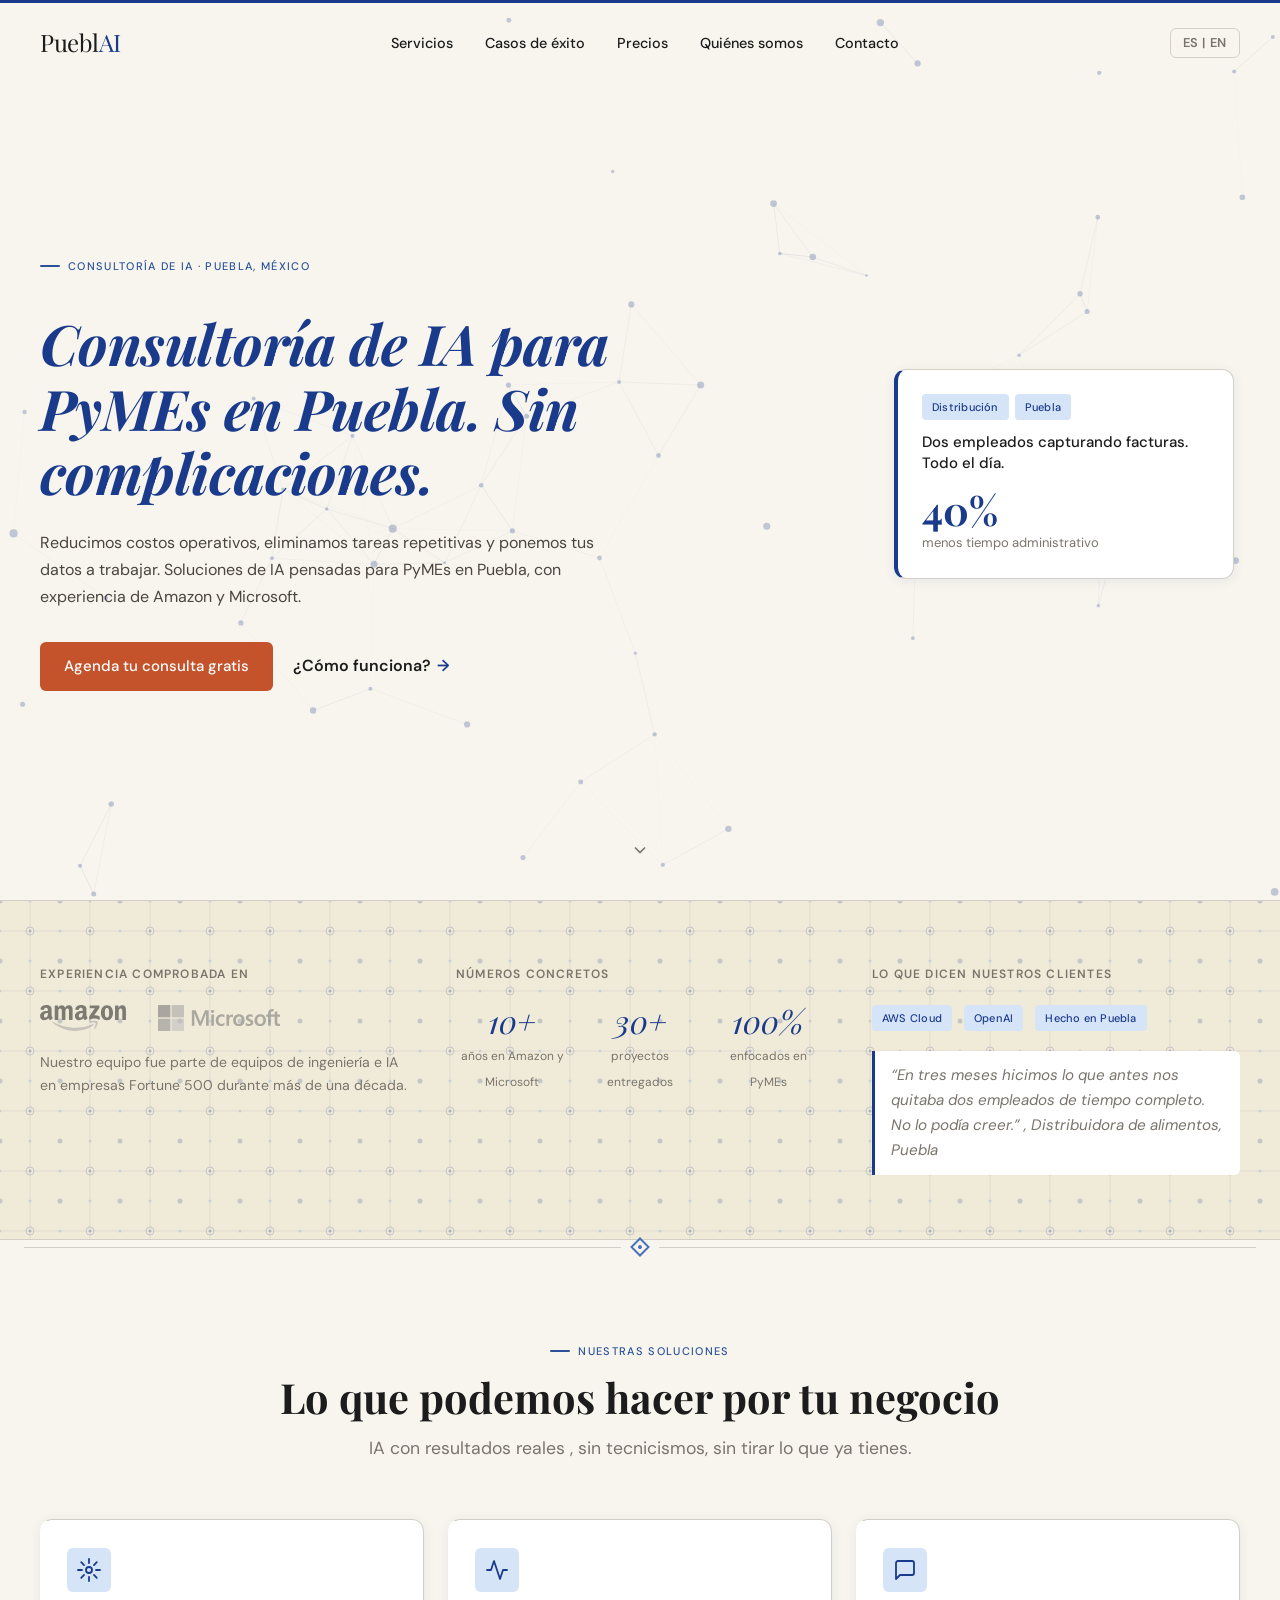
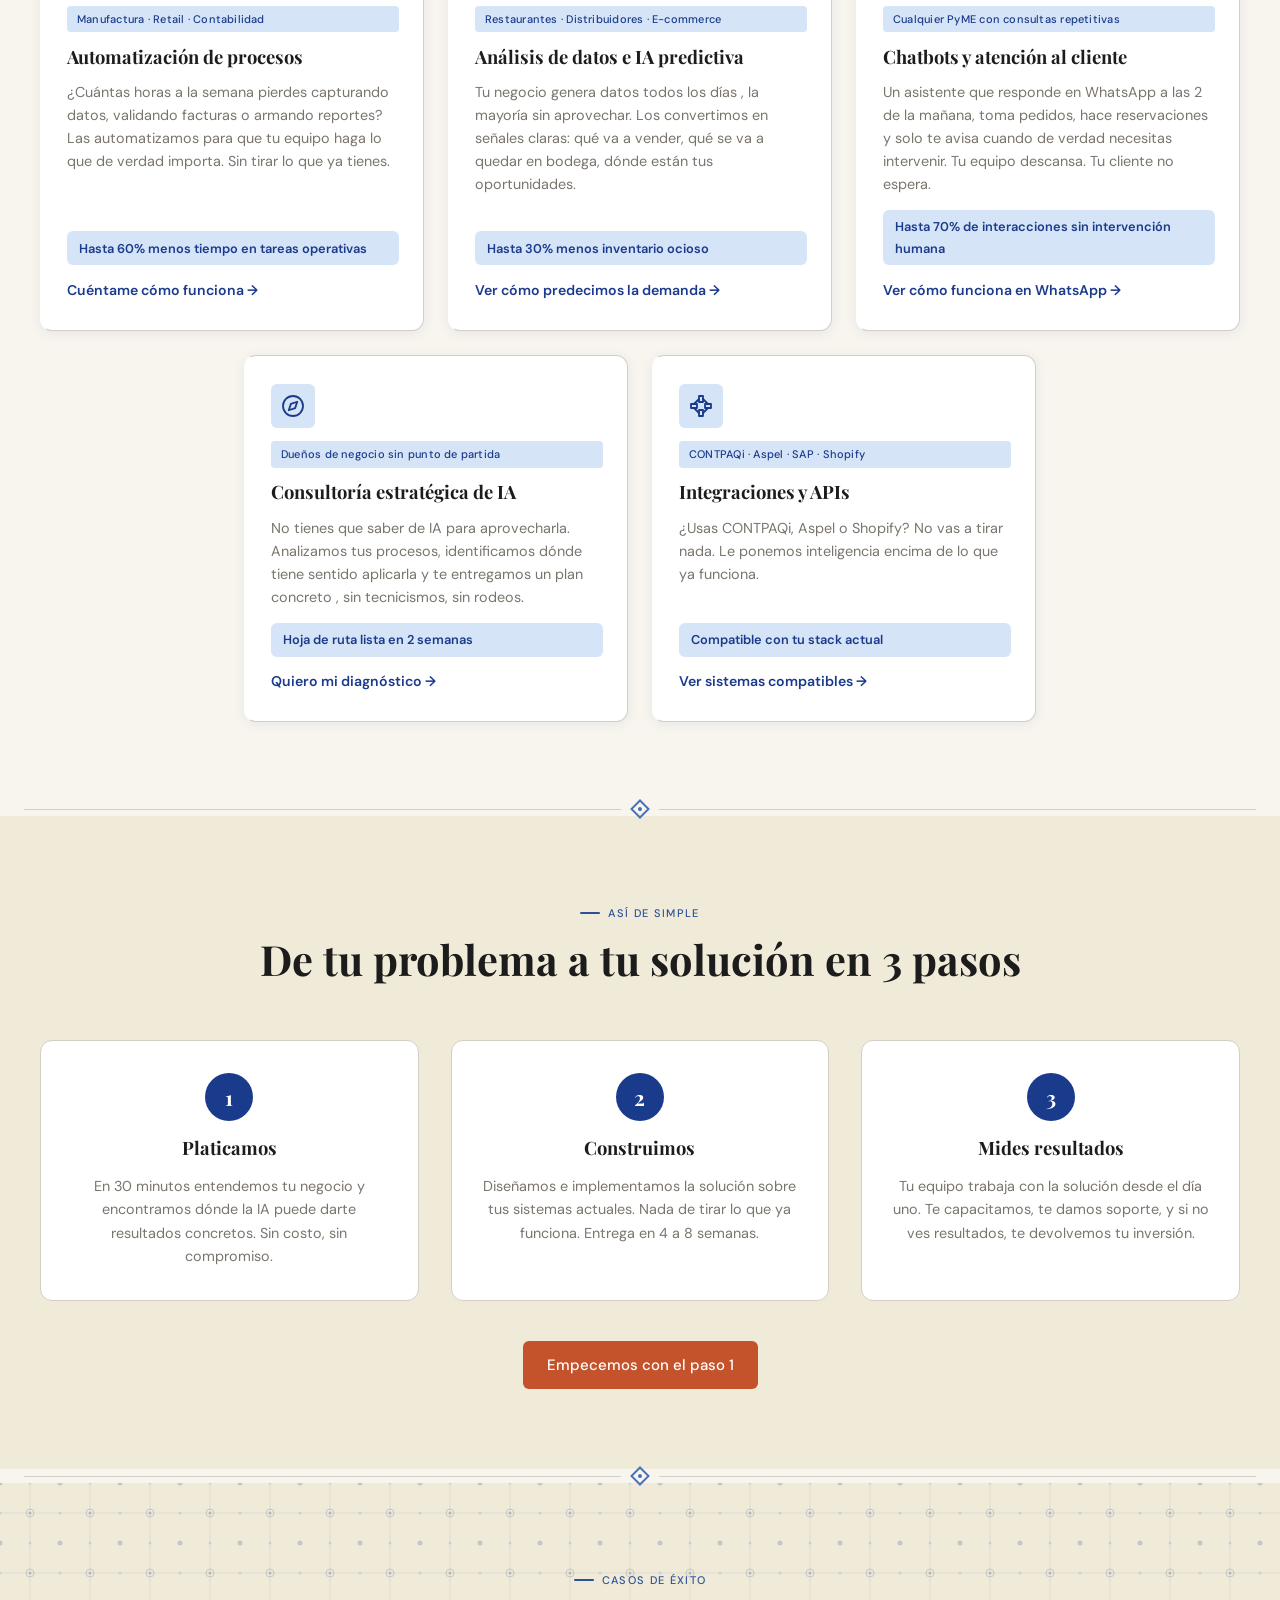
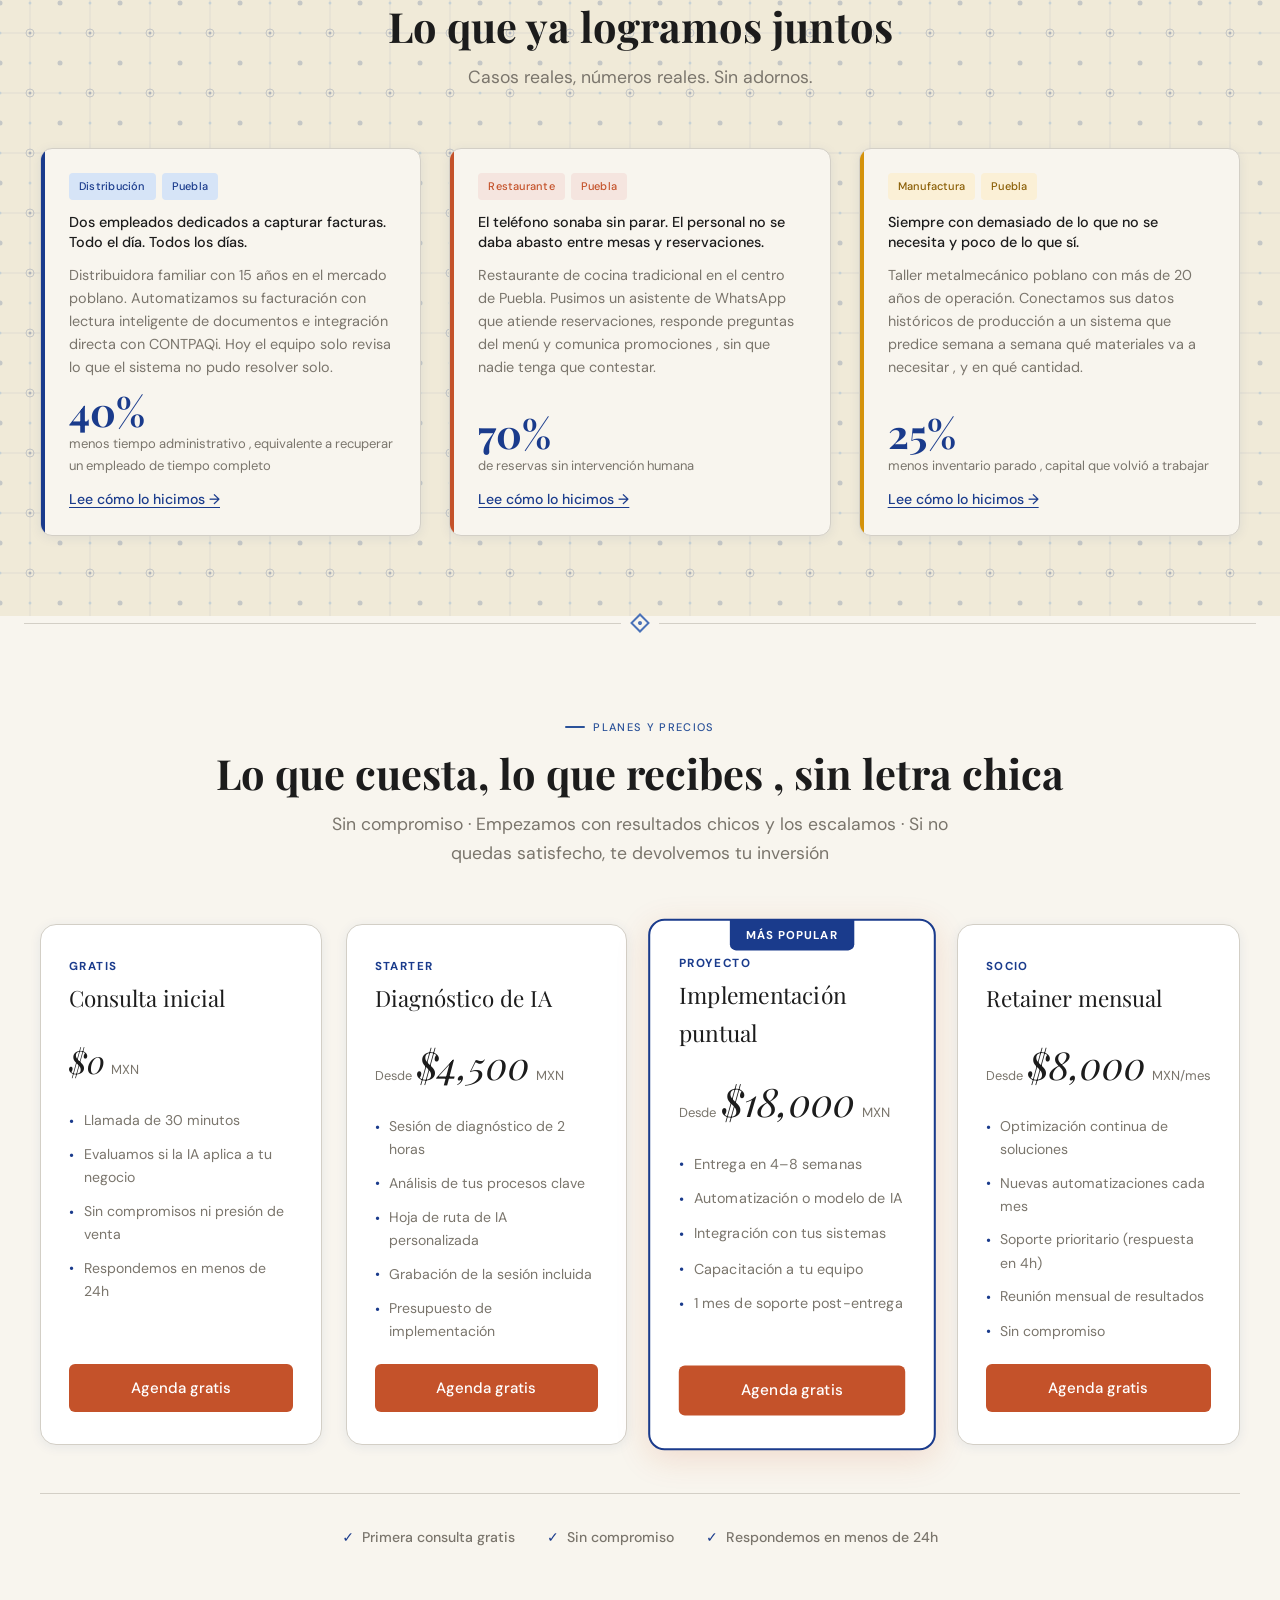
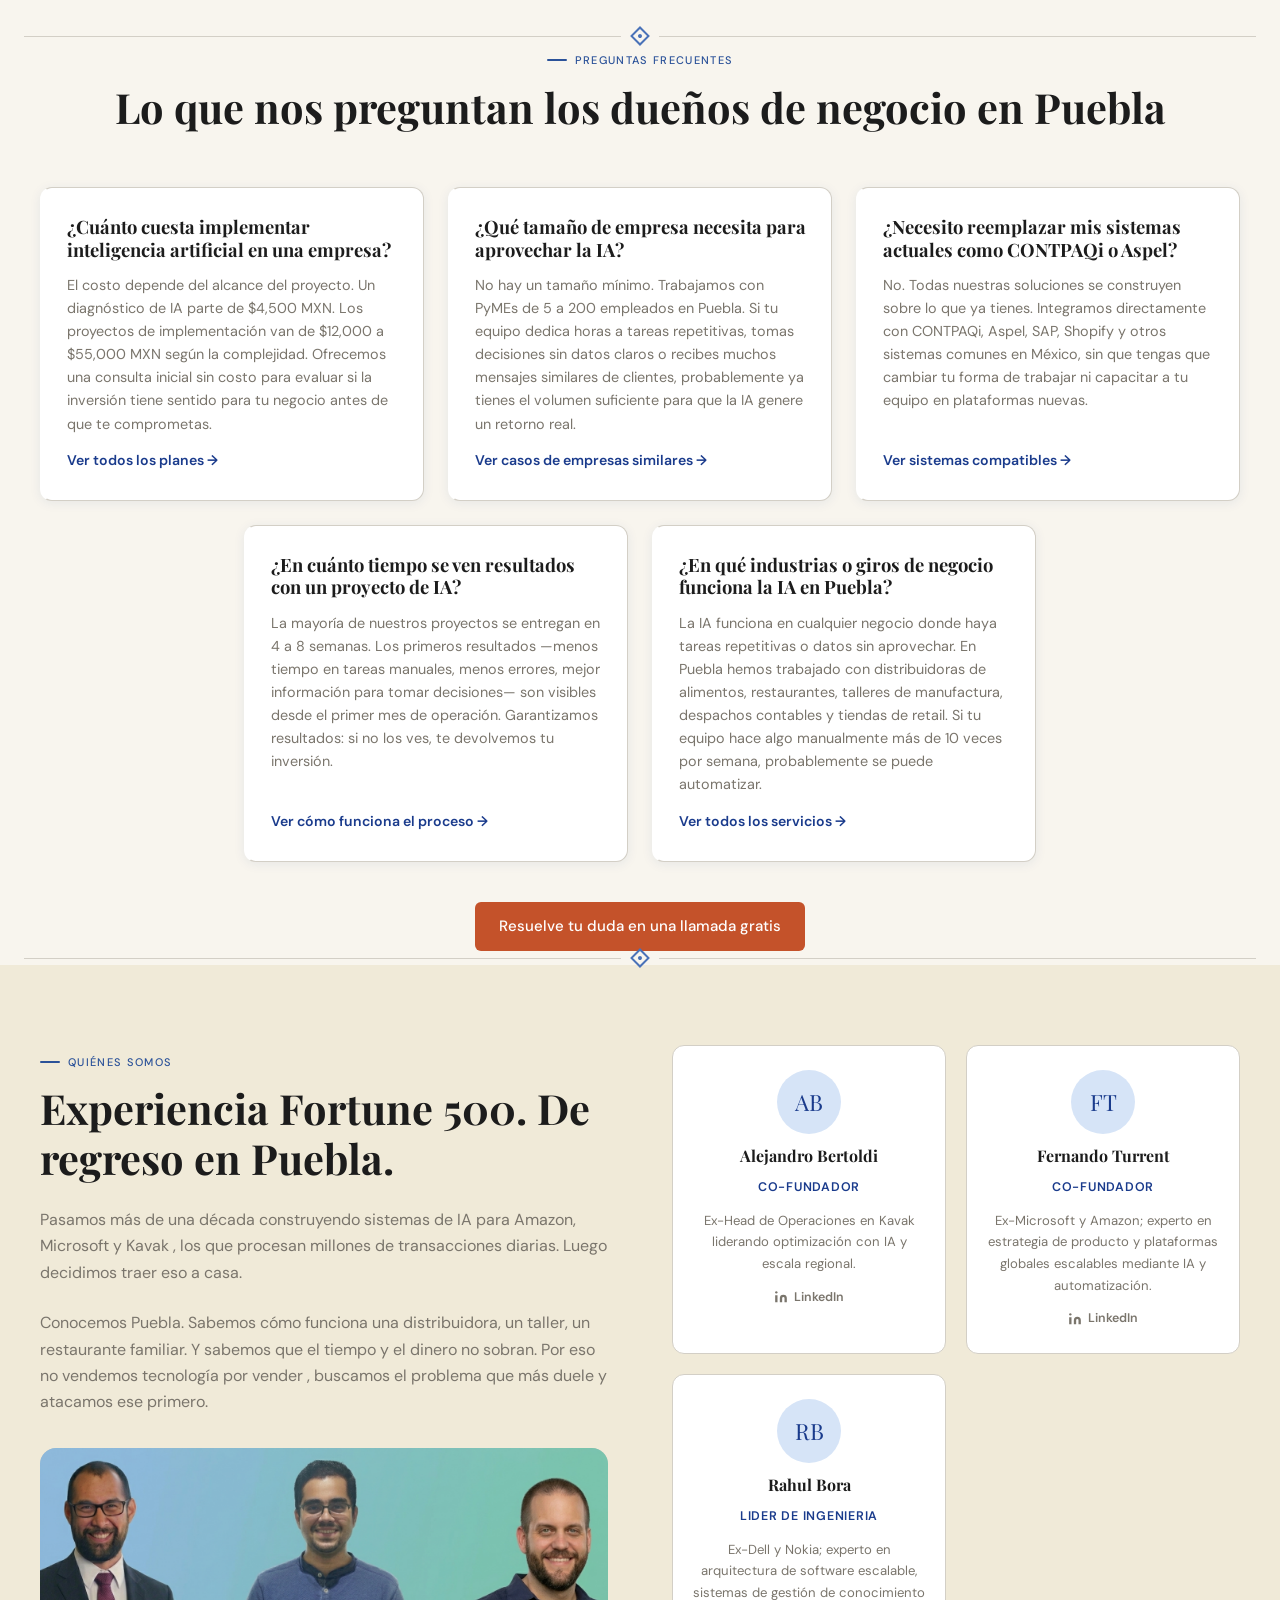
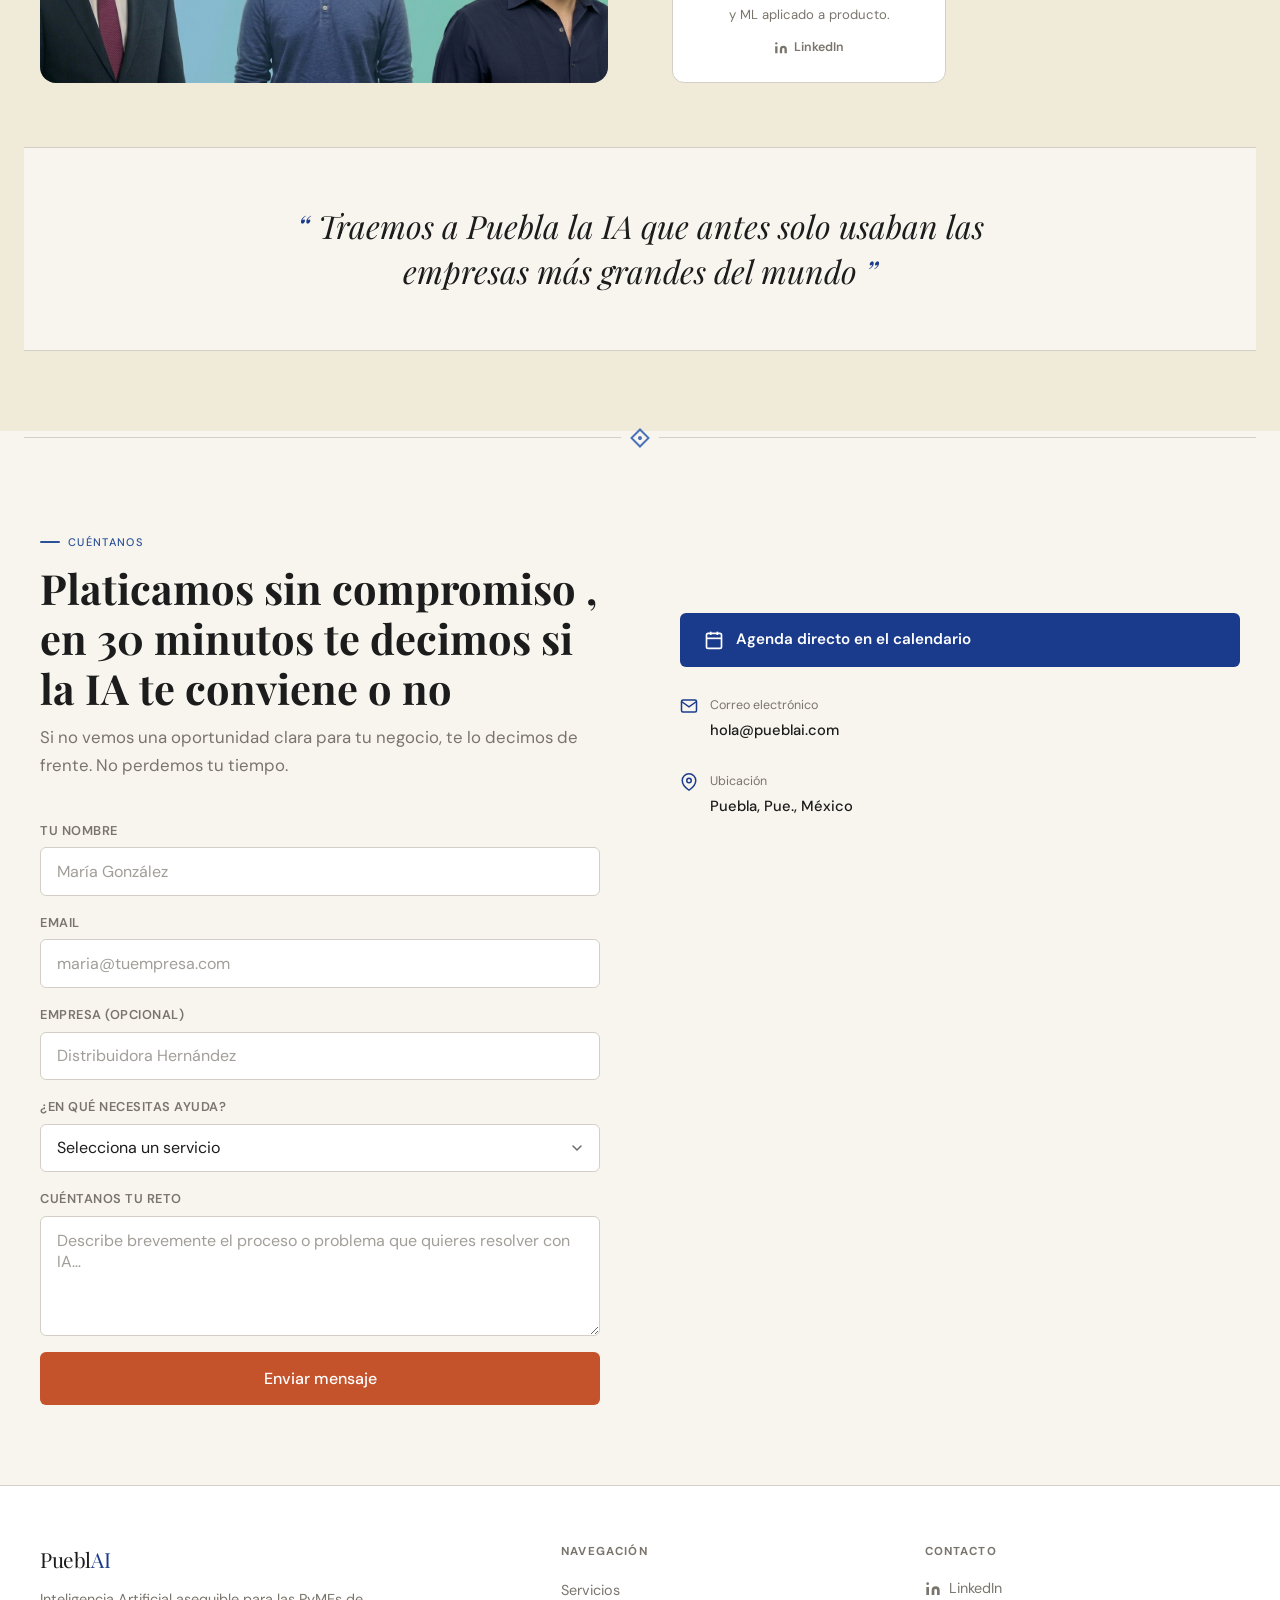
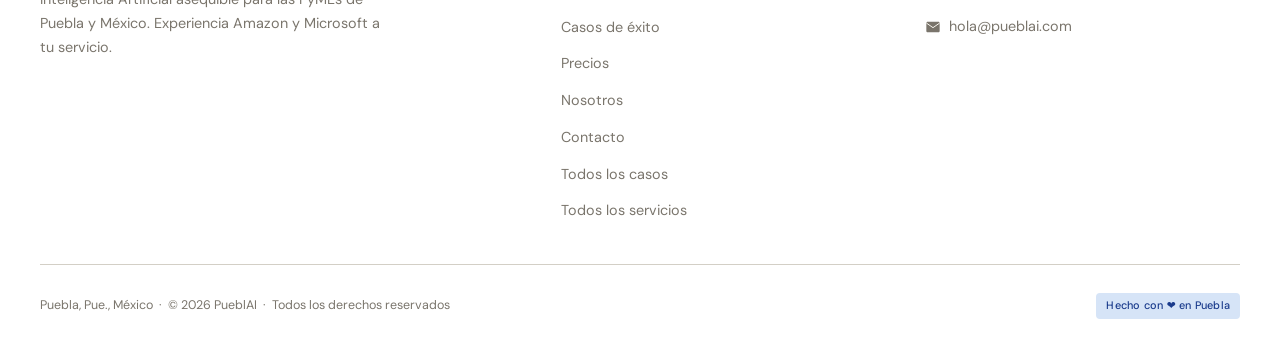
<file: index.html>
<!DOCTYPE html>
<html lang="es">
<head>
  <meta charset="UTF-8" />
  <meta name="viewport" content="width=device-width, initial-scale=1.0" />
  <title>Consultoría de Inteligencia Artificial en Puebla | PueblAI</title>
  <meta name="description" content="PueblAI ofrece consultoría e implementación de IA para PyMEs en Puebla. Automatización de procesos, chatbots y análisis predictivo con experiencia de Amazon y Microsoft. Primera consulta gratis." />

  <!-- Open Graph -->
  <meta property="og:title"       content="Consultoría de IA para PyMEs en Puebla | PueblAI" />
  <meta property="og:description" content="Automatización, análisis de datos y chatbots para PyMEs en Puebla. Experiencia de Amazon y Microsoft al servicio de tu negocio." />
  <meta property="og:type"        content="website" />
  <meta property="og:locale"      content="es_MX" />
  <meta property="og:url"         content="https://pueblai.com/" />
  <!-- TODO: Crear imagen de 1200×630 px para compartir en redes y descomentar:
  <meta property="og:image"        content="https://pueblai.com/img/og-home.jpg" />
  <meta property="og:image:width"  content="1200" />
  <meta property="og:image:height" content="630" />
  -->

  <!-- Twitter Card -->
  <meta name="twitter:card"        content="summary_large_image" />
  <meta name="twitter:title"       content="Consultoría de IA en Puebla para PyMEs | PueblAI" />
  <meta name="twitter:description" content="Automatización, análisis de datos y chatbots para PyMEs en Puebla. Primera consulta gratis." />
  <!-- TODO: <meta name="twitter:image" content="https://pueblai.com/img/og-home.jpg" /> -->

  <!-- TODO: Google Search Console — pega aquí el meta tag de verificación al registrarte:
  <meta name="google-site-verification" content="TU_CÓDIGO_AQUÍ" />
  -->

  <!-- Favicons -->
  <link rel="apple-touch-icon" sizes="180x180" href="apple-touch-icon.png" />
  <link rel="icon" type="image/png" sizes="32x32" href="favicon-32x32.png" />
  <link rel="icon" type="image/png" sizes="16x16" href="favicon-16x16.png" />
  <link rel="icon" type="image/x-icon" href="favicon.ico" />
  <link rel="manifest" href="site.webmanifest" />

  <!-- Google Fonts -->
  <link rel="preconnect" href="https://fonts.googleapis.com" />
  <link rel="preconnect" href="https://fonts.gstatic.com" crossorigin />
  <link href="https://fonts.googleapis.com/css2?family=Playfair+Display:ital,wght@0,700;1,700&family=DM+Sans:opsz,wght@9..40,400;9..40,500;9..40,600&display=swap" rel="stylesheet" />

  <link rel="stylesheet" href="css/styles.css" />

  <!-- Datos estructurados: servicio profesional local -->
  <script type="application/ld+json">
  {
    "@context": "https://schema.org",
    "@type": "ProfessionalService",
    "name": "PueblAI",
    "description": "Consultoría e implementación de inteligencia artificial para PyMEs en Puebla, México. Automatización de procesos, chatbots, análisis de datos e integraciones con CONTPAQi y Aspel.",
    "url": "https://pueblai.com",
    "email": "hola@pueblai.com",
    "image": "https://pueblai.com/assets/images/Team.png",
    "priceRange": "$$",
    "address": {
      "@type": "PostalAddress",
      "addressLocality": "Puebla",
      "addressRegion": "Puebla",
      "addressCountry": "MX"
    },
    "areaServed": {
      "@type": "City",
      "name": "Puebla"
    },
    "knowsLanguage": ["es", "en"],
    "founder": [
      {"@type": "Person", "name": "Alejandro Bertoldi"},
      {"@type": "Person", "name": "Fernando Turrent"},
      {"@type": "Person", "name": "Rahul Bora"}
    ]
  }
  </script>

  <!-- Datos estructurados: preguntas frecuentes -->
  <script type="application/ld+json">
  {
    "@context": "https://schema.org",
    "@type": "FAQPage",
    "mainEntity": [
      {
        "@type": "Question",
        "name": "¿Cuánto cuesta implementar inteligencia artificial en una empresa?",
        "acceptedAnswer": {
          "@type": "Answer",
          "text": "El costo depende del alcance del proyecto. Un diagnóstico de IA parte de $4,500 MXN. Los proyectos de implementación van de $12,000 a $55,000 MXN según la complejidad. En PueblAI ofrecemos una consulta inicial sin costo para evaluar si la inversión tiene sentido para tu negocio antes de que te comprometas."
        }
      },
      {
        "@type": "Question",
        "name": "¿Qué tamaño de empresa necesita para aprovechar la inteligencia artificial?",
        "acceptedAnswer": {
          "@type": "Answer",
          "text": "No hay un tamaño mínimo. Trabajamos con PyMEs de 5 a 200 empleados en Puebla. Si tu equipo dedica horas a tareas repetitivas, tomas decisiones sin datos claros o recibes muchos mensajes similares de clientes, probablemente ya tienes el volumen suficiente para que la IA genere un retorno real."
        }
      },
      {
        "@type": "Question",
        "name": "¿Necesito reemplazar mis sistemas actuales como CONTPAQi o Aspel para usar IA?",
        "acceptedAnswer": {
          "@type": "Answer",
          "text": "No. Todas nuestras soluciones se construyen sobre lo que ya tienes. Integramos directamente con CONTPAQi, Aspel, SAP, Shopify y otros sistemas comunes en México, sin que tengas que cambiar tu forma de trabajar ni capacitar a tu equipo en plataformas nuevas."
        }
      },
      {
        "@type": "Question",
        "name": "¿En cuánto tiempo se ven resultados con un proyecto de inteligencia artificial?",
        "acceptedAnswer": {
          "@type": "Answer",
          "text": "La mayoría de nuestros proyectos se entregan en 4 a 8 semanas. Los primeros resultados —menos tiempo en tareas manuales, menos errores, mejor información para tomar decisiones— son visibles desde el primer mes de operación. Garantizamos resultados: si no los ves, te devolvemos tu inversión."
        }
      },
      {
        "@type": "Question",
        "name": "¿En qué industrias o giros de negocio funciona la IA en Puebla?",
        "acceptedAnswer": {
          "@type": "Answer",
          "text": "La IA funciona en cualquier negocio donde haya tareas repetitivas o datos sin aprovechar. En Puebla hemos trabajado con distribuidoras de alimentos, restaurantes, talleres de manufactura, despachos contables y tiendas de retail. Si tu equipo hace algo manualmente más de 10 veces por semana, probablemente se puede automatizar."
        }
      }
    ]
  }
  </script>
</head>
<body>

  <!-- ═══════════════════════════════════════════
       NAVIGATION
  ═══════════════════════════════════════════ -->
  <nav class="site-nav" role="navigation" aria-label="Navegación principal">
    <div class="nav-inner">
      <a href="#hero" class="nav-logo" aria-label="PueblAI , Inicio">
        Puebl<span>AI</span>
      </a>

      <ul class="nav-links" role="list">
        <li><a href="#servicios" data-es="Servicios" data-en="Services">Servicios</a></li>
        <li><a href="#casos"     data-es="Casos de éxito"  data-en="Cases">Casos de éxito</a></li>
        <li><a href="#precios"   data-es="Precios"        data-en="Pricing">Precios</a></li>
        <li><a href="#nosotros"  data-es="Quiénes somos"  data-en="About">Quiénes somos</a></li>
        <li><a href="#contacto"  data-es="Contacto"  data-en="Contact">Contacto</a></li>
      </ul>

      <button id="lang-toggle" class="lang-toggle" aria-label="Cambiar idioma" aria-pressed="false">
        ES | EN
      </button>

      <button class="hamburger" aria-label="Abrir menú" aria-expanded="false">
        <span></span>
        <span></span>
        <span></span>
      </button>
    </div>
  </nav>

  <!-- Mobile nav overlay -->
  <div class="nav-overlay" role="dialog" aria-modal="true" aria-label="Menú de navegación">
    <button class="close-overlay" aria-label="Cerrar menú">&times;</button>
    <a href="#servicios" data-es="Servicios"  data-en="Services">Servicios</a>
    <a href="#casos"     data-es="Casos de éxito"  data-en="Cases">Casos de éxito</a>
    <a href="#precios"   data-es="Precios"        data-en="Pricing">Precios</a>
    <a href="#nosotros"  data-es="Quiénes somos"  data-en="About">Quiénes somos</a>
    <a href="#contacto"  data-es="Contacto"   data-en="Contact">Contacto</a>
  </div>

  <!-- ═══════════════════════════════════════════
       WHATSAPP FLOAT BUTTON
  ═══════════════════════════════════════════ -->
  <!-- WhatsApp float button - uncomment and replace number when ready
  <a href="https://wa.me/521234567890?text=Hola%2C%20me%20interesa%20una%20consulta%20gratuita%20de%20IA%20para%20mi%20negocio."
     class="whatsapp-float"
     target="_blank"
     rel="noopener noreferrer"
     aria-label="Contactar por WhatsApp">
    <svg viewBox="0 0 24 24" xmlns="http://www.w3.org/2000/svg" aria-hidden="true">
      <path d="M17.472 14.382c-.297-.149-1.758-.867-2.03-.967-.273-.099-.471-.148-.67.15-.197.297-.767.966-.94 1.164-.173.199-.347.223-.644.075-.297-.15-1.255-.463-2.39-1.475-.883-.788-1.48-1.761-1.653-2.059-.173-.297-.018-.458.13-.606.134-.133.298-.347.446-.52.149-.174.198-.298.298-.497.099-.198.05-.371-.025-.52-.075-.149-.669-1.612-.916-2.207-.242-.579-.487-.5-.669-.51-.173-.008-.371-.01-.57-.01-.198 0-.52.074-.792.372-.272.297-1.04 1.016-1.04 2.479 0 1.462 1.065 2.875 1.213 3.074.149.198 2.096 3.2 5.077 4.487.709.306 1.262.489 1.694.625.712.227 1.36.195 1.871.118.571-.085 1.758-.719 2.006-1.413.248-.694.248-1.289.173-1.413-.074-.124-.272-.198-.57-.347m-5.421 7.403h-.004a9.87 9.87 0 01-5.031-1.378l-.361-.214-3.741.982.998-3.648-.235-.374a9.86 9.86 0 01-1.51-5.26c.001-5.45 4.436-9.884 9.888-9.884 2.64 0 5.122 1.03 6.988 2.898a9.825 9.825 0 012.893 6.994c-.003 5.45-4.437 9.884-9.885 9.884m8.413-18.297A11.815 11.815 0 0012.05 0C5.495 0 .16 5.335.157 11.892c0 2.096.547 4.142 1.588 5.945L.057 24l6.305-1.654a11.882 11.882 0 005.683 1.448h.005c6.554 0 11.89-5.335 11.893-11.893a11.821 11.821 0 00-3.48-8.413z"/>
    </svg>
  </a>
  -->

  <main>

    <!-- ═══════════════════════════════════════════
         SECTION 01 , HERO
    ═══════════════════════════════════════════ -->
    <section id="hero" aria-label="Inicio" style="position: relative;">
      <canvas id="hero-particles" aria-hidden="true"></canvas>
      <div class="hero-inner">

        <!-- Left column -->
        <div class="hero-left">
          <span class="section-eyebrow fade-in" data-es="Consultoría de IA · Puebla, México" data-en="AI Consulting · Puebla, México">
            Consultoría de IA · Puebla, México
          </span>

          <h1 class="fade-in" style="transition-delay: 0.1s;">
            <em data-es="Consultoría de IA para PyMEs en Puebla. Sin complicaciones." data-en="AI consulting for SMBs in Puebla. No complications.">
              Consultoría de IA para PyMEs en Puebla. Sin complicaciones.
            </em>
          </h1>

          <p class="fade-in" style="transition-delay: 0.2s;"
             data-es="Reducimos costos operativos, eliminamos tareas repetitivas y ponemos tus datos a trabajar. Soluciones de IA pensadas para PyMEs en Puebla, con experiencia de Amazon y Microsoft."
             data-en="We reduce operational costs, eliminate repetitive tasks and put your data to work. AI solutions designed for SMBs in Puebla, backed by Amazon and Microsoft experience.">
            Reducimos costos operativos, eliminamos tareas repetitivas y ponemos tus datos a trabajar. Soluciones de IA pensadas para PyMEs en Puebla, con experiencia de Amazon y Microsoft.
          </p>

          <div class="hero-ctas fade-in" style="transition-delay: 0.3s;">
            <a href="#contacto" class="btn-primary"
               data-es="Agenda tu consulta gratis" data-en="Book your free consultation">
              Agenda tu consulta gratis
            </a>
            <a href="#como-funciona" class="secondary-link"
               data-es="¿Cómo funciona?" data-en="How does it work?">
              ¿Cómo funciona?
            </a>
          </div>
        </div>

        <!-- Right column , caso de éxito flotante -->
        <div class="hero-right fade-in" style="transition-delay: 0.4s;">
          <div class="hero__card">
            <div class="hero__card-tag">
              <span class="badge badge--cobalt"
                    data-es="Distribución" data-en="Distribution">Distribución</span>
              <span class="badge badge--cobalt"
                    data-es="Puebla" data-en="Puebla">Puebla</span>
            </div>
            <p class="hero__card-problem"
               data-es="Dos empleados capturando facturas. Todo el día."
               data-en="Two employees entering invoices. All day long.">
              Dos empleados capturando facturas. Todo el día.
            </p>
            <div class="hero__card-metric">
              <span class="hero__card-number">40%</span>
              <span class="hero__card-label"
                    data-es="menos tiempo administrativo"
                    data-en="less administrative time">
                menos tiempo administrativo
              </span>
            </div>
          </div>
        </div>

      </div>

      <!-- Scroll indicator -->
      <div class="scroll-indicator" aria-hidden="true">
        <svg viewBox="0 0 24 24" stroke-width="2">
          <polyline points="6 9 12 15 18 9"/>
        </svg>
      </div>
    </section>


    <!-- ═══════════════════════════════════════════
         SECTION 02 , TRUST SIGNALS
    ═══════════════════════════════════════════ -->
    <section id="credibilidad" aria-label="Credenciales y experiencia">
      <div class="credibilidad-inner">

        <!-- Col 1: Company logos -->
        <div class="trust-col fade-in">
          <span class="trust-col-title"
                data-es="Experiencia comprobada en" data-en="Proven experience at">
            Experiencia comprobada en
          </span>
          <div class="company-logos">
            <img src="img/amazon-logo.svg" alt="Amazon" class="company-logo-img" />
            <img src="img/microsoft-logo.svg" alt="Microsoft" class="company-logo-img" />
          </div>
          <p class="trust-caption"
             data-es="Nuestro equipo fue parte de equipos de ingeniería e IA en empresas Fortune 500 durante más de una década."
             data-en="Our team was part of engineering and AI teams at Fortune 500 companies for over a decade.">
            Nuestro equipo fue parte de equipos de ingeniería e IA en empresas Fortune 500 durante más de una década.
          </p>
        </div>

        <!-- Col 2: Key metrics -->
        <div class="trust-col fade-in" style="transition-delay: 0.1s;">
          <span class="trust-col-title"
                data-es="Números concretos" data-en="Concrete numbers">
            Números concretos
          </span>
          <div class="stat-row">
            <div class="stat-item">
              <span class="metric-num">10+</span>
              <span class="stat-sub"
                    data-es="años en Amazon y Microsoft" data-en="years at Amazon &amp; Microsoft">
                años en Amazon y Microsoft
              </span>
            </div>
            <div class="stat-item">
              <span class="metric-num">30+</span>
              <span class="stat-sub"
                    data-es="proyectos entregados" data-en="projects delivered">
                proyectos entregados
              </span>
            </div>
            <div class="stat-item">
              <span class="metric-num">100%</span>
              <span class="stat-sub"
                    data-es="enfocados en PyMEs" data-en="focused on SMBs">
                enfocados en PyMEs
              </span>
            </div>
          </div>
        </div>

        <!-- Col 3: Pull quote / certifications -->
        <div class="trust-col fade-in" style="transition-delay: 0.2s;">
          <span class="trust-col-title"
                data-es="Lo que dicen nuestros clientes" data-en="What our clients say">
            Lo que dicen nuestros clientes
          </span>
          <!-- REPLACE: AWS Partner / Google Cloud badge or real client logo -->
          <div class="cert-badges">
            <span class="tag">AWS Cloud</span>
            <span class="tag">OpenAI</span>
            <span class="tag">Hecho en Puebla</span>
          </div>
          <blockquote class="pull-quote"
                      data-es="&ldquo;En tres meses hicimos lo que antes nos quitaba dos empleados de tiempo completo. No lo podía creer.&rdquo; , Distribuidora de alimentos, Puebla"
                      data-en="&ldquo;In three months we did what used to take two full-time employees. I couldn't believe it.&rdquo; , Food distributor, Puebla">
            &ldquo;En tres meses hicimos lo que antes nos quitaba dos empleados de tiempo completo. No lo podía creer.&rdquo; , Distribuidora de alimentos, Puebla
          </blockquote>
        </div>

      </div>
    </section>

    <div class="divider-talavera" aria-hidden="true">
      <div class="divider-talavera__line"></div>
      <div class="divider-talavera__diamond"></div>
      <div class="divider-talavera__line"></div>
    </div>

    <!-- ═══════════════════════════════════════════
         SECTION 03 , SERVICES
    ═══════════════════════════════════════════ -->
    <section id="servicios" aria-label="Servicios de IA">
      <div class="section-inner">
        <div class="section-header fade-in">
          <span class="section-eyebrow"
                data-es="Nuestras soluciones" data-en="Our solutions">
            Nuestras soluciones
          </span>
          <h2 data-es="Lo que podemos hacer por tu negocio"
              data-en="What we can do for your business">
            Lo que podemos hacer por tu negocio
          </h2>
          <p data-es="IA con resultados reales , sin tecnicismos, sin tirar lo que ya tienes."
             data-en="AI with real results , no jargon, no ripping out what works.">
            IA con resultados reales , sin tecnicismos, sin tirar lo que ya tienes.
          </p>
        </div>

        <div class="services-grid">

          <!-- Card 1: Process automation -->
          <article class="service-card fade-in">
            <div class="service-icon" aria-hidden="true">
              <svg viewBox="0 0 24 24"><circle cx="12" cy="12" r="3"/><path d="M12 1v4M12 19v4M4.22 4.22l2.83 2.83M16.95 16.95l2.83 2.83M1 12h4M19 12h4M4.22 19.78l2.83-2.83M16.95 7.05l2.83-2.83"/></svg>
            </div>
            <span class="tag" data-es="Manufactura · Retail · Contabilidad"
                              data-en="Manufacturing · Retail · Accounting">
              Manufactura · Retail · Contabilidad
            </span>
            <h3 data-es="Automatización de procesos"
                data-en="Process automation">
              Automatización de procesos
            </h3>
            <p data-es="¿Cuántas horas a la semana pierdes capturando datos, validando facturas o armando reportes? Las automatizamos para que tu equipo haga lo que de verdad importa. Sin tirar lo que ya tienes."
               data-en="How many hours a week do you lose entering data, validating invoices or building reports? We automate them so your team can do what actually matters. Without replacing what you have.">
              ¿Cuántas horas a la semana pierdes capturando datos, validando facturas o armando reportes? Las automatizamos para que tu equipo haga lo que de verdad importa. Sin tirar lo que ya tienes.
            </p>
            <span class="service-outcome"
                  data-es="Hasta 60% menos tiempo en tareas operativas"
                  data-en="Up to 60% less time on operational tasks">
              Hasta 60% menos tiempo en tareas operativas
            </span>
            <a href="servicios.html#automatizacion" class="service-link"
               data-es="Cuéntame cómo funciona →" data-en="Tell me how it works →">
              Cuéntame cómo funciona →
            </a>
          </article>

          <!-- Card 2: Data analytics & predictive AI -->
          <article class="service-card fade-in" style="transition-delay: 0.05s;">
            <div class="service-icon" aria-hidden="true">
              <svg viewBox="0 0 24 24"><polyline points="22 12 18 12 15 21 9 3 6 12 2 12"/></svg>
            </div>
            <span class="tag" data-es="Restaurantes · Distribuidores · E-commerce"
                              data-en="Restaurants · Distributors · E-commerce">
              Restaurantes · Distribuidores · E-commerce
            </span>
            <h3 data-es="Análisis de datos e IA predictiva"
                data-en="Data analytics &amp; predictive AI">
              Análisis de datos e IA predictiva
            </h3>
            <p data-es="Tu negocio genera datos todos los días , la mayoría sin aprovechar. Los convertimos en señales claras: qué va a vender, qué se va a quedar en bodega, dónde están tus oportunidades."
               data-en="Your business generates data every day , most of it untapped. We turn it into clear signals: what will sell, what will sit in the warehouse, where your opportunities are.">
              Tu negocio genera datos todos los días , la mayoría sin aprovechar. Los convertimos en señales claras: qué va a vender, qué se va a quedar en bodega, dónde están tus oportunidades.
            </p>
            <span class="service-outcome"
                  data-es="Hasta 30% menos inventario ocioso"
                  data-en="Up to 30% less idle inventory">
              Hasta 30% menos inventario ocioso
            </span>
            <a href="servicios.html#analitica" class="service-link"
               data-es="Ver cómo predecimos la demanda →" data-en="See how we predict demand →">
              Ver cómo predecimos la demanda →
            </a>
          </article>

          <!-- Card 3: Chatbots -->
          <article class="service-card fade-in" style="transition-delay: 0.10s;">
            <div class="service-icon" aria-hidden="true">
              <svg viewBox="0 0 24 24"><path d="M21 15a2 2 0 0 1-2 2H7l-4 4V5a2 2 0 0 1 2-2h14a2 2 0 0 1 2 2z"/></svg>
            </div>
            <span class="tag" data-es="Cualquier PyME con consultas repetitivas"
                              data-en="Any SMB with repetitive inquiries">
              Cualquier PyME con consultas repetitivas
            </span>
            <h3 data-es="Chatbots y atención al cliente"
                data-en="Chatbots &amp; customer service">
              Chatbots y atención al cliente
            </h3>
            <p data-es="Un asistente que responde en WhatsApp a las 2 de la mañana, toma pedidos, hace reservaciones y solo te avisa cuando de verdad necesitas intervenir. Tu equipo descansa. Tu cliente no espera."
               data-en="An assistant that replies on WhatsApp at 2 in the morning, takes orders, makes reservations and only alerts you when you truly need to step in. Your team rests. Your customer doesn't wait.">
              Un asistente que responde en WhatsApp a las 2 de la mañana, toma pedidos, hace reservaciones y solo te avisa cuando de verdad necesitas intervenir. Tu equipo descansa. Tu cliente no espera.
            </p>
            <span class="service-outcome"
                  data-es="Hasta 70% de interacciones sin intervención humana"
                  data-en="Up to 70% of interactions without human intervention">
              Hasta 70% de interacciones sin intervención humana
            </span>
            <a href="servicios.html#chatbots" class="service-link"
               data-es="Ver cómo funciona en WhatsApp →" data-en="See how it works on WhatsApp →">
              Ver cómo funciona en WhatsApp →
            </a>
          </article>

          <!-- Card 4: Strategic consulting -->
          <article class="service-card fade-in" style="transition-delay: 0.15s;">
            <div class="service-icon" aria-hidden="true">
              <svg viewBox="0 0 24 24"><circle cx="12" cy="12" r="10"/><polygon points="16.24 7.76 14.12 14.12 7.76 16.24 9.88 9.88 16.24 7.76"/></svg>
            </div>
            <span class="tag" data-es="Dueños de negocio sin punto de partida"
                              data-en="Business owners new to AI">
              Dueños de negocio sin punto de partida
            </span>
            <h3 data-es="Consultoría estratégica de IA"
                data-en="Strategic AI consulting">
              Consultoría estratégica de IA
            </h3>
            <p data-es="No tienes que saber de IA para aprovecharla. Analizamos tus procesos, identificamos dónde tiene sentido aplicarla y te entregamos un plan concreto , sin tecnicismos, sin rodeos."
               data-en="You don't need to know AI to benefit from it. We analyze your processes, identify where it makes sense to apply it and hand you a concrete plan , no jargon, no runaround.">
              No tienes que saber de IA para aprovecharla. Analizamos tus procesos, identificamos dónde tiene sentido aplicarla y te entregamos un plan concreto , sin tecnicismos, sin rodeos.
            </p>
            <span class="service-outcome"
                  data-es="Hoja de ruta lista en 2 semanas"
                  data-en="Roadmap ready in 2 weeks">
              Hoja de ruta lista en 2 semanas
            </span>
            <a href="servicios.html#consultoria" class="service-link"
               data-es="Quiero mi diagnóstico →" data-en="I want my diagnostic →">
              Quiero mi diagnóstico →
            </a>
          </article>

          <!-- Card 5: Integrations -->
          <article class="service-card fade-in" style="transition-delay: 0.20s;">
            <div class="service-icon" aria-hidden="true">
              <svg viewBox="0 0 24 24"><path d="M10 2h4v6h-4V2zM2 10h6v4H2v-4zM16 10h6v4h-6v-4zM10 16h4v6h-4v-6z"/><line x1="14" y1="5" x2="19" y2="10"/><line x1="5" y1="10" x2="10" y2="5"/><line x1="14" y1="19" x2="19" y2="14"/><line x1="5" y1="14" x2="10" y2="19"/></svg>
            </div>
            <span class="tag" data-es="CONTPAQi · Aspel · SAP · Shopify"
                              data-en="CONTPAQi · Aspel · SAP · Shopify">
              CONTPAQi · Aspel · SAP · Shopify
            </span>
            <h3 data-es="Integraciones y APIs"
                data-en="Integrations &amp; APIs">
              Integraciones y APIs
            </h3>
            <p data-es="¿Usas CONTPAQi, Aspel o Shopify? No vas a tirar nada. Le ponemos inteligencia encima de lo que ya funciona."
               data-en="Using CONTPAQi, Aspel or Shopify? You're not throwing anything out. We put intelligence on top of what already works.">
              ¿Usas CONTPAQi, Aspel o Shopify? No vas a tirar nada. Le ponemos inteligencia encima de lo que ya funciona.
            </p>
            <span class="service-outcome"
                  data-es="Compatible con tu stack actual"
                  data-en="Compatible with your current stack">
              Compatible con tu stack actual
            </span>
            <a href="servicios.html#integraciones" class="service-link"
               data-es="Ver sistemas compatibles →" data-en="See compatible systems →">
              Ver sistemas compatibles →
            </a>
          </article>

        </div>
      </div>
    </section>

    <div class="divider-talavera" aria-hidden="true">
      <div class="divider-talavera__line"></div>
      <div class="divider-talavera__diamond"></div>
      <div class="divider-talavera__line"></div>
    </div>

    <!-- ═══════════════════════════════════════════
         SECTION 03b , CÓMO FUNCIONA
    ═══════════════════════════════════════════ -->
    <section id="como-funciona" aria-label="Cómo funciona">
      <div class="section-inner">
        <div class="section-header fade-in">
          <span class="section-eyebrow"
                data-es="Así de simple" data-en="It's that simple">
            Así de simple
          </span>
          <h2 data-es="De tu problema a tu solución en 3 pasos"
              data-en="From your problem to your solution in 3 steps">
            De tu problema a tu solución en 3 pasos
          </h2>
        </div>

        <div class="steps-grid">
          <div class="step-card fade-in">
            <span class="step-number">1</span>
            <h3 data-es="Platicamos" data-en="We talk">Platicamos</h3>
            <p data-es="En 30 minutos entendemos tu negocio y encontramos dónde la IA puede darte resultados concretos. Sin costo, sin compromiso."
               data-en="In 30 minutes we understand your business and find where AI can deliver concrete results. Free, no strings attached.">
              En 30 minutos entendemos tu negocio y encontramos dónde la IA puede darte resultados concretos. Sin costo, sin compromiso.
            </p>
          </div>
          <div class="step-card fade-in" style="transition-delay:0.1s;">
            <span class="step-number">2</span>
            <h3 data-es="Construimos" data-en="We build">Construimos</h3>
            <p data-es="Diseñamos e implementamos la solución sobre tus sistemas actuales. Nada de tirar lo que ya funciona. Entrega en 4 a 8 semanas."
               data-en="We design and implement the solution on top of your current systems. No ripping out what works. Delivery in 4 to 8 weeks.">
              Diseñamos e implementamos la solución sobre tus sistemas actuales. Nada de tirar lo que ya funciona. Entrega en 4 a 8 semanas.
            </p>
          </div>
          <div class="step-card fade-in" style="transition-delay:0.2s;">
            <span class="step-number">3</span>
            <h3 data-es="Mides resultados" data-en="You measure results">Mides resultados</h3>
            <p data-es="Tu equipo trabaja con la solución desde el día uno. Te capacitamos, te damos soporte, y si no ves resultados, te devolvemos tu inversión."
               data-en="Your team works with the solution from day one. We train you, support you, and if you don't see results, we refund your investment.">
              Tu equipo trabaja con la solución desde el día uno. Te capacitamos, te damos soporte, y si no ves resultados, te devolvemos tu inversión.
            </p>
          </div>
        </div>

        <div class="steps-cta fade-in" style="transition-delay:0.3s;">
          <a href="#contacto" class="btn-primary"
             data-es="Empecemos con el paso 1" data-en="Let's start with step 1">
            Empecemos con el paso 1
          </a>
        </div>
      </div>
    </section>

    <div class="divider-talavera" aria-hidden="true">
      <div class="divider-talavera__line"></div>
      <div class="divider-talavera__diamond"></div>
      <div class="divider-talavera__line"></div>
    </div>

    <!-- ═══════════════════════════════════════════
         SECTION 04 , CASE STUDIES
    ═══════════════════════════════════════════ -->
    <section id="casos" aria-label="Casos de éxito">
      <div class="section-inner">
        <div class="section-header fade-in">
          <span class="section-eyebrow"
                data-es="Casos de éxito" data-en="Success stories">
            Casos de éxito
          </span>
          <h2 data-es="Lo que ya logramos juntos"
              data-en="What we've already achieved together">
            Lo que ya logramos juntos
          </h2>
          <p data-es="Casos reales, números reales. Sin adornos."
             data-en="Real cases, real numbers. No fluff.">
            Casos reales, números reales. Sin adornos.
          </p>
        </div>

        <div class="cases-grid">

          <!-- Case 1 , Distribución -->
          <article class="case-card fade-in">
            <div class="case-card__accent" style="background: var(--color-cobalt);" aria-hidden="true"></div>
            <div class="case-card__body">
              <div class="case-card__tags">
                <span class="badge badge--cobalt"
                      data-es="Distribución" data-en="Distribution">Distribución</span>
                <span class="badge badge--cobalt"
                      data-es="Puebla" data-en="Puebla">Puebla</span>
              </div>
              <p class="case-card__problem"
                 data-es="Dos empleados dedicados a capturar facturas. Todo el día. Todos los días."
                 data-en="Two employees doing nothing but entering invoices. All day. Every day.">
                Dos empleados dedicados a capturar facturas. Todo el día. Todos los días.
              </p>
              <p class="case-card__solution"
                 data-es="Distribuidora familiar con 15 años en el mercado poblano. Automatizamos su facturación con lectura inteligente de documentos e integración directa con CONTPAQi. Hoy el equipo solo revisa lo que el sistema no pudo resolver solo."
                 data-en="Family distributor with 15 years in the Puebla market. We automated their invoicing with intelligent document reading and direct CONTPAQi integration. Today the team only reviews what the system couldn't handle on its own.">
                Distribuidora familiar con 15 años en el mercado poblano. Automatizamos su facturación con lectura inteligente de documentos e integración directa con CONTPAQi. Hoy el equipo solo revisa lo que el sistema no pudo resolver solo.
              </p>
              <div class="case-card__metric">
                <span class="case-card__number">40%</span>
                <span class="case-card__metric-label"
                      data-es="menos tiempo administrativo , equivalente a recuperar un empleado de tiempo completo"
                      data-en="less administrative time , equivalent to recovering one full-time employee">
                  menos tiempo administrativo , equivalente a recuperar un empleado de tiempo completo
                </span>
              </div>
              <a href="casos.html#distribuidora-alimentos" class="case-link"
                 data-es="Leer cómo lo hicimos →" data-en="Read how we did it →">
                Lee cómo lo hicimos →
              </a>
            </div>
          </article>

          <!-- Case 2 , Restaurante -->
          <article class="case-card fade-in" style="transition-delay: 0.1s;">
            <div class="case-card__accent" style="background: var(--color-terracotta);" aria-hidden="true"></div>
            <div class="case-card__body">
              <div class="case-card__tags">
                <span class="badge badge--terra"
                      data-es="Restaurante" data-en="Restaurant">Restaurante</span>
                <span class="badge badge--terra"
                      data-es="Puebla" data-en="Puebla">Puebla</span>
              </div>
              <p class="case-card__problem"
                 data-es="El teléfono sonaba sin parar. El personal no daba abasto entre mesas y reservaciones."
                 data-en="The phone rang nonstop. Staff couldn't keep up with tables and reservations at the same time.">
                El teléfono sonaba sin parar. El personal no se daba abasto entre mesas y reservaciones.
              </p>
              <p class="case-card__solution"
                 data-es="Restaurante de cocina tradicional en el centro de Puebla. Pusimos un asistente de WhatsApp que atiende reservaciones, responde preguntas del menú y comunica promociones , sin que nadie tenga que contestar."
                 data-en="Traditional cuisine restaurant in downtown Puebla. We set up a WhatsApp assistant that handles reservations, answers menu questions and communicates promotions , without anyone having to pick up.">
                Restaurante de cocina tradicional en el centro de Puebla. Pusimos un asistente de WhatsApp que atiende reservaciones, responde preguntas del menú y comunica promociones , sin que nadie tenga que contestar.
              </p>
              <div class="case-card__metric">
                <span class="case-card__number">70%</span>
                <span class="case-card__metric-label"
                      data-es="de reservas sin intervención humana"
                      data-en="of reservations without human intervention">
                  de reservas sin intervención humana
                </span>
              </div>
              <a href="casos.html#restaurante-puebla" class="case-link"
                 data-es="Leer cómo lo hicimos →" data-en="Read how we did it →">
                Lee cómo lo hicimos →
              </a>
            </div>
          </article>

          <!-- Case 3 , Manufactura -->
          <article class="case-card fade-in" style="transition-delay: 0.2s;">
            <div class="case-card__accent" style="background: var(--color-amber);" aria-hidden="true"></div>
            <div class="case-card__body">
              <div class="case-card__tags">
                <span class="badge badge--amber"
                      data-es="Manufactura" data-en="Manufacturing">Manufactura</span>
                <span class="badge badge--amber"
                      data-es="Puebla" data-en="Puebla">Puebla</span>
              </div>
              <p class="case-card__problem"
                 data-es="Siempre con demasiado de lo que no se necesita y poco de lo que sí."
                 data-en="Always too much of what they didn't need and not enough of what they did.">
                Siempre con demasiado de lo que no se necesita y poco de lo que sí.
              </p>
              <p class="case-card__solution"
                 data-es="Taller metalmecánico poblano con más de 20 años de operación. Conectamos sus datos históricos de producción a un sistema que predice semana a semana qué materiales va a necesitar , y en qué cantidad."
                 data-en="Puebla metalworking workshop with over 20 years of operation. We connected their historical production data to a system that predicts week by week what materials they'll need , and how much.">
                Taller metalmecánico poblano con más de 20 años de operación. Conectamos sus datos históricos de producción a un sistema que predice semana a semana qué materiales va a necesitar , y en qué cantidad.
              </p>
              <div class="case-card__metric">
                <span class="case-card__number">25%</span>
                <span class="case-card__metric-label"
                      data-es="menos inventario parado , capital que volvió a trabajar"
                      data-en="less idle inventory , capital that went back to work">
                  menos inventario parado , capital que volvió a trabajar
                </span>
              </div>
              <a href="casos.html#manufactura-puebla" class="case-link"
                 data-es="Leer cómo lo hicimos →" data-en="Read how we did it →">
                Lee cómo lo hicimos →
              </a>
            </div>
          </article>

        </div>
      </div>
    </section>

    <div class="divider-talavera" aria-hidden="true">
      <div class="divider-talavera__line"></div>
      <div class="divider-talavera__diamond"></div>
      <div class="divider-talavera__line"></div>
    </div>

    <!-- ═══════════════════════════════════════════
         SECTION 05 , PRICING
    ═══════════════════════════════════════════ -->
    <section id="precios" aria-label="Precios y planes">
      <div class="section-inner">
        <div class="section-header fade-in">
          <span class="section-eyebrow"
                data-es="Planes y precios" data-en="Plans &amp; pricing">
            Planes y precios
          </span>
          <h2 data-es="Lo que cuesta, lo que recibes , sin letra chica"
              data-en="What it costs, what you get , no fine print">
            Lo que cuesta, lo que recibes , sin letra chica
          </h2>
          <p data-es="Sin compromiso · Empezamos con resultados chicos y los escalamos · Si no quedas satisfecho, te devolvemos tu inversión"
             data-en="No lock-in contract · We start small and scale up · If you're not satisfied, we return your investment">
            Sin compromiso · Empezamos con resultados chicos y los escalamos · Si no quedas satisfecho, te devolvemos tu inversión
          </p>
        </div>

        <div class="pricing-grid fade-in">

          <!-- Tier 0: Free consultation -->
          <div class="pricing-card">
            <div>
              <div class="pricing-tier" data-es="GRATIS" data-en="FREE">GRATIS</div>
              <div class="pricing-name" data-es="Consulta inicial" data-en="Initial consultation">
                Consulta inicial
              </div>
            </div>
            <div class="pricing-price">
              <span class="price-amount" style="font-size:2rem;">$0</span>
              <span class="price-period">MXN</span>
            </div>
            <ul class="pricing-features" role="list">
              <li data-es="Llamada de 30 minutos" data-en="30-minute call">
                Llamada de 30 minutos
              </li>
              <li data-es="Evaluamos si la IA aplica a tu negocio" data-en="We assess if AI fits your business">
                Evaluamos si la IA aplica a tu negocio
              </li>
              <li data-es="Sin compromisos ni presión de venta" data-en="No commitments or sales pressure">
                Sin compromisos ni presión de venta
              </li>
              <li data-es="Respondemos en menos de 24h" data-en="We reply within 24h">
                Respondemos en menos de 24h
              </li>
            </ul>
            <div class="pricing-cta">
              <a href="#contacto" class="btn-primary"
                 data-es="Agenda gratis" data-en="Book for free">
                Agenda gratis
              </a>
            </div>
          </div>

          <!-- Tier 1: Starter -->
          <div class="pricing-card">
            <div>
              <div class="pricing-tier" data-es="STARTER" data-en="STARTER">STARTER</div>
              <div class="pricing-name" data-es="Diagnóstico de IA" data-en="AI Diagnostic">
                Diagnóstico de IA
              </div>
            </div>
            <div class="pricing-price">
              <span class="price-from" data-es="Desde" data-en="From">Desde</span>
              <span class="price-amount">$4,500</span>
              <span class="price-period">MXN</span>
            </div>
            <ul class="pricing-features" role="list">
              <li data-es="Sesión de diagnóstico de 2 horas" data-en="2-hour diagnostic session">
                Sesión de diagnóstico de 2 horas
              </li>
              <li data-es="Análisis de tus procesos clave" data-en="Analysis of your key processes">
                Análisis de tus procesos clave
              </li>
              <li data-es="Hoja de ruta de IA personalizada" data-en="Personalized AI roadmap">
                Hoja de ruta de IA personalizada
              </li>
              <li data-es="Grabación de la sesión incluida" data-en="Session recording included">
                Grabación de la sesión incluida
              </li>
              <li data-es="Presupuesto de implementación" data-en="Implementation budget">
                Presupuesto de implementación
              </li>
            </ul>
            <div class="pricing-cta">
              <a href="#contacto" class="btn-primary"
                 data-es="Agenda gratis" data-en="Book for free">
                Agenda gratis
              </a>
            </div>
          </div>

          <!-- Tier 2: Project (FEATURED) -->
          <div class="pricing-card featured">
            <div class="pricing-badge" data-es="Más popular" data-en="Most popular">
              Más popular
            </div>
            <div>
              <div class="pricing-tier" data-es="PROYECTO" data-en="PROJECT">PROYECTO</div>
              <div class="pricing-name" data-es="Implementación puntual" data-en="Targeted implementation">
                Implementación puntual
              </div>
            </div>
            <div class="pricing-price">
              <span class="price-from" data-es="Desde" data-en="From">Desde</span>
              <span class="price-amount">$18,000</span>
              <span class="price-period">MXN</span>
            </div>
            <ul class="pricing-features" role="list">
              <li data-es="Entrega en 4–8 semanas" data-en="Delivery in 4–8 weeks">
                Entrega en 4–8 semanas
              </li>
              <li data-es="Automatización o modelo de IA" data-en="Automation or AI model">
                Automatización o modelo de IA
              </li>
              <li data-es="Integración con tus sistemas" data-en="Integration with your systems">
                Integración con tus sistemas
              </li>
              <li data-es="Capacitación a tu equipo" data-en="Team training">
                Capacitación a tu equipo
              </li>
              <li data-es="1 mes de soporte post-entrega" data-en="1 month post-delivery support">
                1 mes de soporte post-entrega
              </li>
            </ul>
            <div class="pricing-cta">
              <a href="#contacto" class="btn-primary"
                 data-es="Agenda gratis" data-en="Book for free">
                Agenda gratis
              </a>
            </div>
          </div>

          <!-- Tier 3: Partner -->
          <div class="pricing-card">
            <div>
              <div class="pricing-tier" data-es="SOCIO" data-en="PARTNER">SOCIO</div>
              <div class="pricing-name" data-es="Retainer mensual" data-en="Monthly retainer">
                Retainer mensual
              </div>
            </div>
            <div class="pricing-price">
              <span class="price-from" data-es="Desde" data-en="From">Desde</span>
              <span class="price-amount">$8,000</span>
              <span class="price-period" data-es="MXN/mes" data-en="MXN/mo">MXN/mes</span>
            </div>
            <ul class="pricing-features" role="list">
              <li data-es="Optimización continua de soluciones" data-en="Continuous solution optimization">
                Optimización continua de soluciones
              </li>
              <li data-es="Nuevas automatizaciones cada mes" data-en="New automations each month">
                Nuevas automatizaciones cada mes
              </li>
              <li data-es="Soporte prioritario (respuesta en 4h)" data-en="Priority support (4h response)">
                Soporte prioritario (respuesta en 4h)
              </li>
              <li data-es="Reunión mensual de resultados" data-en="Monthly results meeting">
                Reunión mensual de resultados
              </li>
              <li data-es="Sin compromiso" data-en="No minimum commitment">
                Sin compromiso
              </li>
            </ul>
            <div class="pricing-cta">
              <a href="#contacto" class="btn-primary"
                 data-es="Agenda gratis" data-en="Book for free">
                Agenda gratis
              </a>
            </div>
          </div>

        </div>

        <!-- Trust strip -->
        <div class="trust-strip fade-in">
          <span class="trust-item" data-es="Primera consulta gratis" data-en="First consultation free">
            Primera consulta gratis
          </span>
          <span class="trust-item" data-es="Sin compromiso" data-en="No commitment">
            Sin compromiso
          </span>
          <span class="trust-item" data-es="Respondemos en menos de 24h" data-en="We reply in under 24h">
            Respondemos en menos de 24h
          </span>
        </div>

      </div>
    </section>

    <div class="divider-talavera" aria-hidden="true">
      <div class="divider-talavera__line"></div>
      <div class="divider-talavera__diamond"></div>
      <div class="divider-talavera__line"></div>
    </div>

    <!-- ═══════════════════════════════════════════
         SECTION 05b , FAQ
    ═══════════════════════════════════════════ -->
    <section id="faq" aria-labelledby="faq-heading">
      <div class="section-inner">
        <div class="section-header fade-in">
          <span class="section-eyebrow"
                data-es="Preguntas frecuentes" data-en="FAQ">
            Preguntas frecuentes
          </span>
          <h2 id="faq-heading"
              data-es="Lo que nos preguntan los dueños de negocio en Puebla"
              data-en="What business owners in Puebla ask us">
            Lo que nos preguntan los dueños de negocio en Puebla
          </h2>
        </div>

        <div class="services-grid" style="margin-top:2.5rem;">

          <article class="service-card fade-in">
            <h3 data-es="¿Cuánto cuesta implementar inteligencia artificial en una empresa?"
                data-en="How much does it cost to implement AI in a business?">
              ¿Cuánto cuesta implementar inteligencia artificial en una empresa?
            </h3>
            <p data-es="El costo depende del alcance del proyecto. Un diagnóstico de IA parte de $4,500 MXN. Los proyectos de implementación van de $12,000 a $55,000 MXN según la complejidad. Ofrecemos una consulta inicial sin costo para evaluar si la inversión tiene sentido para tu negocio antes de que te comprometas."
               data-en="Cost depends on the project scope. An AI diagnostic starts at $4,500 MXN. Implementation projects range from $12,000 to $55,000 MXN depending on complexity. We offer a free initial consultation to assess if the investment makes sense for your business before you commit.">
              El costo depende del alcance del proyecto. Un diagnóstico de IA parte de $4,500 MXN. Los proyectos de implementación van de $12,000 a $55,000 MXN según la complejidad. Ofrecemos una consulta inicial sin costo para evaluar si la inversión tiene sentido para tu negocio antes de que te comprometas.
            </p>
            <a href="#precios" class="service-link"
               data-es="Ver todos los planes →" data-en="See all plans →">
              Ver todos los planes →
            </a>
          </article>

          <article class="service-card fade-in" style="transition-delay:0.05s;">
            <h3 data-es="¿Qué tamaño de empresa necesita para aprovechar la IA?"
                data-en="What size of business needs AI?">
              ¿Qué tamaño de empresa necesita para aprovechar la IA?
            </h3>
            <p data-es="No hay un tamaño mínimo. Trabajamos con PyMEs de 5 a 200 empleados en Puebla. Si tu equipo dedica horas a tareas repetitivas, tomas decisiones sin datos claros o recibes muchos mensajes similares de clientes, probablemente ya tienes el volumen suficiente para que la IA genere un retorno real."
               data-en="There is no minimum size. We work with SMBs of 5 to 200 employees in Puebla. If your team spends hours on repetitive tasks, you make decisions without clear data, or you receive many similar customer messages, you probably already have enough volume for AI to generate a real return.">
              No hay un tamaño mínimo. Trabajamos con PyMEs de 5 a 200 empleados en Puebla. Si tu equipo dedica horas a tareas repetitivas, tomas decisiones sin datos claros o recibes muchos mensajes similares de clientes, probablemente ya tienes el volumen suficiente para que la IA genere un retorno real.
            </p>
            <a href="casos.html" class="service-link"
               data-es="Ver casos de empresas similares →" data-en="See similar business cases →">
              Ver casos de empresas similares →
            </a>
          </article>

          <article class="service-card fade-in" style="transition-delay:0.10s;">
            <h3 data-es="¿Necesito reemplazar mis sistemas actuales como CONTPAQi o Aspel?"
                data-en="Do I need to replace my current systems like CONTPAQi or Aspel?">
              ¿Necesito reemplazar mis sistemas actuales como CONTPAQi o Aspel?
            </h3>
            <p data-es="No. Todas nuestras soluciones se construyen sobre lo que ya tienes. Integramos directamente con CONTPAQi, Aspel, SAP, Shopify y otros sistemas comunes en México, sin que tengas que cambiar tu forma de trabajar ni capacitar a tu equipo en plataformas nuevas."
               data-en="No. All our solutions are built on top of what you already have. We integrate directly with CONTPAQi, Aspel, SAP, Shopify and other common systems in Mexico, without you having to change how you work or train your team on new platforms.">
              No. Todas nuestras soluciones se construyen sobre lo que ya tienes. Integramos directamente con CONTPAQi, Aspel, SAP, Shopify y otros sistemas comunes en México, sin que tengas que cambiar tu forma de trabajar ni capacitar a tu equipo en plataformas nuevas.
            </p>
            <a href="servicios.html#integraciones" class="service-link"
               data-es="Ver sistemas compatibles →" data-en="See compatible systems →">
              Ver sistemas compatibles →
            </a>
          </article>

          <article class="service-card fade-in" style="transition-delay:0.15s;">
            <h3 data-es="¿En cuánto tiempo se ven resultados con un proyecto de IA?"
                data-en="How soon do you see results from an AI project?">
              ¿En cuánto tiempo se ven resultados con un proyecto de IA?
            </h3>
            <p data-es="La mayoría de nuestros proyectos se entregan en 4 a 8 semanas. Los primeros resultados —menos tiempo en tareas manuales, menos errores, mejor información para tomar decisiones— son visibles desde el primer mes de operación. Garantizamos resultados: si no los ves, te devolvemos tu inversión."
               data-en="Most of our projects are delivered in 4 to 8 weeks. The first results — less time on manual tasks, fewer errors, better information for decision-making — are visible within the first month of operation. We guarantee results: if you don't see them, we refund your investment.">
              La mayoría de nuestros proyectos se entregan en 4 a 8 semanas. Los primeros resultados —menos tiempo en tareas manuales, menos errores, mejor información para tomar decisiones— son visibles desde el primer mes de operación. Garantizamos resultados: si no los ves, te devolvemos tu inversión.
            </p>
            <a href="#como-funciona" class="service-link"
               data-es="Ver cómo funciona el proceso →" data-en="See how the process works →">
              Ver cómo funciona el proceso →
            </a>
          </article>

          <article class="service-card fade-in" style="transition-delay:0.20s;">
            <h3 data-es="¿En qué industrias o giros de negocio funciona la IA en Puebla?"
                data-en="Which industries benefit from AI in Puebla?">
              ¿En qué industrias o giros de negocio funciona la IA en Puebla?
            </h3>
            <p data-es="La IA funciona en cualquier negocio donde haya tareas repetitivas o datos sin aprovechar. En Puebla hemos trabajado con distribuidoras de alimentos, restaurantes, talleres de manufactura, despachos contables y tiendas de retail. Si tu equipo hace algo manualmente más de 10 veces por semana, probablemente se puede automatizar."
               data-en="AI works in any business with repetitive tasks or untapped data. In Puebla we have worked with food distributors, restaurants, manufacturing shops, accounting firms and retail stores. If your team does something manually more than 10 times a week, it can probably be automated.">
              La IA funciona en cualquier negocio donde haya tareas repetitivas o datos sin aprovechar. En Puebla hemos trabajado con distribuidoras de alimentos, restaurantes, talleres de manufactura, despachos contables y tiendas de retail. Si tu equipo hace algo manualmente más de 10 veces por semana, probablemente se puede automatizar.
            </p>
            <a href="servicios.html" class="service-link"
               data-es="Ver todos los servicios →" data-en="See all services →">
              Ver todos los servicios →
            </a>
          </article>

        </div>

        <div class="steps-cta fade-in" style="transition-delay:0.25s;">
          <a href="#contacto" class="btn-primary"
             data-es="Resuelve tu duda en una llamada gratis" data-en="Resolve your question in a free call">
            Resuelve tu duda en una llamada gratis
          </a>
        </div>
      </div>
    </section>

    <div class="divider-talavera" aria-hidden="true">
      <div class="divider-talavera__line"></div>
      <div class="divider-talavera__diamond"></div>
      <div class="divider-talavera__line"></div>
    </div>

    <!-- ═══════════════════════════════════════════
         SECTION 06 , ABOUT
    ═══════════════════════════════════════════ -->
    <section id="nosotros" aria-label="Quiénes somos">
      <div class="about-inner">

        <!-- Left: text -->
        <div class="about-left">
          <div class="fade-in">
            <span class="section-eyebrow"
                  data-es="Quiénes somos" data-en="Who we are">
              Quiénes somos
            </span>
            <h2 data-es="Experiencia Fortune 500. De regreso en Puebla."
                data-en="Fortune 500 expertise. Back home in Puebla.">
              Experiencia Fortune 500. De regreso en Puebla.
            </h2>
          </div>

          <p class="fade-in" style="transition-delay:0.1s;"
             data-es="Pasamos más de una década construyendo sistemas de IA para Amazon, Microsoft y Kavak , los que procesan millones de transacciones diarias. Luego decidimos traer eso a casa."
             data-en="We spent over a decade building AI systems for Amazon, Microsoft and Kavak , the ones that process millions of transactions daily. Then we decided to bring that home.">
            Pasamos más de una década construyendo sistemas de IA para Amazon, Microsoft y Kavak , los que procesan millones de transacciones diarias. Luego decidimos traer eso a casa.
          </p>

          <p class="fade-in" style="transition-delay:0.15s;"
             data-es="Conocemos Puebla. Sabemos cómo funciona una distribuidora, un taller, un restaurante familiar. Y sabemos que el tiempo y el dinero no sobran. Por eso no vendemos tecnología por vender , buscamos el problema que más duele y atacamos ese primero."
             data-en="We know Puebla. We know how a distributor works, a workshop, a family restaurant. And we know that time and money are tight. That's why we don't sell technology for the sake of it , we find the problem that hurts most and tackle that first.">
            Conocemos Puebla. Sabemos cómo funciona una distribuidora, un taller, un restaurante familiar. Y sabemos que el tiempo y el dinero no sobran. Por eso no vendemos tecnología por vender , buscamos el problema que más duele y atacamos ese primero.
          </p>

          <!-- Team photo -->
          <div class="about-photo-placeholder fade-in" style="transition-delay:0.2s;">
            <img src="assets/images/Team.png" alt="Foto del equipo PueblAI — consultores de inteligencia artificial en Puebla" width="600" height="400" style="width:100%;height:100%;object-fit:cover;border-radius:inherit;">
          </div>
        </div>

        <!-- Right: team cards -->
        <div class="about-right-cards fade-in" style="transition-delay:0.2s;">

          <div class="team-card">
            <div class="team-avatar" aria-label="Foto de perfil">AB</div>
            <h4>Alejandro Bertoldi</h4>
            <span class="team-title">Co-fundador</span>
            <p class="team-bio"
               data-es="Ex-Head de Operaciones en Kavak liderando optimización con IA y escala regional."
               data-en="Former Head of Operations at Kavak leading AI optimization and regional scale.">
              Ex-Head de Operaciones en Kavak liderando optimización con IA y escala regional.
            </p>
            <a href="#" class="team-linkedin" aria-label="LinkedIn de Alejandro Bertoldi">
              <svg viewBox="0 0 24 24" width="14" height="14" fill="currentColor"><path d="M16 8a6 6 0 0 1 6 6v7h-4v-7a2 2 0 0 0-2-2 2 2 0 0 0-2 2v7h-4v-7a6 6 0 0 1 6-6z"/><rect x="2" y="9" width="4" height="12"/><circle cx="4" cy="4" r="2"/></svg>
              LinkedIn
            </a>
          </div>

          <div class="team-card">
            <div class="team-avatar" aria-label="Foto de perfil">FT</div>
            <h4>Fernando Turrent</h4>
            <span class="team-title">Co-fundador</span>
            <p class="team-bio"
               data-es="Ex-Microsoft y Amazon; experto en estrategia de producto y plataformas globales escalables mediante IA y automatización."
               data-en="Ex-Microsoft and Amazon; expert in product strategy and globally scalable platforms through AI and automation.">
              Ex-Microsoft y Amazon; experto en estrategia de producto y plataformas globales escalables mediante IA y automatización.
            </p>
            <a href="#" class="team-linkedin" aria-label="LinkedIn de Fernando Turrent">
              <svg viewBox="0 0 24 24" width="14" height="14" fill="currentColor"><path d="M16 8a6 6 0 0 1 6 6v7h-4v-7a2 2 0 0 0-2-2 2 2 0 0 0-2 2v7h-4v-7a6 6 0 0 1 6-6z"/><rect x="2" y="9" width="4" height="12"/><circle cx="4" cy="4" r="2"/></svg>
              LinkedIn
            </a>
          </div>

          <div class="team-card">
            <div class="team-avatar" aria-label="Foto de perfil">RB</div>
            <h4>Rahul Bora</h4>
            <span class="team-title">Lider de Ingenieria</span>
            <p class="team-bio"
               data-es="Ex-Dell y Nokia; experto en arquitectura de software escalable, sistemas de gestión de conocimiento y ML aplicado a producto."
               data-en="Ex-Dell and Nokia; expert in scalable software architecture, knowledge management systems and ML applied to product.">
              Ex-Dell y Nokia; experto en arquitectura de software escalable, sistemas de gestión de conocimiento y ML aplicado a producto.
            </p>
            <a href="#" class="team-linkedin" aria-label="LinkedIn de Rahul Bora">
              <svg viewBox="0 0 24 24" width="14" height="14" fill="currentColor"><path d="M16 8a6 6 0 0 1 6 6v7h-4v-7a2 2 0 0 0-2-2 2 2 0 0 0-2 2v7h-4v-7a6 6 0 0 1 6-6z"/><rect x="2" y="9" width="4" height="12"/><circle cx="4" cy="4" r="2"/></svg>
              LinkedIn
            </a>
          </div>

        </div>

      </div>

      <!-- Mission statement -->
      <div class="mission-block fade-in">
        <blockquote data-es="Traemos a Puebla la IA que antes solo usaban las empresas más grandes del mundo"
                    data-en="We bring to Puebla the AI that only the world's largest companies used to have">
          Traemos a Puebla la IA que antes solo usaban las empresas más grandes del mundo
        </blockquote>
      </div>

    </section>

    <div class="divider-talavera" aria-hidden="true">
      <div class="divider-talavera__line"></div>
      <div class="divider-talavera__diamond"></div>
      <div class="divider-talavera__line"></div>
    </div>

    <!-- ═══════════════════════════════════════════
         SECTION 07 , CONTACT
    ═══════════════════════════════════════════ -->
    <section id="contacto" aria-label="Contacto">
      <div class="contact-inner">

        <!-- Left: form -->
        <div>
          <div class="contact-header fade-in">
            <span class="section-eyebrow"
                  data-es="Hablemos" data-en="Let's talk">
              Cuéntanos
            </span>
            <h2 data-es="Platicamos sin compromiso , en 30 minutos te decimos si la IA te conviene o no"
                data-en="Let's talk with no strings attached , in 30 minutes we'll tell you if AI makes sense for you">
              Platicamos sin compromiso , en 30 minutos te decimos si la IA te conviene o no
            </h2>
            <p data-es="Si no vemos una oportunidad clara para tu negocio, te lo decimos de frente. No perdemos tu tiempo."
               data-en="If we don't see a clear opportunity for your business, we'll tell you straight. We won't waste your time.">
              Si no vemos una oportunidad clara para tu negocio, te lo decimos de frente. No perdemos tu tiempo.
            </p>
          </div>

          <form class="contact-form fade-in" style="transition-delay:0.1s;"
                name="contact"
                action="https://formspree.io/f/mojzroye"
                method="POST"
                aria-label="Formulario de contacto">

            <div class="form-group">
              <label for="nombre" data-es="Tu nombre" data-en="Your name">Tu nombre</label>
              <input type="text" id="nombre" name="nombre"
                     placeholder="María González"
                     required
                     autocomplete="name" />
            </div>

            <div class="form-group">
              <label for="email">Email</label>
              <input type="email" id="email" name="email"
                     placeholder="maria@tuempresa.com"
                     required
                     autocomplete="email" />
            </div>

            <div class="form-group">
              <label for="empresa"
                     data-es="Empresa (opcional)" data-en="Company (optional)">
                Empresa (opcional)
              </label>
              <input type="text" id="empresa" name="empresa"
                     placeholder="Distribuidora Hernández"
                     autocomplete="organization" />
            </div>

            <div class="form-group">
              <label for="servicio"
                     data-es="¿En qué necesitas ayuda?" data-en="How can we help?">
                ¿En qué necesitas ayuda?
              </label>
              <select id="servicio" name="servicio">
                <option value="" data-es="Selecciona un servicio" data-en="Select a service">
                  Selecciona un servicio
                </option>
                <option value="automatizacion"
                        data-es="Automatización de procesos"
                        data-en="Process automation">
                  Automatización de procesos
                </option>
                <option value="analitica"
                        data-es="Análisis de datos e IA predictiva"
                        data-en="Data analytics &amp; predictive AI">
                  Análisis de datos e IA predictiva
                </option>
                <option value="chatbot"
                        data-es="Chatbot / Atención al cliente"
                        data-en="Chatbot / Customer service">
                  Chatbot / Atención al cliente
                </option>
                <option value="consultoria"
                        data-es="Consultoría estratégica de IA"
                        data-en="Strategic AI consulting">
                  Consultoría estratégica de IA
                </option>
                <option value="integraciones"
                        data-es="Integraciones y APIs"
                        data-en="Integrations &amp; APIs">
                  Integraciones y APIs
                </option>
                <option value="no-se"
                        data-es="No sé por dónde empezar"
                        data-en="Not sure where to start">
                  No sé por dónde empezar
                </option>
              </select>
            </div>

            <div class="form-group">
              <label for="mensaje"
                     data-es="Cuéntanos tu reto" data-en="Tell us about your challenge">
                Cuéntanos tu reto
              </label>
              <textarea id="mensaje" name="mensaje"
                        rows="4"
                        placeholder="Describe brevemente el proceso o problema que quieres resolver con IA…"></textarea>
            </div>

            <div class="form-submit">
              <button type="submit" class="btn-primary"
                      data-es="Enviar mensaje" data-en="Send message">
                Enviar mensaje
              </button>
            </div>

            <div class="form-success" role="alert"
                 data-es="¡Mensaje enviado! Te contactaremos en menos de 24 horas."
                 data-en="Message sent! We'll contact you within 24 hours.">
              ¡Mensaje enviado! Te contactaremos en menos de 24 horas.
            </div>

          </form>
        </div>

        <!-- Right: alternative contact -->
        <div class="alt-contact fade-in" style="transition-delay:0.2s;">

          <!-- Calendly popup button -->
          <a href="#" onclick="Calendly.initPopupWidget({url: 'https://calendly.com/hola-pueblai/30min'});return false;"
             class="calendly-cta">
            <svg viewBox="0 0 24 24" stroke-width="2" aria-hidden="true" style="width:20px;height:20px;stroke:currentColor;fill:none;">
              <rect x="3" y="4" width="18" height="18" rx="2" ry="2"/><line x1="16" y1="2" x2="16" y2="6"/><line x1="8" y1="2" x2="8" y2="6"/><line x1="3" y1="10" x2="21" y2="10"/>
            </svg>
            <span data-es="Agenda directo en el calendario" data-en="Book directly on the calendar">
              Agenda directo en el calendario
            </span>
          </a>
          <link href="https://assets.calendly.com/assets/external/widget.css" rel="stylesheet">
          <script type="text/javascript" src="https://assets.calendly.com/assets/external/widget.js" async></script>

          <div class="contact-detail">
            <svg viewBox="0 0 24 24" stroke-width="2" aria-hidden="true"><path d="M4 4h16c1.1 0 2 .9 2 2v12c0 1.1-.9 2-2 2H4c-1.1 0-2-.9-2-2V6c0-1.1.9-2 2-2z"/><polyline points="22,6 12,13 2,6"/></svg>
            <div>
              <span style="font-size:0.78rem; color:var(--muted); display:block; margin-bottom:0.2rem;"
                    data-es="Correo electrónico" data-en="Email">
                Correo electrónico
              </span>
              <a href="mailto:hola@pueblai.com">hola@pueblai.com</a>
            </div>
          </div>

          <div class="contact-detail">
            <svg viewBox="0 0 24 24" stroke-width="2" aria-hidden="true"><path d="M21 10c0 7-9 13-9 13s-9-6-9-13a9 9 0 0 1 18 0z"/><circle cx="12" cy="10" r="3"/></svg>
            <div>
              <span style="font-size:0.78rem; color:var(--muted); display:block; margin-bottom:0.2rem;"
                    data-es="Ubicación" data-en="Location">
                Ubicación
              </span>
              <span style="color:var(--ink); font-weight:500;">Puebla, Pue., México</span>
            </div>
          </div>

        </div>

      </div>
    </section>

  </main>


  <!-- ═══════════════════════════════════════════
       FOOTER
  ═══════════════════════════════════════════ -->
  <footer class="site-footer" role="contentinfo">
    <div class="footer-inner">
      <div class="footer-top">

        <div class="footer-brand">
          <a href="#hero" class="nav-logo" style="font-size:1.3rem;">
            Puebl<span>AI</span>
          </a>
          <p data-es="Inteligencia Artificial asequible para las PyMEs de Puebla y México. Experiencia Amazon y Microsoft a tu servicio."
             data-en="Affordable Artificial Intelligence for SMBs in Puebla and México. Amazon and Microsoft expertise at your service.">
            Inteligencia Artificial asequible para las PyMEs de Puebla y México. Experiencia Amazon y Microsoft a tu servicio.
          </p>
        </div>

        <nav class="footer-nav" aria-label="Footer navigation">
          <h5 data-es="Navegación" data-en="Navigation">Navegación</h5>
          <ul role="list">
            <li><a href="#servicios" data-es="Servicios" data-en="Services">Servicios</a></li>
            <li><a href="#casos"     data-es="Casos de éxito" data-en="Case studies">Casos de éxito</a></li>
            <li><a href="#precios"   data-es="Precios" data-en="Pricing">Precios</a></li>
            <li><a href="#nosotros"  data-es="Nosotros" data-en="About us">Nosotros</a></li>
            <li><a href="#contacto"  data-es="Contacto" data-en="Contact">Contacto</a></li>
            <li><a href="casos.html"    data-es="Todos los casos" data-en="All cases">Todos los casos</a></li>
            <li><a href="servicios.html" data-es="Todos los servicios" data-en="All services">Todos los servicios</a></li>
          </ul>
        </nav>

        <div class="footer-social">
          <h5 data-es="Contacto" data-en="Contact">Contacto</h5>
          <ul role="list">
            <li>
              <a href="https://linkedin.com" target="_blank" rel="noopener noreferrer" aria-label="LinkedIn">
                <svg viewBox="0 0 24 24" aria-hidden="true"><path d="M16 8a6 6 0 0 1 6 6v7h-4v-7a2 2 0 0 0-2-2 2 2 0 0 0-2 2v7h-4v-7a6 6 0 0 1 6-6z"/><rect x="2" y="9" width="4" height="12"/><circle cx="4" cy="4" r="2"/></svg>
                LinkedIn
              </a>
            </li>
            <!-- WhatsApp - uncomment when number is ready
            <li>
              <a href="https://wa.me/521234567890" target="_blank" rel="noopener noreferrer" aria-label="WhatsApp">
                <svg viewBox="0 0 24 24" aria-hidden="true"><path d="M17.472 14.382c-.297-.149-1.758-.867-2.03-.967-.273-.099-.471-.148-.67.15-.197.297-.767.966-.94 1.164-.173.199-.347.223-.644.075-.297-.15-1.255-.463-2.39-1.475-.883-.788-1.48-1.761-1.653-2.059-.173-.297-.018-.458.13-.606.134-.133.298-.347.446-.52.149-.174.198-.298.298-.497.099-.198.05-.371-.025-.52-.075-.149-.669-1.612-.916-2.207-.242-.579-.487-.5-.669-.51-.173-.008-.371-.01-.57-.01-.198 0-.52.074-.792.372-.272.297-1.04 1.016-1.04 2.479 0 1.462 1.065 2.875 1.213 3.074.149.198 2.096 3.2 5.077 4.487.709.306 1.262.489 1.694.625.712.227 1.36.195 1.871.118.571-.085 1.758-.719 2.006-1.413.248-.694.248-1.289.173-1.413-.074-.124-.272-.198-.57-.347m-5.421 7.403h-.004a9.87 9.87 0 01-5.031-1.378l-.361-.214-3.741.982.998-3.648-.235-.374a9.86 9.86 0 01-1.51-5.26c.001-5.45 4.436-9.884 9.888-9.884 2.64 0 5.122 1.03 6.988 2.898a9.825 9.825 0 012.893 6.994c-.003 5.45-4.437 9.884-9.885 9.884m8.413-18.297A11.815 11.815 0 0012.05 0C5.495 0 .16 5.335.157 11.892c0 2.096.547 4.142 1.588 5.945L.057 24l6.305-1.654a11.882 11.882 0 005.683 1.448h.005c6.554 0 11.89-5.335 11.893-11.893a11.821 11.821 0 00-3.48-8.413z"/></svg>
                WhatsApp
              </a>
            </li>
            -->
            <li>
              <a href="mailto:hola@pueblai.com" aria-label="Email">
                <svg viewBox="0 0 24 24" aria-hidden="true" fill="currentColor"><path d="M4 4h16c1.1 0 2 .9 2 2v12c0 1.1-.9 2-2 2H4c-1.1 0-2-.9-2-2V6c0-1.1.9-2 2-2z"/><polyline points="22,6 12,13 2,6" fill="none" stroke="var(--bg)" stroke-width="1.5"/></svg>
                hola@pueblai.com
              </a>
            </li>
          </ul>
        </div>

      </div>

      <div class="footer-bottom">
        <p class="footer-legal">
          Puebla, Pue., México &nbsp;·&nbsp;
          &copy; 2026 PueblAI &nbsp;·&nbsp;
          <span data-es="Todos los derechos reservados" data-en="All rights reserved">
            Todos los derechos reservados
          </span>
        </p>
        <span class="tag" style="font-size:0.68rem;"
              data-es="Hecho con ❤ en Puebla" data-en="Made with ❤ in Puebla">
          Hecho con ❤ en Puebla
        </span>
      </div>

    </div>
  </footer>

  <script src="js/particles.js"></script>
  <script src="js/main.js"></script>
</body>
</html>
</file>
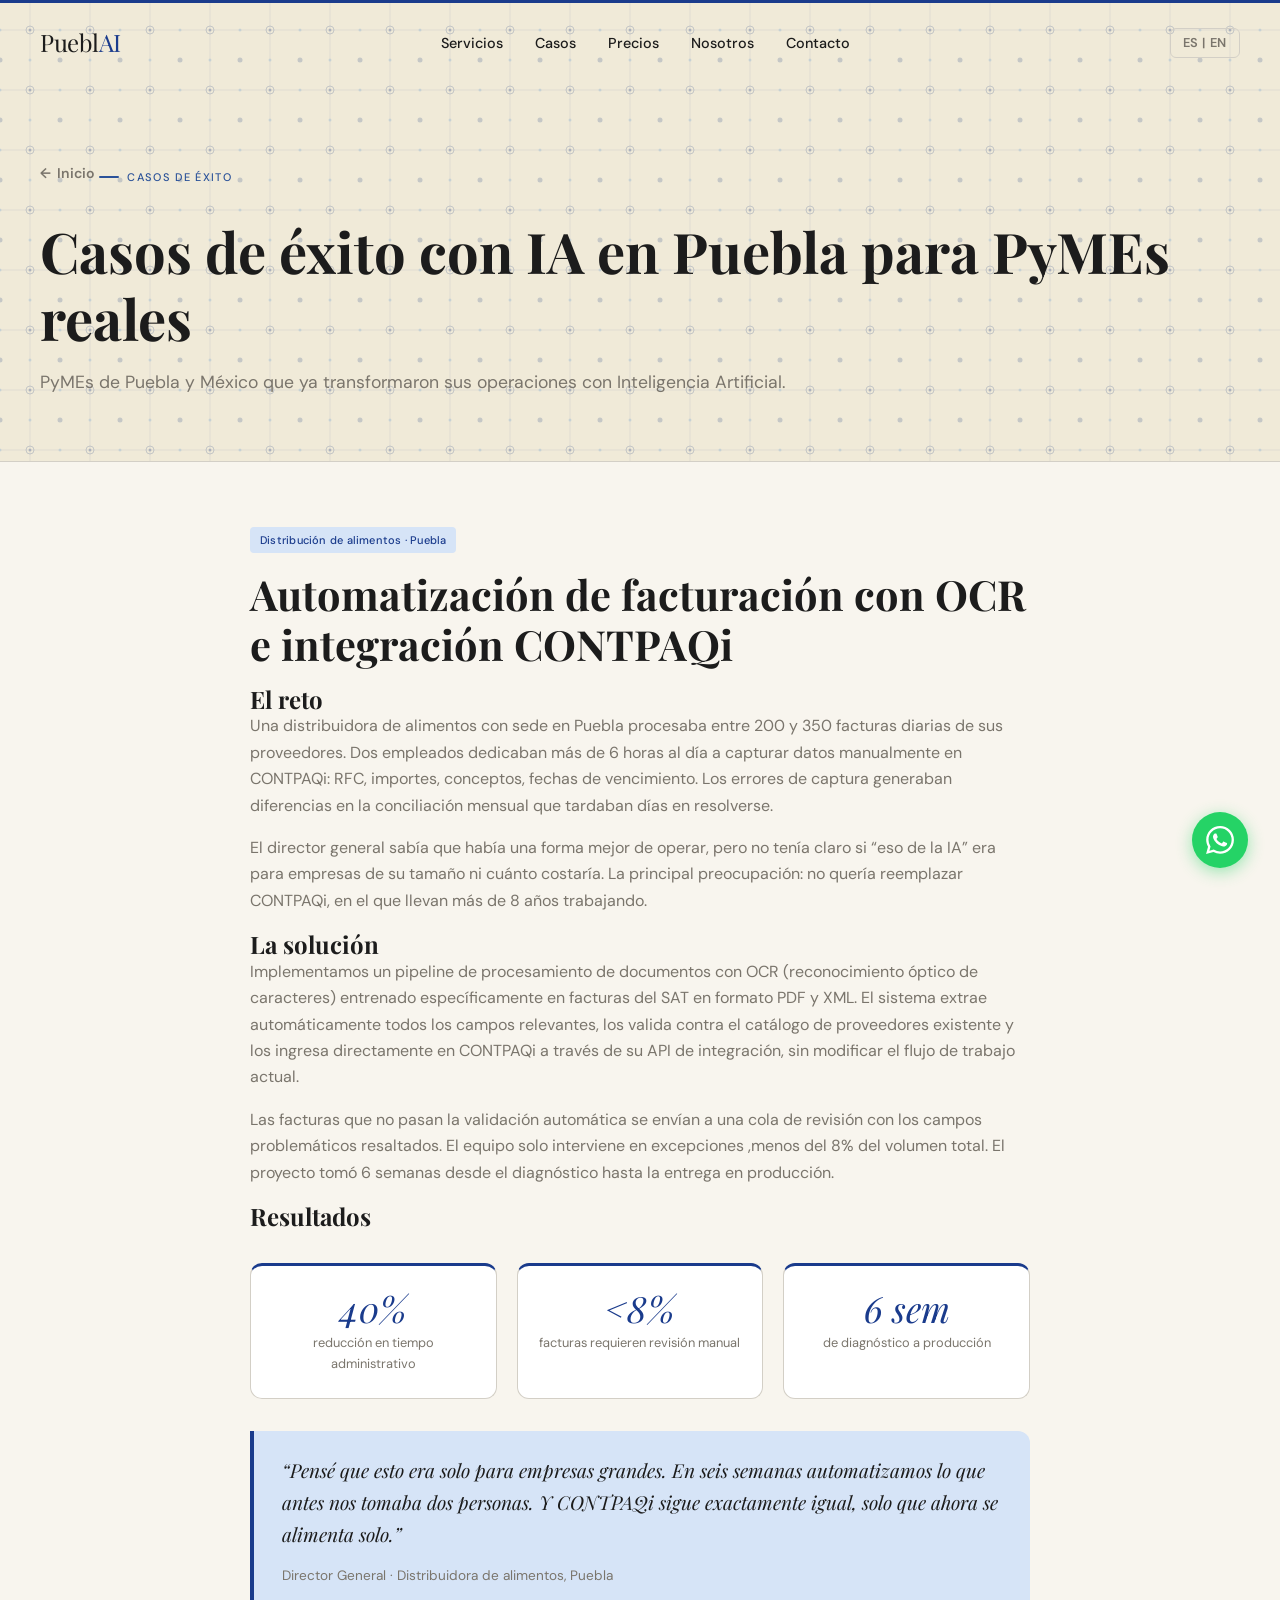
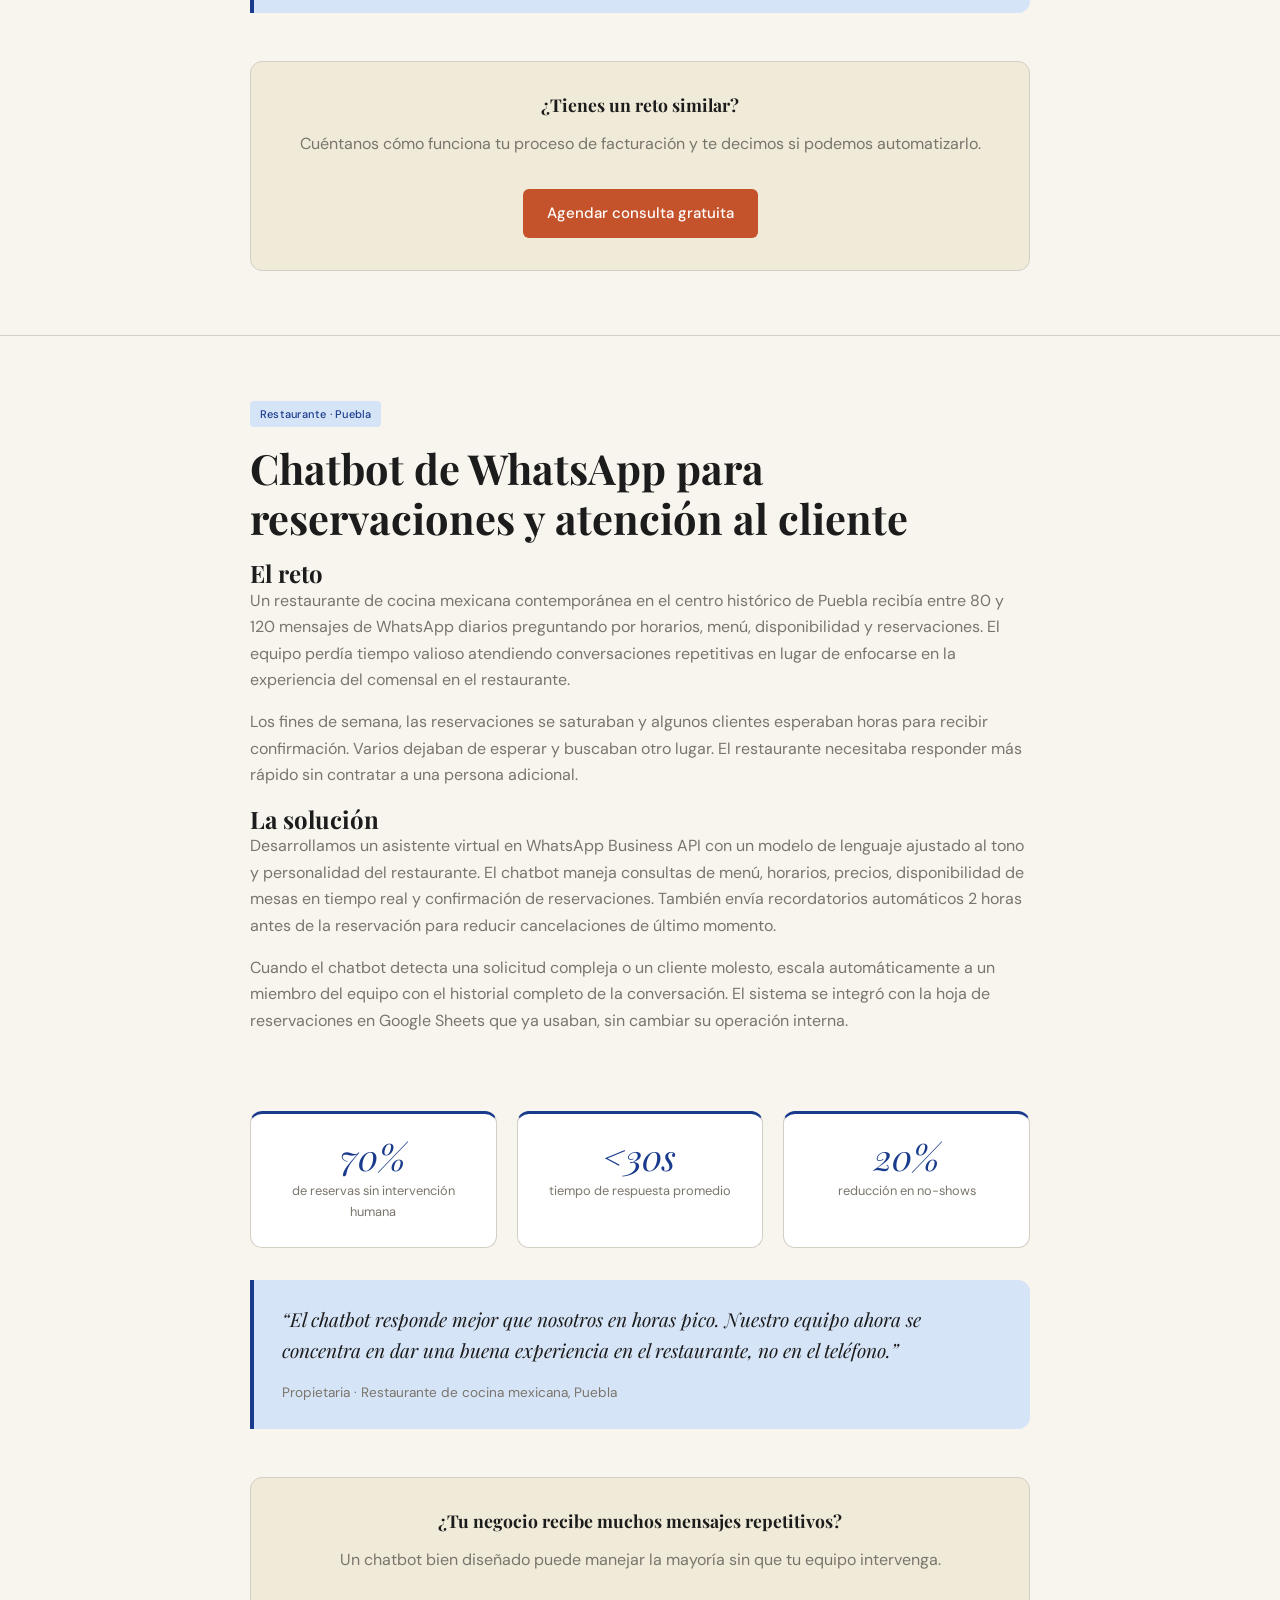
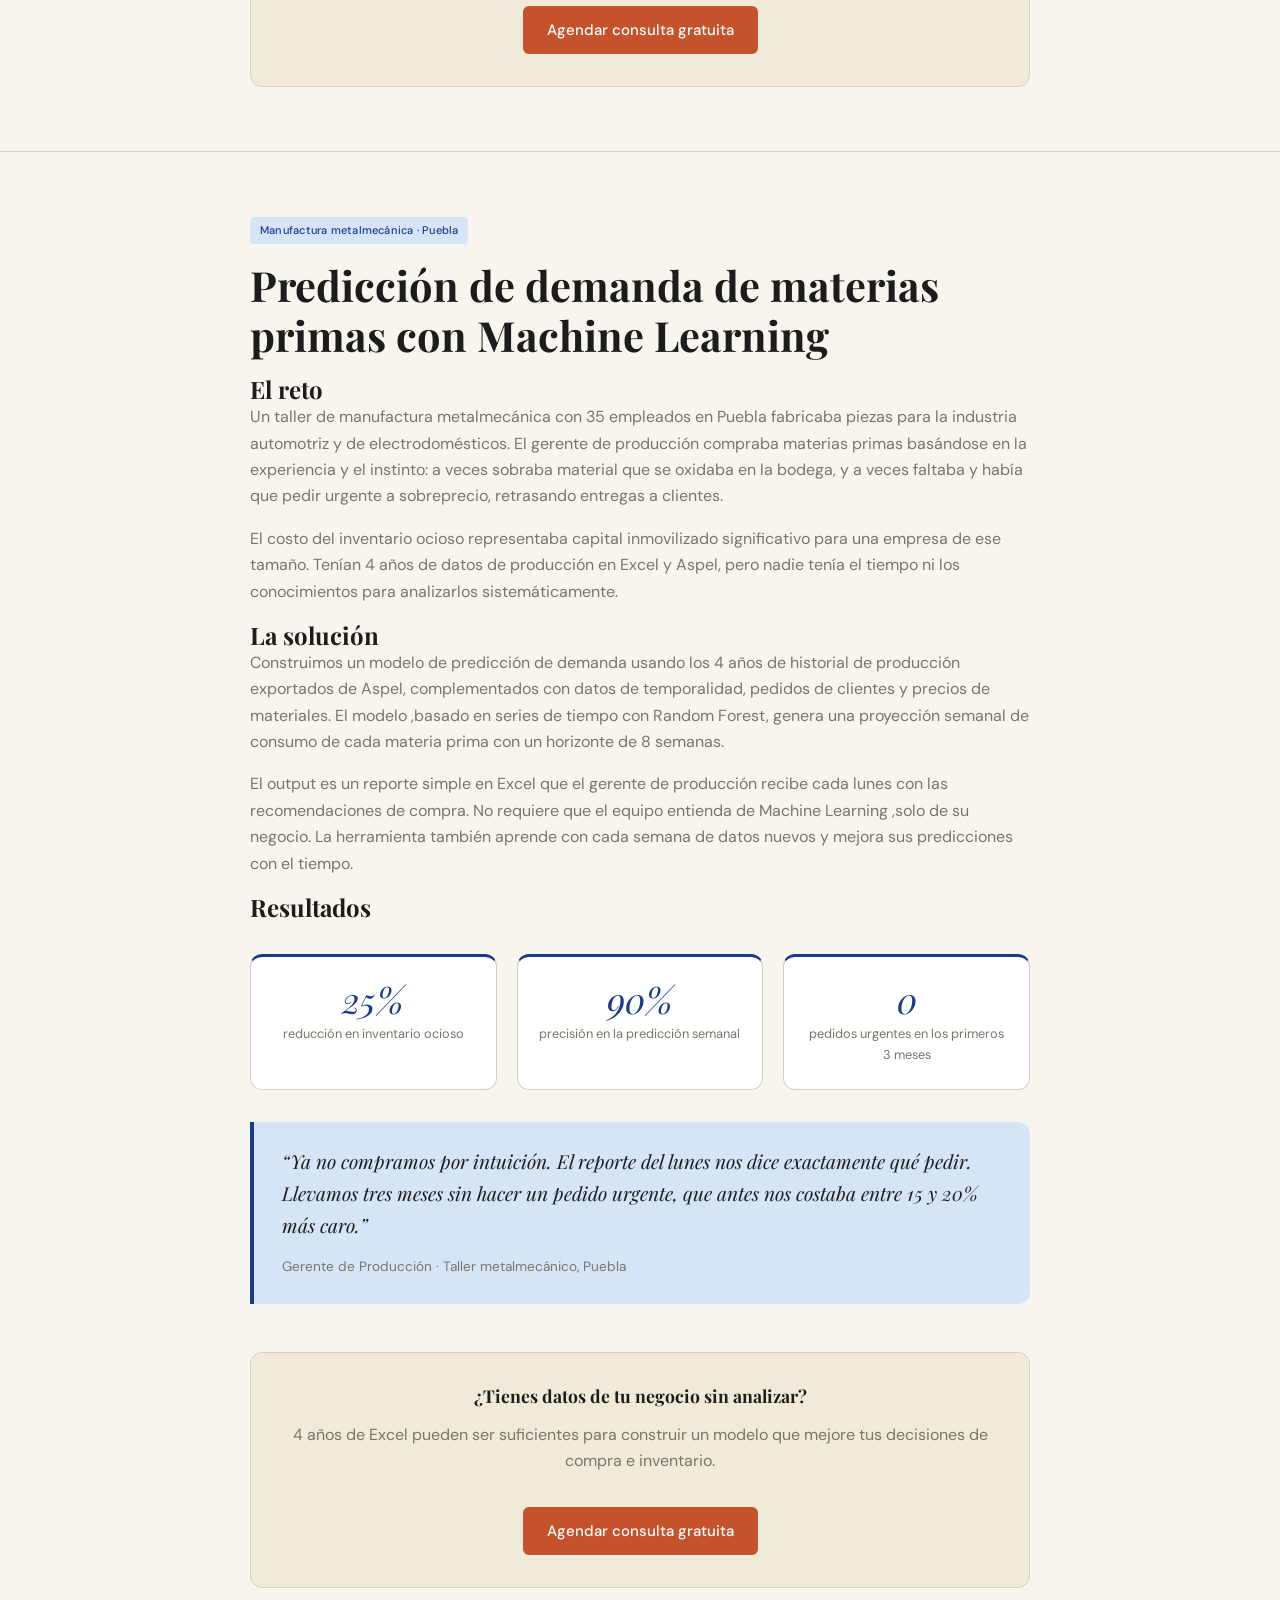
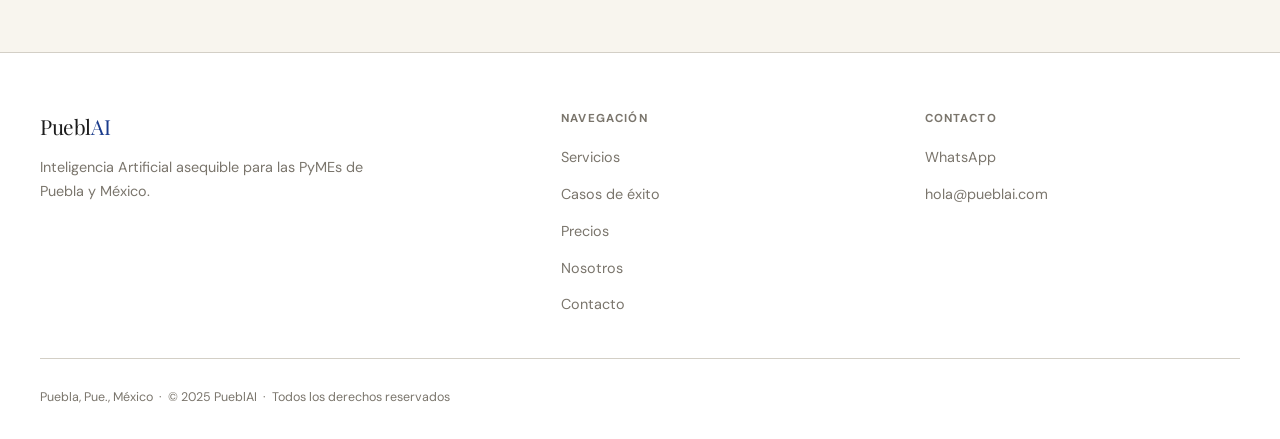
<file: casos.html>
<!DOCTYPE html>
<html lang="es">
<head>
  <meta charset="UTF-8" />
  <meta name="viewport" content="width=device-width, initial-scale=1.0" />
  <title>Casos de Éxito con IA en Puebla — PyMEs Reales | PueblAI</title>
  <meta name="description" content="Casos reales de implementación de IA en PyMEs de Puebla: automatización de facturación con CONTPAQi, chatbot de WhatsApp para restaurante y predicción de inventario con Machine Learning." />

  <!-- Open Graph -->
  <meta property="og:title"       content="Casos de Éxito con IA para PyMEs en Puebla | PueblAI" />
  <meta property="og:description" content="Cómo las PyMEs de Puebla transformaron sus operaciones con inteligencia artificial: distribuidoras, restaurantes y manufactura con resultados reales." />
  <meta property="og:type"        content="website" />
  <meta property="og:locale"      content="es_MX" />
  <meta property="og:url"         content="https://pueblai.com/casos.html" />
  <!-- TODO: <meta property="og:image" content="https://pueblai.com/img/og-casos.jpg" /> -->

  <!-- Twitter Card -->
  <meta name="twitter:card"        content="summary_large_image" />
  <meta name="twitter:title"       content="Casos de Éxito con IA en Puebla | PueblAI" />
  <meta name="twitter:description" content="PyMEs de Puebla que transformaron sus operaciones con inteligencia artificial. Resultados reales." />
  <!-- TODO: <meta name="twitter:image" content="https://pueblai.com/img/og-casos.jpg" /> -->

  <!-- Favicons -->
  <link rel="apple-touch-icon" sizes="180x180" href="apple-touch-icon.png" />
  <link rel="icon" type="image/png" sizes="32x32" href="favicon-32x32.png" />
  <link rel="icon" type="image/png" sizes="16x16" href="favicon-16x16.png" />
  <link rel="icon" type="image/x-icon" href="favicon.ico" />
  <link rel="manifest" href="site.webmanifest" />

  <!-- Google Fonts -->
  <link rel="preconnect" href="https://fonts.googleapis.com" />
  <link rel="preconnect" href="https://fonts.gstatic.com" crossorigin />
  <link href="https://fonts.googleapis.com/css2?family=Playfair+Display:ital,wght@0,700;1,700&family=DM+Sans:opsz,wght@9..40,400;9..40,500;9..40,600&display=swap" rel="stylesheet" />

  <link rel="stylesheet" href="css/styles.css" />
</head>
<body>

  <!-- NAVIGATION -->
  <nav class="site-nav" role="navigation" aria-label="Navegación principal">
    <div class="nav-inner">
      <a href="index.html" class="nav-logo" aria-label="PueblAI , Inicio">
        Puebl<span>AI</span>
      </a>
      <ul class="nav-links" role="list">
        <li><a href="index.html#servicios" data-es="Servicios"  data-en="Services">Servicios</a></li>
        <li><a href="casos.html"           data-es="Casos"      data-en="Cases">Casos</a></li>
        <li><a href="index.html#precios"   data-es="Precios"    data-en="Pricing">Precios</a></li>
        <li><a href="index.html#nosotros"  data-es="Nosotros"   data-en="About">Nosotros</a></li>
        <li><a href="index.html#contacto"  data-es="Contacto"   data-en="Contact">Contacto</a></li>
      </ul>
      <button id="lang-toggle" class="lang-toggle" aria-label="Cambiar idioma" aria-pressed="false">
        ES | EN
      </button>
      <button class="hamburger" aria-label="Abrir menú" aria-expanded="false">
        <span></span><span></span><span></span>
      </button>
    </div>
  </nav>

  <!-- Mobile overlay -->
  <div class="nav-overlay" role="dialog" aria-modal="true" aria-label="Menú de navegación">
    <button class="close-overlay" aria-label="Cerrar menú">&times;</button>
    <a href="index.html#servicios" data-es="Servicios" data-en="Services">Servicios</a>
    <a href="casos.html"           data-es="Casos"     data-en="Cases">Casos</a>
    <a href="index.html#precios"   data-es="Precios"   data-en="Pricing">Precios</a>
    <a href="index.html#nosotros"  data-es="Nosotros"  data-en="About">Nosotros</a>
    <a href="index.html#contacto"  data-es="Contacto"  data-en="Contact">Contacto</a>
  </div>

  <!-- WhatsApp float -->
  <a href="https://wa.me/52XXXXXXXXXX?text=Hola%2C%20me%20interesa%20una%20consulta%20gratuita%20de%20IA%20para%20mi%20negocio."
     class="whatsapp-float" target="_blank" rel="noopener noreferrer"
     aria-label="Contactar por WhatsApp">
    <svg viewBox="0 0 24 24" aria-hidden="true">
      <path d="M17.472 14.382c-.297-.149-1.758-.867-2.03-.967-.273-.099-.471-.148-.67.15-.197.297-.767.966-.94 1.164-.173.199-.347.223-.644.075-.297-.15-1.255-.463-2.39-1.475-.883-.788-1.48-1.761-1.653-2.059-.173-.297-.018-.458.13-.606.134-.133.298-.347.446-.52.149-.174.198-.298.298-.497.099-.198.05-.371-.025-.52-.075-.149-.669-1.612-.916-2.207-.242-.579-.487-.5-.669-.51-.173-.008-.371-.01-.57-.01-.198 0-.52.074-.792.372-.272.297-1.04 1.016-1.04 2.479 0 1.462 1.065 2.875 1.213 3.074.149.198 2.096 3.2 5.077 4.487.709.306 1.262.489 1.694.625.712.227 1.36.195 1.871.118.571-.085 1.758-.719 2.006-1.413.248-.694.248-1.289.173-1.413-.074-.124-.272-.198-.57-.347m-5.421 7.403h-.004a9.87 9.87 0 01-5.031-1.378l-.361-.214-3.741.982.998-3.648-.235-.374a9.86 9.86 0 01-1.51-5.26c.001-5.45 4.436-9.884 9.888-9.884 2.64 0 5.122 1.03 6.988 2.898a9.825 9.825 0 012.893 6.994c-.003 5.45-4.437 9.884-9.885 9.884m8.413-18.297A11.815 11.815 0 0012.05 0C5.495 0 .16 5.335.157 11.892c0 2.096.547 4.142 1.588 5.945L.057 24l6.305-1.654a11.882 11.882 0 005.683 1.448h.005c6.554 0 11.89-5.335 11.893-11.893a11.821 11.821 0 00-3.48-8.413z"/>
    </svg>
  </a>

  <!-- SUB-PAGE HERO -->
  <header class="subpage-hero">
    <div class="subpage-hero-inner">
      <a href="index.html" class="back-link fade-in"
         data-es="Inicio" data-en="Home">
        Inicio
      </a>
      <span class="section-eyebrow fade-in"
            data-es="Casos de éxito" data-en="Success stories">
        Casos de éxito
      </span>
      <h1 class="fade-in" style="transition-delay:0.1s;"
          data-es="Casos de éxito con IA en Puebla para PyMEs reales"
          data-en="AI success stories in Puebla for real SMBs">
        Casos de éxito con IA en Puebla para PyMEs reales
      </h1>
      <p class="fade-in" style="transition-delay:0.15s; font-size:1.1rem; margin-top:1rem;"
         data-es="PyMEs de Puebla y México que ya transformaron sus operaciones con Inteligencia Artificial."
         data-en="SMBs in Puebla and México that have already transformed their operations with Artificial Intelligence.">
        PyMEs de Puebla y México que ya transformaron sus operaciones con Inteligencia Artificial.
      </p>
    </div>
  </header>

  <main>

    <!-- ══════════════════════════════════════
         CASE 1 , Distribuidora de alimentos
    ══════════════════════════════════════ -->
    <article class="case-full" id="distribuidora-alimentos">
      <div class="case-full-inner">

        <span class="tag fade-in"
              data-es="Distribución de alimentos · Puebla"
              data-en="Food distribution · Puebla">
          Distribución de alimentos · Puebla
        </span>

        <h2 class="fade-in" style="transition-delay:0.1s; margin-top:1rem;"
            data-es="Automatización de facturación con OCR e integración CONTPAQi"
            data-en="Invoice automation with OCR and CONTPAQi integration">
          Automatización de facturación con OCR e integración CONTPAQi
        </h2>

        <!-- Challenge -->
        <h3 class="fade-in"
            data-es="El reto" data-en="The challenge">
          El reto
        </h3>
        <p class="fade-in"
           data-es="Una distribuidora de alimentos con sede en Puebla procesaba entre 200 y 350 facturas diarias de sus proveedores. Dos empleados dedicaban más de 6 horas al día a capturar datos manualmente en CONTPAQi: RFC, importes, conceptos, fechas de vencimiento. Los errores de captura generaban diferencias en la conciliación mensual que tardaban días en resolverse."
           data-en="A food distributor based in Puebla processed between 200 and 350 invoices daily from its suppliers. Two employees spent more than 6 hours a day manually entering data into CONTPAQi: RFC, amounts, line items, due dates. Data entry errors caused reconciliation discrepancies that took days to resolve each month.">
          Una distribuidora de alimentos con sede en Puebla procesaba entre 200 y 350 facturas diarias de sus proveedores. Dos empleados dedicaban más de 6 horas al día a capturar datos manualmente en CONTPAQi: RFC, importes, conceptos, fechas de vencimiento. Los errores de captura generaban diferencias en la conciliación mensual que tardaban días en resolverse.
        </p>
        <p class="fade-in"
           data-es="El director general sabía que había una forma mejor de operar, pero no tenía claro si &ldquo;eso de la IA&rdquo; era para empresas de su tamaño ni cuánto costaría. La principal preocupación: no quería reemplazar CONTPAQi, en el que llevan más de 8 años trabajando."
           data-en="The general manager knew there had to be a better way to operate, but wasn't sure whether 'this AI thing' was for a business his size or what it would cost. The main concern: he did not want to replace CONTPAQi, which they had been using for over 8 years.">
          El director general sabía que había una forma mejor de operar, pero no tenía claro si &ldquo;eso de la IA&rdquo; era para empresas de su tamaño ni cuánto costaría. La principal preocupación: no quería reemplazar CONTPAQi, en el que llevan más de 8 años trabajando.
        </p>

        <!-- Solution -->
        <h3 class="fade-in"
            data-es="La solución" data-en="The solution">
          La solución
        </h3>
        <p class="fade-in"
           data-es="Implementamos un pipeline de procesamiento de documentos con OCR (reconocimiento óptico de caracteres) entrenado específicamente en facturas del SAT en formato PDF y XML. El sistema extrae automáticamente todos los campos relevantes, los valida contra el catálogo de proveedores existente y los ingresa directamente en CONTPAQi a través de su API de integración, sin modificar el flujo de trabajo actual."
           data-en="We implemented a document processing pipeline with OCR (optical character recognition) trained specifically on SAT invoices in PDF and XML format. The system automatically extracts all relevant fields, validates them against the existing supplier catalog and enters them directly into CONTPAQi through its integration API, without modifying the current workflow.">
          Implementamos un pipeline de procesamiento de documentos con OCR (reconocimiento óptico de caracteres) entrenado específicamente en facturas del SAT en formato PDF y XML. El sistema extrae automáticamente todos los campos relevantes, los valida contra el catálogo de proveedores existente y los ingresa directamente en CONTPAQi a través de su API de integración, sin modificar el flujo de trabajo actual.
        </p>
        <p class="fade-in"
           data-es="Las facturas que no pasan la validación automática se envían a una cola de revisión con los campos problemáticos resaltados. El equipo solo interviene en excepciones ,menos del 8% del volumen total. El proyecto tomó 6 semanas desde el diagnóstico hasta la entrega en producción."
           data-en="Invoices that do not pass automatic validation are sent to a review queue with the problematic fields highlighted. The team only intervenes in exceptions , less than 8% of total volume. The project took 6 weeks from diagnosis to production delivery.">
          Las facturas que no pasan la validación automática se envían a una cola de revisión con los campos problemáticos resaltados. El equipo solo interviene en excepciones ,menos del 8% del volumen total. El proyecto tomó 6 semanas desde el diagnóstico hasta la entrega en producción.
        </p>

        <!-- Results -->
        <h3 class="fade-in"
            data-es="Resultados" data-en="Results">
          Resultados
        </h3>
        <div class="case-metrics-grid fade-in">
          <div class="case-metric-card">
            <span class="metric-num">40%</span>
            <div class="metric-label"
                 data-es="reducción en tiempo administrativo"
                 data-en="reduction in administrative time">
              reducción en tiempo administrativo
            </div>
          </div>
          <div class="case-metric-card">
            <span class="metric-num">&lt;8%</span>
            <div class="metric-label"
                 data-es="facturas requieren revisión manual"
                 data-en="invoices require manual review">
              facturas requieren revisión manual
            </div>
          </div>
          <div class="case-metric-card">
            <span class="metric-num">6 sem</span>
            <div class="metric-label"
                 data-es="de diagnóstico a producción"
                 data-en="from diagnosis to production">
              de diagnóstico a producción
            </div>
          </div>
        </div>

        <!-- Quote -->
        <div class="client-quote fade-in">
          <blockquote data-es="&ldquo;Pensé que esto era solo para empresas grandes. En seis semanas automatizamos lo que antes nos tomaba dos personas. Y CONTPAQi sigue exactamente igual, solo que ahora se alimenta solo.&rdquo;"
                      data-en="&ldquo;I thought this was only for big companies. In six weeks we automated what used to take two people. And CONTPAQi is exactly the same, only now it feeds itself.&rdquo;">
            &ldquo;Pensé que esto era solo para empresas grandes. En seis semanas automatizamos lo que antes nos tomaba dos personas. Y CONTPAQi sigue exactamente igual, solo que ahora se alimenta solo.&rdquo;
          </blockquote>
          <cite data-es="Director General · Distribuidora de alimentos, Puebla"
                data-en="General Manager · Food distributor, Puebla">
            Director General · Distribuidora de alimentos, Puebla
          </cite>
        </div>

        <!-- CTA -->
        <div class="case-cta-band fade-in">
          <h4 data-es="¿Tienes un reto similar?"
              data-en="Do you have a similar challenge?">
            ¿Tienes un reto similar?
          </h4>
          <p data-es="Cuéntanos cómo funciona tu proceso de facturación y te decimos si podemos automatizarlo."
             data-en="Tell us how your invoicing process works and we'll tell you if we can automate it.">
            Cuéntanos cómo funciona tu proceso de facturación y te decimos si podemos automatizarlo.
          </p>
          <a href="index.html#contacto" class="btn-primary"
             data-es="Agendar consulta gratuita" data-en="Book a free consultation">
            Agendar consulta gratuita
          </a>
        </div>

      </div>
    </article>

    <hr style="border:none; border-top: 1px solid var(--border);" />

    <!-- ══════════════════════════════════════
         CASE 2 , Restaurante
    ══════════════════════════════════════ -->
    <article class="case-full" id="restaurante-puebla">
      <div class="case-full-inner">

        <span class="tag fade-in"
              data-es="Restaurante · Puebla"
              data-en="Restaurant · Puebla">
          Restaurante · Puebla
        </span>

        <h2 class="fade-in" style="transition-delay:0.1s; margin-top:1rem;"
            data-es="Chatbot de WhatsApp para reservaciones y atención al cliente"
            data-en="WhatsApp chatbot for reservations and customer service">
          Chatbot de WhatsApp para reservaciones y atención al cliente
        </h2>

        <!-- Challenge -->
        <h3 class="fade-in" data-es="El reto" data-en="The challenge">El reto</h3>
        <p class="fade-in"
           data-es="Un restaurante de cocina mexicana contemporánea en el centro histórico de Puebla recibía entre 80 y 120 mensajes de WhatsApp diarios preguntando por horarios, menú, disponibilidad y reservaciones. El equipo perdía tiempo valioso atendiendo conversaciones repetitivas en lugar de enfocarse en la experiencia del comensal en el restaurante."
           data-en="A contemporary Mexican cuisine restaurant in Puebla's historic center received between 80 and 120 WhatsApp messages daily asking about hours, menu, availability and reservations. The team was losing valuable time handling repetitive conversations instead of focusing on the in-restaurant dining experience.">
          Un restaurante de cocina mexicana contemporánea en el centro histórico de Puebla recibía entre 80 y 120 mensajes de WhatsApp diarios preguntando por horarios, menú, disponibilidad y reservaciones. El equipo perdía tiempo valioso atendiendo conversaciones repetitivas en lugar de enfocarse en la experiencia del comensal en el restaurante.
        </p>
        <p class="fade-in"
           data-es="Los fines de semana, las reservaciones se saturaban y algunos clientes esperaban horas para recibir confirmación. Varios dejaban de esperar y buscaban otro lugar. El restaurante necesitaba responder más rápido sin contratar a una persona adicional."
           data-en="On weekends, reservations were backlogged and some customers waited hours for confirmation. Several stopped waiting and looked elsewhere. The restaurant needed to respond faster without hiring an additional person.">
          Los fines de semana, las reservaciones se saturaban y algunos clientes esperaban horas para recibir confirmación. Varios dejaban de esperar y buscaban otro lugar. El restaurante necesitaba responder más rápido sin contratar a una persona adicional.
        </p>

        <!-- Solution -->
        <h3 class="fade-in" data-es="La solución" data-en="The solution">La solución</h3>
        <p class="fade-in"
           data-es="Desarrollamos un asistente virtual en WhatsApp Business API con un modelo de lenguaje ajustado al tono y personalidad del restaurante. El chatbot maneja consultas de menú, horarios, precios, disponibilidad de mesas en tiempo real y confirmación de reservaciones. También envía recordatorios automáticos 2 horas antes de la reservación para reducir cancelaciones de último momento."
           data-en="We developed a virtual assistant in WhatsApp Business API with a language model tuned to the restaurant's tone and personality. The chatbot handles menu queries, hours, pricing, real-time table availability and reservation confirmation. It also sends automatic reminders 2 hours before the reservation to reduce last-minute cancellations.">
          Desarrollamos un asistente virtual en WhatsApp Business API con un modelo de lenguaje ajustado al tono y personalidad del restaurante. El chatbot maneja consultas de menú, horarios, precios, disponibilidad de mesas en tiempo real y confirmación de reservaciones. También envía recordatorios automáticos 2 horas antes de la reservación para reducir cancelaciones de último momento.
        </p>
        <p class="fade-in"
           data-es="Cuando el chatbot detecta una solicitud compleja o un cliente molesto, escala automáticamente a un miembro del equipo con el historial completo de la conversación. El sistema se integró con la hoja de reservaciones en Google Sheets que ya usaban, sin cambiar su operación interna."
           data-en="When the chatbot detects a complex request or an upset customer, it automatically escalates to a team member with the full conversation history. The system integrated with the Google Sheets reservations spreadsheet they were already using, without changing their internal operation.">
          Cuando el chatbot detecta una solicitud compleja o un cliente molesto, escala automáticamente a un miembro del equipo con el historial completo de la conversación. El sistema se integró con la hoja de reservaciones en Google Sheets que ya usaban, sin cambiar su operación interna.
        </p>

        <!-- Results -->
        <h3 class="fade-in" data-es="Resultados" data-en="Results">Resultados</h3>
        <div class="case-metrics-grid fade-in">
          <div class="case-metric-card">
            <span class="metric-num">70%</span>
            <div class="metric-label"
                 data-es="de reservas sin intervención humana"
                 data-en="of reservations without human intervention">
              de reservas sin intervención humana
            </div>
          </div>
          <div class="case-metric-card">
            <span class="metric-num">&lt;30s</span>
            <div class="metric-label"
                 data-es="tiempo de respuesta promedio"
                 data-en="average response time">
              tiempo de respuesta promedio
            </div>
          </div>
          <div class="case-metric-card">
            <span class="metric-num">20%</span>
            <div class="metric-label"
                 data-es="reducción en no-shows"
                 data-en="reduction in no-shows">
              reducción en no-shows
            </div>
          </div>
        </div>

        <!-- Quote -->
        <div class="client-quote fade-in">
          <blockquote data-es="&ldquo;El chatbot responde mejor que nosotros en horas pico. Nuestro equipo ahora se concentra en dar una buena experiencia en el restaurante, no en el teléfono.&rdquo;"
                      data-en="&ldquo;The chatbot responds better than we do during peak hours. Our team now focuses on delivering a great in-restaurant experience, not on the phone.&rdquo;">
            &ldquo;El chatbot responde mejor que nosotros en horas pico. Nuestro equipo ahora se concentra en dar una buena experiencia en el restaurante, no en el teléfono.&rdquo;
          </blockquote>
          <cite data-es="Propietaria · Restaurante de cocina mexicana, Puebla"
                data-en="Owner · Mexican cuisine restaurant, Puebla">
            Propietaria · Restaurante de cocina mexicana, Puebla
          </cite>
        </div>

        <!-- CTA -->
        <div class="case-cta-band fade-in">
          <h4 data-es="¿Tu negocio recibe muchos mensajes repetitivos?"
              data-en="Does your business receive many repetitive messages?">
            ¿Tu negocio recibe muchos mensajes repetitivos?
          </h4>
          <p data-es="Un chatbot bien diseñado puede manejar la mayoría sin que tu equipo intervenga."
             data-en="A well-designed chatbot can handle most of them without your team intervening.">
            Un chatbot bien diseñado puede manejar la mayoría sin que tu equipo intervenga.
          </p>
          <a href="index.html#contacto" class="btn-primary"
             data-es="Agendar consulta gratuita" data-en="Book a free consultation">
            Agendar consulta gratuita
          </a>
        </div>

      </div>
    </article>

    <hr style="border:none; border-top: 1px solid var(--border);" />

    <!-- ══════════════════════════════════════
         CASE 3 , Manufactura
    ══════════════════════════════════════ -->
    <article class="case-full" id="manufactura-puebla">
      <div class="case-full-inner">

        <span class="tag fade-in"
              data-es="Manufactura metalmecánica · Puebla"
              data-en="Metalworking manufacturing · Puebla">
          Manufactura metalmecánica · Puebla
        </span>

        <h2 class="fade-in" style="transition-delay:0.1s; margin-top:1rem;"
            data-es="Predicción de demanda de materias primas con Machine Learning"
            data-en="Raw material demand forecasting with Machine Learning">
          Predicción de demanda de materias primas con Machine Learning
        </h2>

        <!-- Challenge -->
        <h3 class="fade-in" data-es="El reto" data-en="The challenge">El reto</h3>
        <p class="fade-in"
           data-es="Un taller de manufactura metalmecánica con 35 empleados en Puebla fabricaba piezas para la industria automotriz y de electrodomésticos. El gerente de producción compraba materias primas basándose en la experiencia y el instinto: a veces sobraba material que se oxidaba en la bodega, y a veces faltaba y había que pedir urgente a sobreprecio, retrasando entregas a clientes."
           data-en="A metalworking manufacturing shop with 35 employees in Puebla produced parts for the automotive and appliance industries. The production manager purchased raw materials based on experience and instinct: sometimes there was excess material that rusted in the warehouse, and sometimes there was a shortage requiring urgent orders at premium prices, delaying customer deliveries.">
          Un taller de manufactura metalmecánica con 35 empleados en Puebla fabricaba piezas para la industria automotriz y de electrodomésticos. El gerente de producción compraba materias primas basándose en la experiencia y el instinto: a veces sobraba material que se oxidaba en la bodega, y a veces faltaba y había que pedir urgente a sobreprecio, retrasando entregas a clientes.
        </p>
        <p class="fade-in"
           data-es="El costo del inventario ocioso representaba capital inmovilizado significativo para una empresa de ese tamaño. Tenían 4 años de datos de producción en Excel y Aspel, pero nadie tenía el tiempo ni los conocimientos para analizarlos sistemáticamente."
           data-en="The cost of idle inventory represented significant immobilized capital for a company of that size. They had 4 years of production data in Excel and Aspel, but nobody had the time or knowledge to analyze it systematically.">
          El costo del inventario ocioso representaba capital inmovilizado significativo para una empresa de ese tamaño. Tenían 4 años de datos de producción en Excel y Aspel, pero nadie tenía el tiempo ni los conocimientos para analizarlos sistemáticamente.
        </p>

        <!-- Solution -->
        <h3 class="fade-in" data-es="La solución" data-en="The solution">La solución</h3>
        <p class="fade-in"
           data-es="Construimos un modelo de predicción de demanda usando los 4 años de historial de producción exportados de Aspel, complementados con datos de temporalidad, pedidos de clientes y precios de materiales. El modelo ,basado en series de tiempo con Random Forest, genera una proyección semanal de consumo de cada materia prima con un horizonte de 8 semanas."
           data-en="We built a demand forecasting model using the 4 years of production history exported from Aspel, supplemented with seasonality data, customer orders and material pricing. The model , based on time series with Random Forest , generates a weekly consumption forecast for each raw material with an 8-week horizon.">
          Construimos un modelo de predicción de demanda usando los 4 años de historial de producción exportados de Aspel, complementados con datos de temporalidad, pedidos de clientes y precios de materiales. El modelo ,basado en series de tiempo con Random Forest, genera una proyección semanal de consumo de cada materia prima con un horizonte de 8 semanas.
        </p>
        <p class="fade-in"
           data-es="El output es un reporte simple en Excel que el gerente de producción recibe cada lunes con las recomendaciones de compra. No requiere que el equipo entienda de Machine Learning ,solo de su negocio. La herramienta también aprende con cada semana de datos nuevos y mejora sus predicciones con el tiempo."
           data-en="The output is a simple Excel report that the production manager receives every Monday with purchase recommendations. It does not require the team to understand Machine Learning , only their business. The tool also learns from each week of new data and improves its predictions over time.">
          El output es un reporte simple en Excel que el gerente de producción recibe cada lunes con las recomendaciones de compra. No requiere que el equipo entienda de Machine Learning ,solo de su negocio. La herramienta también aprende con cada semana de datos nuevos y mejora sus predicciones con el tiempo.
        </p>

        <!-- Results -->
        <h3 class="fade-in" data-es="Resultados" data-en="Results">Resultados</h3>
        <div class="case-metrics-grid fade-in">
          <div class="case-metric-card">
            <span class="metric-num">25%</span>
            <div class="metric-label"
                 data-es="reducción en inventario ocioso"
                 data-en="reduction in idle inventory">
              reducción en inventario ocioso
            </div>
          </div>
          <div class="case-metric-card">
            <span class="metric-num">90%</span>
            <div class="metric-label"
                 data-es="precisión en la predicción semanal"
                 data-en="accuracy in weekly forecasting">
              precisión en la predicción semanal
            </div>
          </div>
          <div class="case-metric-card">
            <span class="metric-num">0</span>
            <div class="metric-label"
                 data-es="pedidos urgentes en los primeros 3 meses"
                 data-en="urgent orders in the first 3 months">
              pedidos urgentes en los primeros 3 meses
            </div>
          </div>
        </div>

        <!-- Quote -->
        <div class="client-quote fade-in">
          <blockquote data-es="&ldquo;Ya no compramos por intuición. El reporte del lunes nos dice exactamente qué pedir. Llevamos tres meses sin hacer un pedido urgente, que antes nos costaba entre 15 y 20% más caro.&rdquo;"
                      data-en="&ldquo;We no longer buy on intuition. The Monday report tells us exactly what to order. We've gone three months without an urgent order, which used to cost us 15–20% more.&rdquo;">
            &ldquo;Ya no compramos por intuición. El reporte del lunes nos dice exactamente qué pedir. Llevamos tres meses sin hacer un pedido urgente, que antes nos costaba entre 15 y 20% más caro.&rdquo;
          </blockquote>
          <cite data-es="Gerente de Producción · Taller metalmecánico, Puebla"
                data-en="Production Manager · Metalworking shop, Puebla">
            Gerente de Producción · Taller metalmecánico, Puebla
          </cite>
        </div>

        <!-- CTA -->
        <div class="case-cta-band fade-in">
          <h4 data-es="¿Tienes datos de tu negocio sin analizar?"
              data-en="Do you have unanalyzed business data?">
            ¿Tienes datos de tu negocio sin analizar?
          </h4>
          <p data-es="4 años de Excel pueden ser suficientes para construir un modelo que mejore tus decisiones de compra e inventario."
             data-en="4 years of Excel data may be enough to build a model that improves your purchasing and inventory decisions.">
            4 años de Excel pueden ser suficientes para construir un modelo que mejore tus decisiones de compra e inventario.
          </p>
          <a href="index.html#contacto" class="btn-primary"
             data-es="Agendar consulta gratuita" data-en="Book a free consultation">
            Agendar consulta gratuita
          </a>
        </div>

      </div>
    </article>

  </main>

  <!-- FOOTER -->
  <footer class="site-footer" role="contentinfo">
    <div class="footer-inner">
      <div class="footer-top">
        <div class="footer-brand">
          <a href="index.html" class="nav-logo" style="font-size:1.3rem;">
            Puebl<span>AI</span>
          </a>
          <p data-es="Inteligencia Artificial asequible para las PyMEs de Puebla y México."
             data-en="Affordable Artificial Intelligence for SMBs in Puebla and México.">
            Inteligencia Artificial asequible para las PyMEs de Puebla y México.
          </p>
        </div>
        <nav class="footer-nav" aria-label="Footer navigation">
          <h5 data-es="Navegación" data-en="Navigation">Navegación</h5>
          <ul role="list">
            <li><a href="index.html#servicios" data-es="Servicios" data-en="Services">Servicios</a></li>
            <li><a href="casos.html"           data-es="Casos de éxito" data-en="Case studies">Casos de éxito</a></li>
            <li><a href="index.html#precios"   data-es="Precios" data-en="Pricing">Precios</a></li>
            <li><a href="index.html#nosotros"  data-es="Nosotros" data-en="About us">Nosotros</a></li>
            <li><a href="index.html#contacto"  data-es="Contacto" data-en="Contact">Contacto</a></li>
          </ul>
        </nav>
        <div class="footer-social">
          <h5 data-es="Contacto" data-en="Contact">Contacto</h5>
          <ul role="list">
            <li><a href="https://wa.me/52XXXXXXXXXX" target="_blank" rel="noopener noreferrer">WhatsApp</a></li>
            <li><a href="mailto:hola@pueblai.com">hola@pueblai.com</a></li>
          </ul>
        </div>
      </div>
      <div class="footer-bottom">
        <p class="footer-legal">
          Puebla, Pue., México &nbsp;·&nbsp; &copy; 2025 PueblAI &nbsp;·&nbsp;
          <span data-es="Todos los derechos reservados" data-en="All rights reserved">Todos los derechos reservados</span>
        </p>
      </div>
    </div>
  </footer>

  <script src="js/main.js"></script>
</body>
</html>
</file>
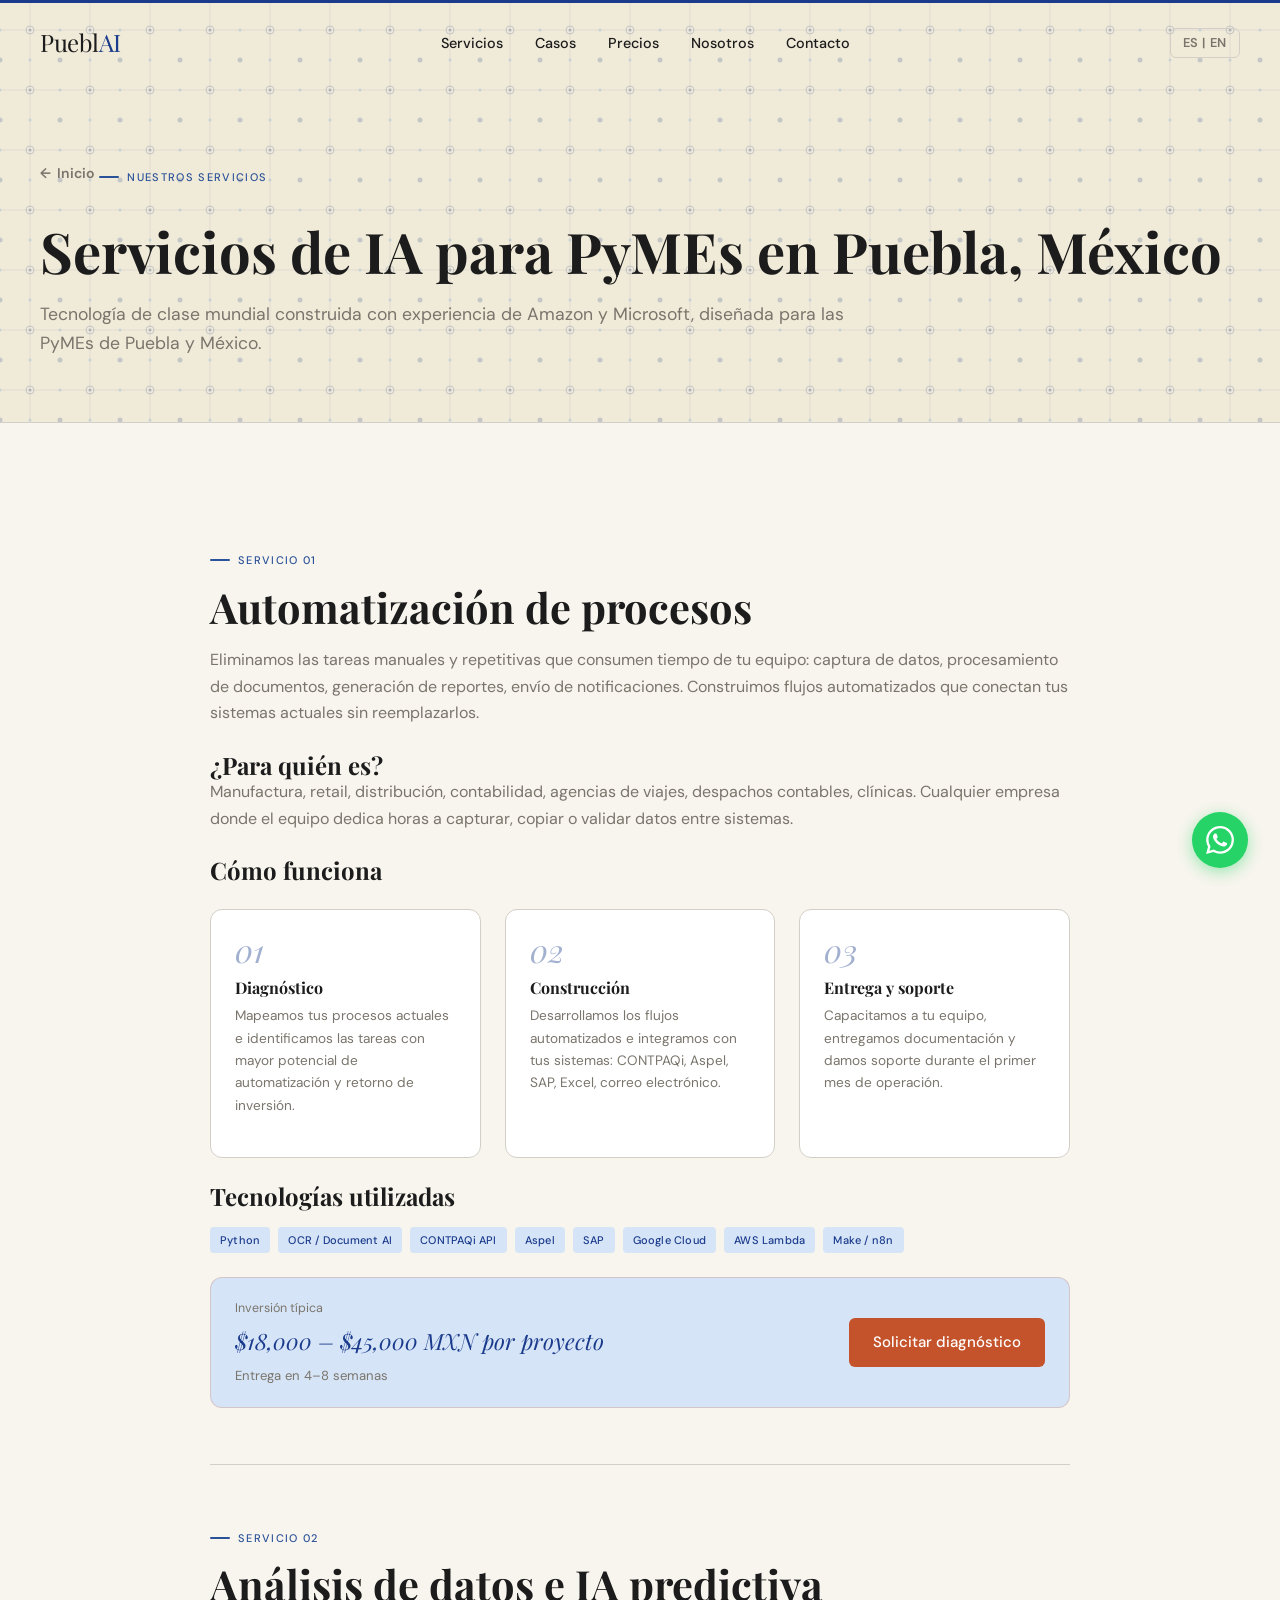
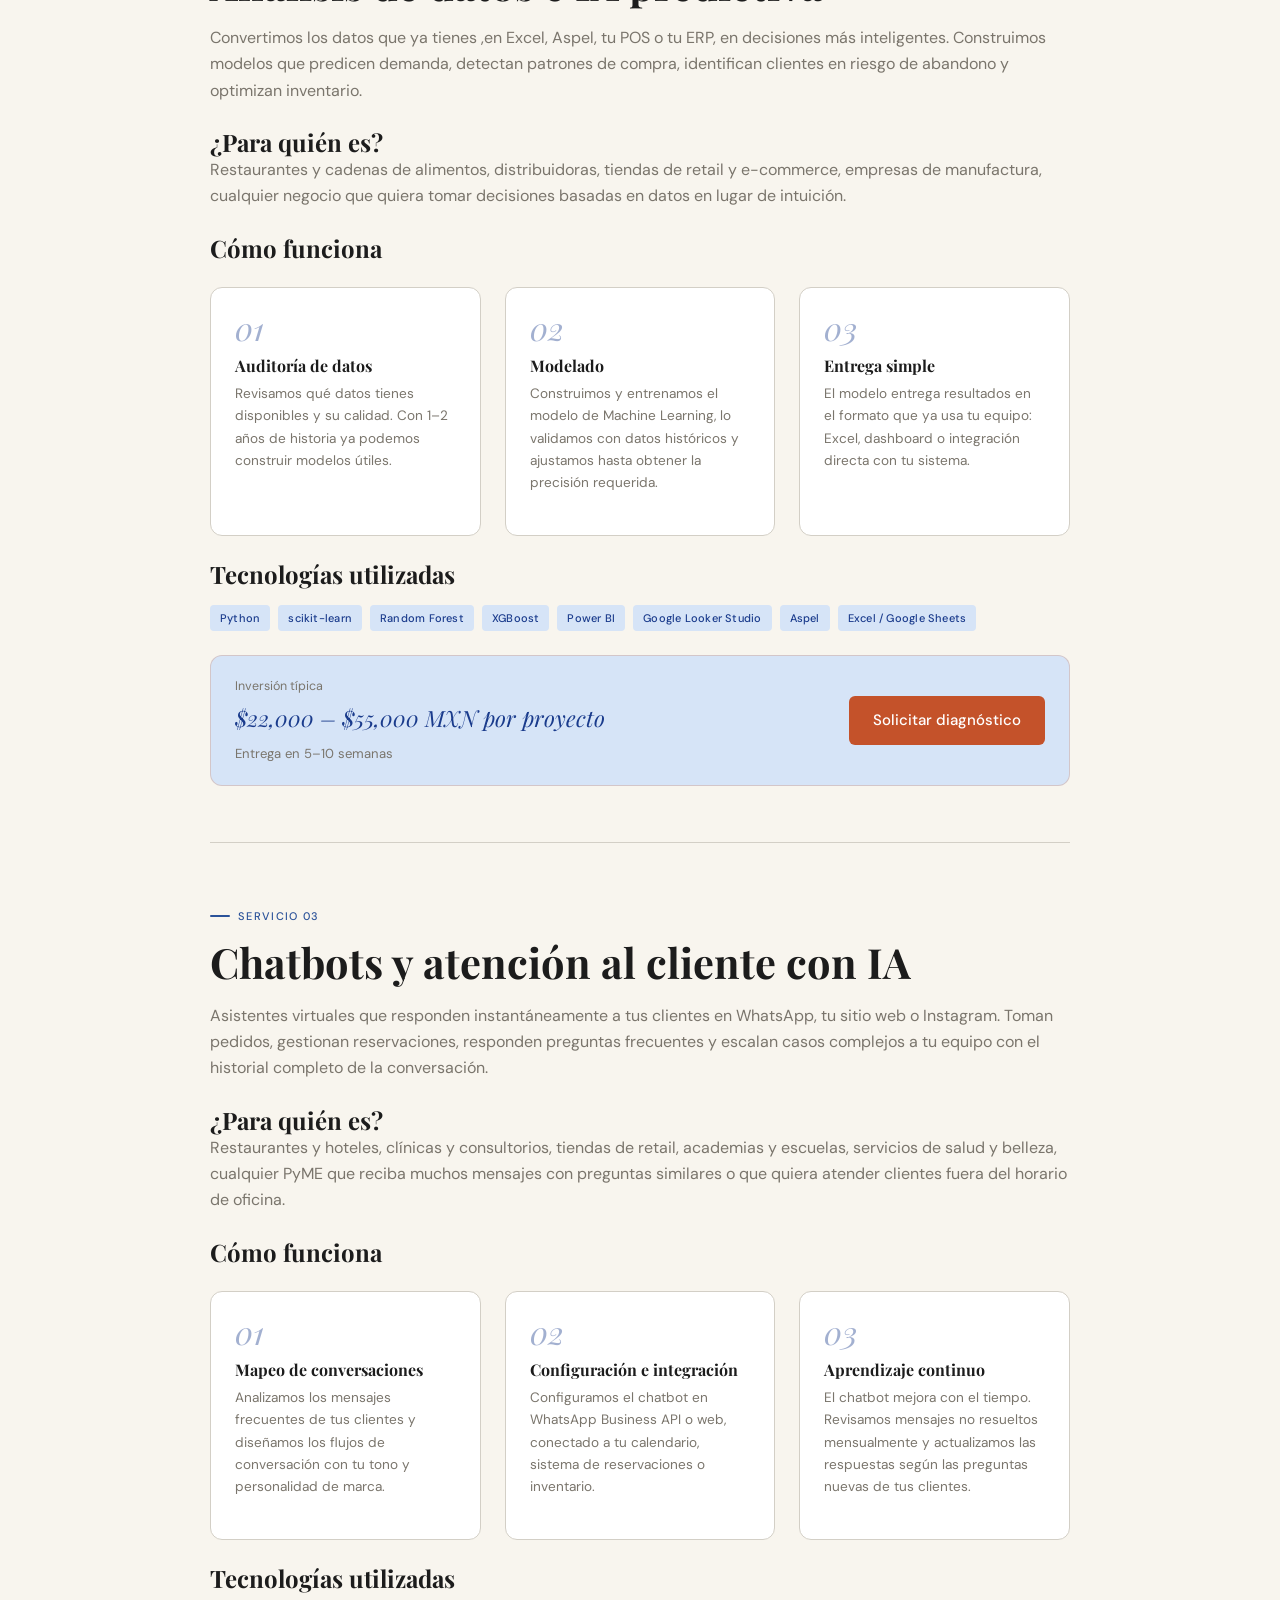
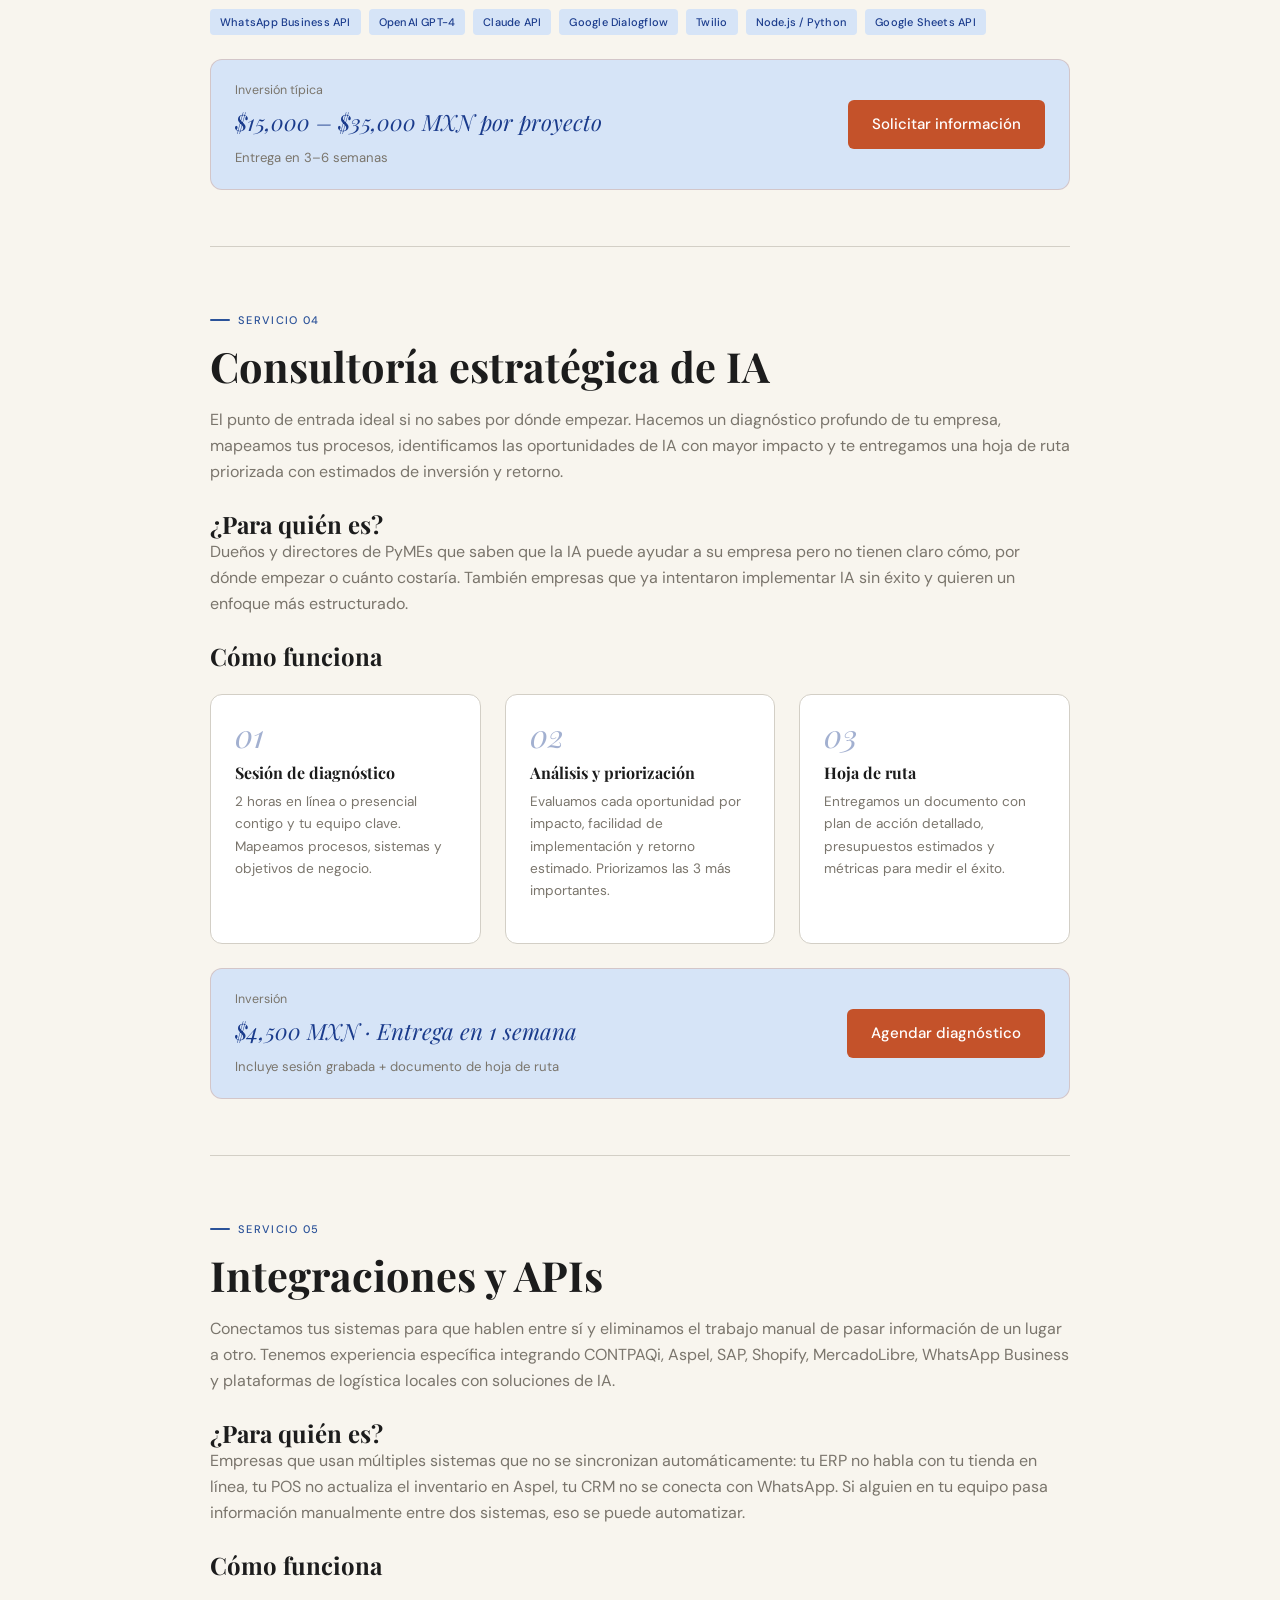
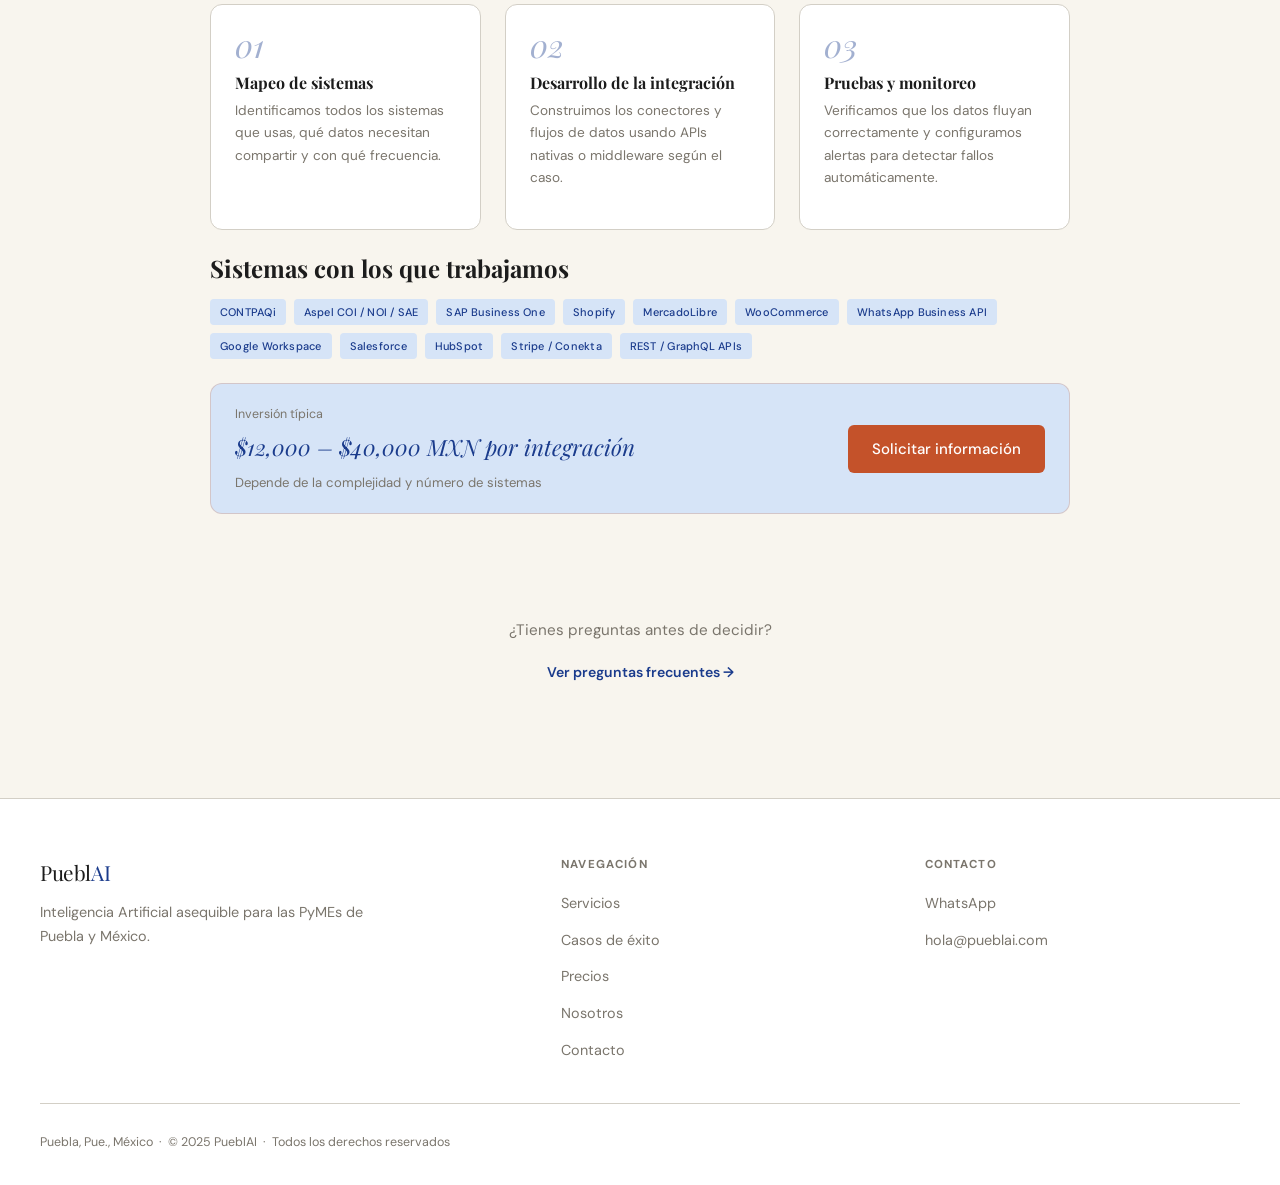
<file: servicios.html>
<!DOCTYPE html>
<html lang="es">
<head>
  <meta charset="UTF-8" />
  <meta name="viewport" content="width=device-width, initial-scale=1.0" />
  <title>Servicios de IA para Empresas en Puebla | PueblAI</title>
  <meta name="description" content="Consultoría de IA en Puebla: automatización de procesos, chatbots para WhatsApp, análisis predictivo e integraciones con CONTPAQi, Aspel y SAP para PyMEs mexicanas." />

  <!-- Open Graph -->
  <meta property="og:title"       content="Servicios de Consultoría de IA para PyMEs en Puebla | PueblAI" />
  <meta property="og:description" content="Automatización, chatbots, análisis de datos e integraciones con CONTPAQi y Aspel para PyMEs en Puebla, México." />
  <meta property="og:type"        content="website" />
  <meta property="og:locale"      content="es_MX" />
  <meta property="og:url"         content="https://pueblai.com/servicios.html" />
  <!-- TODO: <meta property="og:image" content="https://pueblai.com/img/og-servicios.jpg" /> -->

  <!-- Twitter Card -->
  <meta name="twitter:card"        content="summary_large_image" />
  <meta name="twitter:title"       content="Servicios de IA para PyMEs en Puebla | PueblAI" />
  <meta name="twitter:description" content="Automatización, chatbots, análisis de datos e integraciones para tu empresa en Puebla." />
  <!-- TODO: <meta name="twitter:image" content="https://pueblai.com/img/og-servicios.jpg" /> -->

  <!-- Favicons -->
  <link rel="apple-touch-icon" sizes="180x180" href="apple-touch-icon.png" />
  <link rel="icon" type="image/png" sizes="32x32" href="favicon-32x32.png" />
  <link rel="icon" type="image/png" sizes="16x16" href="favicon-16x16.png" />
  <link rel="icon" type="image/x-icon" href="favicon.ico" />
  <link rel="manifest" href="site.webmanifest" />

  <!-- Google Fonts -->
  <link rel="preconnect" href="https://fonts.googleapis.com" />
  <link rel="preconnect" href="https://fonts.gstatic.com" crossorigin />
  <link href="https://fonts.googleapis.com/css2?family=Playfair+Display:ital,wght@0,700;1,700&family=DM+Sans:opsz,wght@9..40,400;9..40,500;9..40,600&display=swap" rel="stylesheet" />

  <link rel="stylesheet" href="css/styles.css" />

  <!-- Datos estructurados: catálogo de servicios de IA -->
  <script type="application/ld+json">
  {
    "@context": "https://schema.org",
    "@graph": [
      {
        "@type": "Service",
        "@id": "https://pueblai.com/servicios.html#automatizacion",
        "name": "Automatización de procesos con IA",
        "provider": {"@type": "Organization", "name": "PueblAI", "url": "https://pueblai.com"},
        "areaServed": {"@type": "City", "name": "Puebla"},
        "description": "Eliminamos las tareas manuales y repetitivas de tu empresa: captura de datos, procesamiento de documentos, generación de reportes. Integramos con CONTPAQi, Aspel y SAP.",
        "offers": {"@type": "Offer", "priceSpecification": {"@type": "PriceSpecification", "minPrice": "18000", "maxPrice": "45000", "priceCurrency": "MXN"}}
      },
      {
        "@type": "Service",
        "@id": "https://pueblai.com/servicios.html#analitica",
        "name": "Análisis de datos e IA predictiva para empresas",
        "provider": {"@type": "Organization", "name": "PueblAI", "url": "https://pueblai.com"},
        "areaServed": {"@type": "City", "name": "Puebla"},
        "description": "Convertimos los datos de tu empresa en decisiones más inteligentes. Modelos que predicen demanda, detectan patrones de compra y optimizan inventario.",
        "offers": {"@type": "Offer", "priceSpecification": {"@type": "PriceSpecification", "minPrice": "22000", "maxPrice": "55000", "priceCurrency": "MXN"}}
      },
      {
        "@type": "Service",
        "@id": "https://pueblai.com/servicios.html#chatbots",
        "name": "Chatbots para WhatsApp y atención al cliente con IA",
        "provider": {"@type": "Organization", "name": "PueblAI", "url": "https://pueblai.com"},
        "areaServed": {"@type": "City", "name": "Puebla"},
        "description": "Asistentes virtuales en WhatsApp que toman pedidos, gestionan reservaciones y responden preguntas frecuentes las 24 horas sin intervención humana.",
        "offers": {"@type": "Offer", "priceSpecification": {"@type": "PriceSpecification", "minPrice": "15000", "maxPrice": "35000", "priceCurrency": "MXN"}}
      },
      {
        "@type": "Service",
        "@id": "https://pueblai.com/servicios.html#consultoria",
        "name": "Consultoría estratégica de inteligencia artificial en Puebla",
        "provider": {"@type": "Organization", "name": "PueblAI", "url": "https://pueblai.com"},
        "areaServed": {"@type": "City", "name": "Puebla"},
        "description": "Diagnóstico de tu empresa, mapeo de procesos e identificación de oportunidades de IA. Entregamos una hoja de ruta priorizada con estimados de inversión y retorno.",
        "offers": {"@type": "Offer", "price": "4500", "priceCurrency": "MXN"}
      },
      {
        "@type": "Service",
        "@id": "https://pueblai.com/servicios.html#integraciones",
        "name": "Integraciones de IA con CONTPAQi, Aspel y SAP",
        "provider": {"@type": "Organization", "name": "PueblAI", "url": "https://pueblai.com"},
        "areaServed": {"@type": "City", "name": "Puebla"},
        "description": "Conectamos tus sistemas para que compartan datos automáticamente. Experiencia específica con CONTPAQi, Aspel COI/NOI/SAE, SAP Business One, Shopify y MercadoLibre.",
        "offers": {"@type": "Offer", "priceSpecification": {"@type": "PriceSpecification", "minPrice": "12000", "maxPrice": "40000", "priceCurrency": "MXN"}}
      }
    ]
  }
  </script>
</head>
<body>

  <!-- NAVIGATION -->
  <nav class="site-nav" role="navigation" aria-label="Navegación principal">
    <div class="nav-inner">
      <a href="index.html" class="nav-logo" aria-label="PueblAI , Inicio">
        Puebl<span>AI</span>
      </a>
      <ul class="nav-links" role="list">
        <li><a href="servicios.html"          data-es="Servicios"  data-en="Services">Servicios</a></li>
        <li><a href="casos.html"              data-es="Casos"      data-en="Cases">Casos</a></li>
        <li><a href="index.html#precios"      data-es="Precios"    data-en="Pricing">Precios</a></li>
        <li><a href="index.html#nosotros"     data-es="Nosotros"   data-en="About">Nosotros</a></li>
        <li><a href="index.html#contacto"     data-es="Contacto"   data-en="Contact">Contacto</a></li>
      </ul>
      <button id="lang-toggle" class="lang-toggle" aria-label="Cambiar idioma" aria-pressed="false">
        ES | EN
      </button>
      <button class="hamburger" aria-label="Abrir menú" aria-expanded="false">
        <span></span><span></span><span></span>
      </button>
    </div>
  </nav>

  <!-- Mobile overlay -->
  <div class="nav-overlay" role="dialog" aria-modal="true" aria-label="Menú de navegación">
    <button class="close-overlay" aria-label="Cerrar menú">&times;</button>
    <a href="servicios.html"     data-es="Servicios" data-en="Services">Servicios</a>
    <a href="casos.html"         data-es="Casos"     data-en="Cases">Casos</a>
    <a href="index.html#precios" data-es="Precios"   data-en="Pricing">Precios</a>
    <a href="index.html#nosotros" data-es="Nosotros" data-en="About">Nosotros</a>
    <a href="index.html#contacto" data-es="Contacto" data-en="Contact">Contacto</a>
  </div>

  <!-- WhatsApp float -->
  <a href="https://wa.me/52XXXXXXXXXX?text=Hola%2C%20me%20interesa%20una%20consulta%20gratuita%20de%20IA%20para%20mi%20negocio."
     class="whatsapp-float" target="_blank" rel="noopener noreferrer"
     aria-label="Contactar por WhatsApp">
    <svg viewBox="0 0 24 24" aria-hidden="true">
      <path d="M17.472 14.382c-.297-.149-1.758-.867-2.03-.967-.273-.099-.471-.148-.67.15-.197.297-.767.966-.94 1.164-.173.199-.347.223-.644.075-.297-.15-1.255-.463-2.39-1.475-.883-.788-1.48-1.761-1.653-2.059-.173-.297-.018-.458.13-.606.134-.133.298-.347.446-.52.149-.174.198-.298.298-.497.099-.198.05-.371-.025-.52-.075-.149-.669-1.612-.916-2.207-.242-.579-.487-.5-.669-.51-.173-.008-.371-.01-.57-.01-.198 0-.52.074-.792.372-.272.297-1.04 1.016-1.04 2.479 0 1.462 1.065 2.875 1.213 3.074.149.198 2.096 3.2 5.077 4.487.709.306 1.262.489 1.694.625.712.227 1.36.195 1.871.118.571-.085 1.758-.719 2.006-1.413.248-.694.248-1.289.173-1.413-.074-.124-.272-.198-.57-.347m-5.421 7.403h-.004a9.87 9.87 0 01-5.031-1.378l-.361-.214-3.741.982.998-3.648-.235-.374a9.86 9.86 0 01-1.51-5.26c.001-5.45 4.436-9.884 9.888-9.884 2.64 0 5.122 1.03 6.988 2.898a9.825 9.825 0 012.893 6.994c-.003 5.45-4.437 9.884-9.885 9.884m8.413-18.297A11.815 11.815 0 0012.05 0C5.495 0 .16 5.335.157 11.892c0 2.096.547 4.142 1.588 5.945L.057 24l6.305-1.654a11.882 11.882 0 005.683 1.448h.005c6.554 0 11.89-5.335 11.893-11.893a11.821 11.821 0 00-3.48-8.413z"/>
    </svg>
  </a>

  <!-- SUB-PAGE HERO -->
  <header class="subpage-hero">
    <div class="subpage-hero-inner">
      <a href="index.html" class="back-link fade-in"
         data-es="Inicio" data-en="Home">
        Inicio
      </a>
      <span class="section-eyebrow fade-in"
            data-es="Nuestros servicios" data-en="Our services">
        Nuestros servicios
      </span>
      <h1 class="fade-in" style="transition-delay:0.1s;"
          data-es="Servicios de IA para PyMEs en Puebla, México"
          data-en="AI services for SMBs in Puebla, México">
        Servicios de IA para PyMEs en Puebla, México
      </h1>
      <p class="fade-in" style="transition-delay:0.15s; font-size:1.1rem; margin-top:1rem;"
         data-es="Tecnología de clase mundial construida con experiencia de Amazon y Microsoft, diseñada para las PyMEs de Puebla y México."
         data-en="World-class technology built with Amazon and Microsoft experience, designed for SMBs in Puebla and México.">
        Tecnología de clase mundial construida con experiencia de Amazon y Microsoft, diseñada para las PyMEs de Puebla y México.
      </p>
    </div>
  </header>

  <main class="service-full">
    <div class="service-full-inner">

      <!-- ══════════════════════════════════════
           SERVICE 1 , Automatización de procesos
      ══════════════════════════════════════ -->
      <section id="automatizacion" aria-labelledby="auto-title">

        <span class="section-eyebrow fade-in"
              data-es="Servicio 01" data-en="Service 01">
          Servicio 01
        </span>

        <h2 id="auto-title" class="fade-in"
            data-es="Automatización de procesos"
            data-en="Process automation">
          Automatización de procesos
        </h2>

        <p class="fade-in"
           data-es="Eliminamos las tareas manuales y repetitivas que consumen tiempo de tu equipo: captura de datos, procesamiento de documentos, generación de reportes, envío de notificaciones. Construimos flujos automatizados que conectan tus sistemas actuales sin reemplazarlos."
           data-en="We eliminate manual and repetitive tasks that consume your team's time: data entry, document processing, report generation, notification sending. We build automated flows that connect your existing systems without replacing them.">
          Eliminamos las tareas manuales y repetitivas que consumen tiempo de tu equipo: captura de datos, procesamiento de documentos, generación de reportes, envío de notificaciones. Construimos flujos automatizados que conectan tus sistemas actuales sin reemplazarlos.
        </p>

        <h3 class="fade-in" style="margin-top:1.5rem;"
            data-es="¿Para quién es?" data-en="Who is it for?">
          ¿Para quién es?
        </h3>
        <p class="fade-in"
           data-es="Manufactura, retail, distribución, contabilidad, agencias de viajes, despachos contables, clínicas. Cualquier empresa donde el equipo dedica horas a capturar, copiar o validar datos entre sistemas."
           data-en="Manufacturing, retail, distribution, accounting, travel agencies, accounting firms, clinics. Any company where the team spends hours entering, copying or validating data between systems.">
          Manufactura, retail, distribución, contabilidad, agencias de viajes, despachos contables, clínicas. Cualquier empresa donde el equipo dedica horas a capturar, copiar o validar datos entre sistemas.
        </p>

        <h3 class="fade-in" style="margin-top:1.5rem;"
            data-es="Cómo funciona" data-en="How it works">
          Cómo funciona
        </h3>
        <div class="process-steps fade-in">
          <div class="process-step">
            <div class="step-num">01</div>
            <h4 data-es="Diagnóstico" data-en="Diagnosis">Diagnóstico</h4>
            <p data-es="Mapeamos tus procesos actuales e identificamos las tareas con mayor potencial de automatización y retorno de inversión."
               data-en="We map your current processes and identify tasks with the highest automation potential and return on investment.">
              Mapeamos tus procesos actuales e identificamos las tareas con mayor potencial de automatización y retorno de inversión.
            </p>
          </div>
          <div class="process-step">
            <div class="step-num">02</div>
            <h4 data-es="Construcción" data-en="Build">Construcción</h4>
            <p data-es="Desarrollamos los flujos automatizados e integramos con tus sistemas: CONTPAQi, Aspel, SAP, Excel, correo electrónico."
               data-en="We develop automated flows and integrate with your systems: CONTPAQi, Aspel, SAP, Excel, email.">
              Desarrollamos los flujos automatizados e integramos con tus sistemas: CONTPAQi, Aspel, SAP, Excel, correo electrónico.
            </p>
          </div>
          <div class="process-step">
            <div class="step-num">03</div>
            <h4 data-es="Entrega y soporte" data-en="Delivery &amp; support">Entrega y soporte</h4>
            <p data-es="Capacitamos a tu equipo, entregamos documentación y damos soporte durante el primer mes de operación."
               data-en="We train your team, deliver documentation and provide support during the first month of operation.">
              Capacitamos a tu equipo, entregamos documentación y damos soporte durante el primer mes de operación.
            </p>
          </div>
        </div>

        <h3 class="fade-in" style="margin-top:1.5rem;"
            data-es="Tecnologías utilizadas" data-en="Technologies used">
          Tecnologías utilizadas
        </h3>
        <div class="tech-tags fade-in">
          <span class="tag">Python</span>
          <span class="tag">OCR / Document AI</span>
          <span class="tag">CONTPAQi API</span>
          <span class="tag">Aspel</span>
          <span class="tag">SAP</span>
          <span class="tag">Google Cloud</span>
          <span class="tag">AWS Lambda</span>
          <span class="tag">Make / n8n</span>
        </div>

        <div class="service-price-band fade-in">
          <div>
            <div style="font-size:0.78rem; color:var(--muted); margin-bottom:0.25rem;"
                 data-es="Inversión típica" data-en="Typical investment">
              Inversión típica
            </div>
            <div class="service-price-range"
                 data-es="$18,000 – $45,000 MXN por proyecto"
                 data-en="$18,000 – $45,000 MXN per project">
              $18,000 – $45,000 MXN por proyecto
            </div>
            <div style="font-size:0.82rem; color:var(--muted); margin-top:0.35rem;"
                 data-es="Entrega en 4–8 semanas"
                 data-en="Delivery in 4–8 weeks">
              Entrega en 4–8 semanas
            </div>
          </div>
          <a href="index.html#contacto" class="btn-primary"
             data-es="Solicitar diagnóstico" data-en="Request a diagnosis">
            Solicitar diagnóstico
          </a>
        </div>

      </section>

      <!-- ══════════════════════════════════════
           SERVICE 2 , Análisis de datos e IA predictiva
      ══════════════════════════════════════ -->
      <section id="analitica" aria-labelledby="analitica-title">

        <span class="section-eyebrow fade-in"
              data-es="Servicio 02" data-en="Service 02">
          Servicio 02
        </span>

        <h2 id="analitica-title" class="fade-in"
            data-es="Análisis de datos e IA predictiva"
            data-en="Data analytics &amp; predictive AI">
          Análisis de datos e IA predictiva
        </h2>

        <p class="fade-in"
           data-es="Convertimos los datos que ya tienes ,en Excel, Aspel, tu POS o tu ERP, en decisiones más inteligentes. Construimos modelos que predicen demanda, detectan patrones de compra, identifican clientes en riesgo de abandono y optimizan inventario."
           data-en="We convert the data you already have , in Excel, Aspel, your POS or ERP , into smarter decisions. We build models that predict demand, detect purchasing patterns, identify customers at risk of churn and optimize inventory.">
          Convertimos los datos que ya tienes ,en Excel, Aspel, tu POS o tu ERP, en decisiones más inteligentes. Construimos modelos que predicen demanda, detectan patrones de compra, identifican clientes en riesgo de abandono y optimizan inventario.
        </p>

        <h3 class="fade-in" style="margin-top:1.5rem;"
            data-es="¿Para quién es?" data-en="Who is it for?">
          ¿Para quién es?
        </h3>
        <p class="fade-in"
           data-es="Restaurantes y cadenas de alimentos, distribuidoras, tiendas de retail y e-commerce, empresas de manufactura, cualquier negocio que quiera tomar decisiones basadas en datos en lugar de intuición."
           data-en="Restaurants and food chains, distributors, retail and e-commerce stores, manufacturing companies, any business that wants to make data-driven decisions instead of relying on intuition.">
          Restaurantes y cadenas de alimentos, distribuidoras, tiendas de retail y e-commerce, empresas de manufactura, cualquier negocio que quiera tomar decisiones basadas en datos en lugar de intuición.
        </p>

        <h3 class="fade-in" style="margin-top:1.5rem;"
            data-es="Cómo funciona" data-en="How it works">
          Cómo funciona
        </h3>
        <div class="process-steps fade-in">
          <div class="process-step">
            <div class="step-num">01</div>
            <h4 data-es="Auditoría de datos" data-en="Data audit">Auditoría de datos</h4>
            <p data-es="Revisamos qué datos tienes disponibles y su calidad. Con 1–2 años de historia ya podemos construir modelos útiles."
               data-en="We review what data you have available and its quality. With 1–2 years of history we can already build useful models.">
              Revisamos qué datos tienes disponibles y su calidad. Con 1–2 años de historia ya podemos construir modelos útiles.
            </p>
          </div>
          <div class="process-step">
            <div class="step-num">02</div>
            <h4 data-es="Modelado" data-en="Modeling">Modelado</h4>
            <p data-es="Construimos y entrenamos el modelo de Machine Learning, lo validamos con datos históricos y ajustamos hasta obtener la precisión requerida."
               data-en="We build and train the Machine Learning model, validate it with historical data and tune it until the required accuracy is achieved.">
              Construimos y entrenamos el modelo de Machine Learning, lo validamos con datos históricos y ajustamos hasta obtener la precisión requerida.
            </p>
          </div>
          <div class="process-step">
            <div class="step-num">03</div>
            <h4 data-es="Entrega simple" data-en="Simple delivery">Entrega simple</h4>
            <p data-es="El modelo entrega resultados en el formato que ya usa tu equipo: Excel, dashboard o integración directa con tu sistema."
               data-en="The model delivers results in the format your team already uses: Excel, dashboard or direct integration with your system.">
              El modelo entrega resultados en el formato que ya usa tu equipo: Excel, dashboard o integración directa con tu sistema.
            </p>
          </div>
        </div>

        <h3 class="fade-in" style="margin-top:1.5rem;"
            data-es="Tecnologías utilizadas" data-en="Technologies used">
          Tecnologías utilizadas
        </h3>
        <div class="tech-tags fade-in">
          <span class="tag">Python</span>
          <span class="tag">scikit-learn</span>
          <span class="tag">Random Forest</span>
          <span class="tag">XGBoost</span>
          <span class="tag">Power BI</span>
          <span class="tag">Google Looker Studio</span>
          <span class="tag">Aspel</span>
          <span class="tag">Excel / Google Sheets</span>
        </div>

        <div class="service-price-band fade-in">
          <div>
            <div style="font-size:0.78rem; color:var(--muted); margin-bottom:0.25rem;"
                 data-es="Inversión típica" data-en="Typical investment">
              Inversión típica
            </div>
            <div class="service-price-range"
                 data-es="$22,000 – $55,000 MXN por proyecto"
                 data-en="$22,000 – $55,000 MXN per project">
              $22,000 – $55,000 MXN por proyecto
            </div>
            <div style="font-size:0.82rem; color:var(--muted); margin-top:0.35rem;"
                 data-es="Entrega en 5–10 semanas"
                 data-en="Delivery in 5–10 weeks">
              Entrega en 5–10 semanas
            </div>
          </div>
          <a href="index.html#contacto" class="btn-primary"
             data-es="Solicitar diagnóstico" data-en="Request a diagnosis">
            Solicitar diagnóstico
          </a>
        </div>

      </section>

      <!-- ══════════════════════════════════════
           SERVICE 3 , Chatbots
      ══════════════════════════════════════ -->
      <section id="chatbots" aria-labelledby="chatbots-title">

        <span class="section-eyebrow fade-in"
              data-es="Servicio 03" data-en="Service 03">
          Servicio 03
        </span>

        <h2 id="chatbots-title" class="fade-in"
            data-es="Chatbots y atención al cliente con IA"
            data-en="AI chatbots &amp; customer service">
          Chatbots y atención al cliente con IA
        </h2>

        <p class="fade-in"
           data-es="Asistentes virtuales que responden instantáneamente a tus clientes en WhatsApp, tu sitio web o Instagram. Toman pedidos, gestionan reservaciones, responden preguntas frecuentes y escalan casos complejos a tu equipo con el historial completo de la conversación."
           data-en="Virtual assistants that instantly respond to your customers on WhatsApp, your website or Instagram. They take orders, manage reservations, answer frequently asked questions and escalate complex cases to your team with the full conversation history.">
          Asistentes virtuales que responden instantáneamente a tus clientes en WhatsApp, tu sitio web o Instagram. Toman pedidos, gestionan reservaciones, responden preguntas frecuentes y escalan casos complejos a tu equipo con el historial completo de la conversación.
        </p>

        <h3 class="fade-in" style="margin-top:1.5rem;"
            data-es="¿Para quién es?" data-en="Who is it for?">
          ¿Para quién es?
        </h3>
        <p class="fade-in"
           data-es="Restaurantes y hoteles, clínicas y consultorios, tiendas de retail, academias y escuelas, servicios de salud y belleza, cualquier PyME que reciba muchos mensajes con preguntas similares o que quiera atender clientes fuera del horario de oficina."
           data-en="Restaurants and hotels, clinics and medical offices, retail stores, academies and schools, health and beauty services, any SMB that receives many messages with similar questions or wants to serve customers outside business hours.">
          Restaurantes y hoteles, clínicas y consultorios, tiendas de retail, academias y escuelas, servicios de salud y belleza, cualquier PyME que reciba muchos mensajes con preguntas similares o que quiera atender clientes fuera del horario de oficina.
        </p>

        <h3 class="fade-in" style="margin-top:1.5rem;"
            data-es="Cómo funciona" data-en="How it works">
          Cómo funciona
        </h3>
        <div class="process-steps fade-in">
          <div class="process-step">
            <div class="step-num">01</div>
            <h4 data-es="Mapeo de conversaciones" data-en="Conversation mapping">Mapeo de conversaciones</h4>
            <p data-es="Analizamos los mensajes frecuentes de tus clientes y diseñamos los flujos de conversación con tu tono y personalidad de marca."
               data-en="We analyze your customers' frequent messages and design conversation flows with your brand's tone and personality.">
              Analizamos los mensajes frecuentes de tus clientes y diseñamos los flujos de conversación con tu tono y personalidad de marca.
            </p>
          </div>
          <div class="process-step">
            <div class="step-num">02</div>
            <h4 data-es="Configuración e integración" data-en="Setup &amp; integration">Configuración e integración</h4>
            <p data-es="Configuramos el chatbot en WhatsApp Business API o web, conectado a tu calendario, sistema de reservaciones o inventario."
               data-en="We configure the chatbot in WhatsApp Business API or web, connected to your calendar, reservation system or inventory.">
              Configuramos el chatbot en WhatsApp Business API o web, conectado a tu calendario, sistema de reservaciones o inventario.
            </p>
          </div>
          <div class="process-step">
            <div class="step-num">03</div>
            <h4 data-es="Aprendizaje continuo" data-en="Continuous learning">Aprendizaje continuo</h4>
            <p data-es="El chatbot mejora con el tiempo. Revisamos mensajes no resueltos mensualmente y actualizamos las respuestas según las preguntas nuevas de tus clientes."
               data-en="The chatbot improves over time. We review unresolved messages monthly and update responses based on your customers' new questions.">
              El chatbot mejora con el tiempo. Revisamos mensajes no resueltos mensualmente y actualizamos las respuestas según las preguntas nuevas de tus clientes.
            </p>
          </div>
        </div>

        <h3 class="fade-in" style="margin-top:1.5rem;"
            data-es="Tecnologías utilizadas" data-en="Technologies used">
          Tecnologías utilizadas
        </h3>
        <div class="tech-tags fade-in">
          <span class="tag">WhatsApp Business API</span>
          <span class="tag">OpenAI GPT-4</span>
          <span class="tag">Claude API</span>
          <span class="tag">Google Dialogflow</span>
          <span class="tag">Twilio</span>
          <span class="tag">Node.js / Python</span>
          <span class="tag">Google Sheets API</span>
        </div>

        <div class="service-price-band fade-in">
          <div>
            <div style="font-size:0.78rem; color:var(--muted); margin-bottom:0.25rem;"
                 data-es="Inversión típica" data-en="Typical investment">
              Inversión típica
            </div>
            <div class="service-price-range"
                 data-es="$15,000 – $35,000 MXN por proyecto"
                 data-en="$15,000 – $35,000 MXN per project">
              $15,000 – $35,000 MXN por proyecto
            </div>
            <div style="font-size:0.82rem; color:var(--muted); margin-top:0.35rem;"
                 data-es="Entrega en 3–6 semanas"
                 data-en="Delivery in 3–6 weeks">
              Entrega en 3–6 semanas
            </div>
          </div>
          <a href="index.html#contacto" class="btn-primary"
             data-es="Solicitar información" data-en="Request information">
            Solicitar información
          </a>
        </div>

      </section>

      <!-- ══════════════════════════════════════
           SERVICE 4 , Consultoría estratégica
      ══════════════════════════════════════ -->
      <section id="consultoria" aria-labelledby="consultoria-title">

        <span class="section-eyebrow fade-in"
              data-es="Servicio 04" data-en="Service 04">
          Servicio 04
        </span>

        <h2 id="consultoria-title" class="fade-in"
            data-es="Consultoría estratégica de IA"
            data-en="Strategic AI consulting">
          Consultoría estratégica de IA
        </h2>

        <p class="fade-in"
           data-es="El punto de entrada ideal si no sabes por dónde empezar. Hacemos un diagnóstico profundo de tu empresa, mapeamos tus procesos, identificamos las oportunidades de IA con mayor impacto y te entregamos una hoja de ruta priorizada con estimados de inversión y retorno."
           data-en="The ideal entry point if you don't know where to start. We do a deep diagnosis of your company, map your processes, identify the highest-impact AI opportunities and deliver a prioritized roadmap with investment and return estimates.">
          El punto de entrada ideal si no sabes por dónde empezar. Hacemos un diagnóstico profundo de tu empresa, mapeamos tus procesos, identificamos las oportunidades de IA con mayor impacto y te entregamos una hoja de ruta priorizada con estimados de inversión y retorno.
        </p>

        <h3 class="fade-in" style="margin-top:1.5rem;"
            data-es="¿Para quién es?" data-en="Who is it for?">
          ¿Para quién es?
        </h3>
        <p class="fade-in"
           data-es="Dueños y directores de PyMEs que saben que la IA puede ayudar a su empresa pero no tienen claro cómo, por dónde empezar o cuánto costaría. También empresas que ya intentaron implementar IA sin éxito y quieren un enfoque más estructurado."
           data-en="Owners and directors of SMBs who know that AI can help their business but aren't clear on how, where to start or what it would cost. Also companies that have already tried implementing AI without success and want a more structured approach.">
          Dueños y directores de PyMEs que saben que la IA puede ayudar a su empresa pero no tienen claro cómo, por dónde empezar o cuánto costaría. También empresas que ya intentaron implementar IA sin éxito y quieren un enfoque más estructurado.
        </p>

        <h3 class="fade-in" style="margin-top:1.5rem;"
            data-es="Cómo funciona" data-en="How it works">
          Cómo funciona
        </h3>
        <div class="process-steps fade-in">
          <div class="process-step">
            <div class="step-num">01</div>
            <h4 data-es="Sesión de diagnóstico" data-en="Diagnostic session">Sesión de diagnóstico</h4>
            <p data-es="2 horas en línea o presencial contigo y tu equipo clave. Mapeamos procesos, sistemas y objetivos de negocio."
               data-en="2 hours online or in person with you and your key team. We map processes, systems and business objectives.">
              2 horas en línea o presencial contigo y tu equipo clave. Mapeamos procesos, sistemas y objetivos de negocio.
            </p>
          </div>
          <div class="process-step">
            <div class="step-num">02</div>
            <h4 data-es="Análisis y priorización" data-en="Analysis &amp; prioritization">Análisis y priorización</h4>
            <p data-es="Evaluamos cada oportunidad por impacto, facilidad de implementación y retorno estimado. Priorizamos las 3 más importantes."
               data-en="We evaluate each opportunity by impact, ease of implementation and estimated return. We prioritize the top 3.">
              Evaluamos cada oportunidad por impacto, facilidad de implementación y retorno estimado. Priorizamos las 3 más importantes.
            </p>
          </div>
          <div class="process-step">
            <div class="step-num">03</div>
            <h4 data-es="Hoja de ruta" data-en="Roadmap">Hoja de ruta</h4>
            <p data-es="Entregamos un documento con plan de acción detallado, presupuestos estimados y métricas para medir el éxito."
               data-en="We deliver a document with a detailed action plan, estimated budgets and metrics to measure success.">
              Entregamos un documento con plan de acción detallado, presupuestos estimados y métricas para medir el éxito.
            </p>
          </div>
        </div>

        <div class="service-price-band fade-in">
          <div>
            <div style="font-size:0.78rem; color:var(--muted); margin-bottom:0.25rem;"
                 data-es="Inversión" data-en="Investment">
              Inversión
            </div>
            <div class="service-price-range"
                 data-es="$4,500 MXN · Entrega en 1 semana"
                 data-en="$4,500 MXN · Delivered in 1 week">
              $4,500 MXN · Entrega en 1 semana
            </div>
            <div style="font-size:0.82rem; color:var(--muted); margin-top:0.35rem;"
                 data-es="Incluye sesión grabada + documento de hoja de ruta"
                 data-en="Includes recorded session + roadmap document">
              Incluye sesión grabada + documento de hoja de ruta
            </div>
          </div>
          <a href="index.html#contacto" class="btn-primary"
             data-es="Agendar diagnóstico" data-en="Book a diagnosis">
            Agendar diagnóstico
          </a>
        </div>

      </section>

      <!-- ══════════════════════════════════════
           SERVICE 5 , Integraciones y APIs
      ══════════════════════════════════════ -->
      <section id="integraciones" aria-labelledby="integraciones-title">

        <span class="section-eyebrow fade-in"
              data-es="Servicio 05" data-en="Service 05">
          Servicio 05
        </span>

        <h2 id="integraciones-title" class="fade-in"
            data-es="Integraciones y APIs"
            data-en="Integrations &amp; APIs">
          Integraciones y APIs
        </h2>

        <p class="fade-in"
           data-es="Conectamos tus sistemas para que hablen entre sí y eliminamos el trabajo manual de pasar información de un lugar a otro. Tenemos experiencia específica integrando CONTPAQi, Aspel, SAP, Shopify, MercadoLibre, WhatsApp Business y plataformas de logística locales con soluciones de IA."
           data-en="We connect your systems so they communicate with each other and eliminate the manual work of moving information from one place to another. We have specific experience integrating CONTPAQi, Aspel, SAP, Shopify, MercadoLibre, WhatsApp Business and local logistics platforms with AI solutions.">
          Conectamos tus sistemas para que hablen entre sí y eliminamos el trabajo manual de pasar información de un lugar a otro. Tenemos experiencia específica integrando CONTPAQi, Aspel, SAP, Shopify, MercadoLibre, WhatsApp Business y plataformas de logística locales con soluciones de IA.
        </p>

        <h3 class="fade-in" style="margin-top:1.5rem;"
            data-es="¿Para quién es?" data-en="Who is it for?">
          ¿Para quién es?
        </h3>
        <p class="fade-in"
           data-es="Empresas que usan múltiples sistemas que no se sincronizan automáticamente: tu ERP no habla con tu tienda en línea, tu POS no actualiza el inventario en Aspel, tu CRM no se conecta con WhatsApp. Si alguien en tu equipo pasa información manualmente entre dos sistemas, eso se puede automatizar."
           data-en="Companies that use multiple systems that don't automatically synchronize: your ERP doesn't talk to your online store, your POS doesn't update inventory in Aspel, your CRM doesn't connect with WhatsApp. If someone on your team manually moves data between two systems, that can be automated.">
          Empresas que usan múltiples sistemas que no se sincronizan automáticamente: tu ERP no habla con tu tienda en línea, tu POS no actualiza el inventario en Aspel, tu CRM no se conecta con WhatsApp. Si alguien en tu equipo pasa información manualmente entre dos sistemas, eso se puede automatizar.
        </p>

        <h3 class="fade-in" style="margin-top:1.5rem;"
            data-es="Cómo funciona" data-en="How it works">
          Cómo funciona
        </h3>
        <div class="process-steps fade-in">
          <div class="process-step">
            <div class="step-num">01</div>
            <h4 data-es="Mapeo de sistemas" data-en="Systems mapping">Mapeo de sistemas</h4>
            <p data-es="Identificamos todos los sistemas que usas, qué datos necesitan compartir y con qué frecuencia."
               data-en="We identify all the systems you use, what data they need to share and how often.">
              Identificamos todos los sistemas que usas, qué datos necesitan compartir y con qué frecuencia.
            </p>
          </div>
          <div class="process-step">
            <div class="step-num">02</div>
            <h4 data-es="Desarrollo de la integración" data-en="Integration development">Desarrollo de la integración</h4>
            <p data-es="Construimos los conectores y flujos de datos usando APIs nativas o middleware según el caso."
               data-en="We build the connectors and data flows using native APIs or middleware as needed.">
              Construimos los conectores y flujos de datos usando APIs nativas o middleware según el caso.
            </p>
          </div>
          <div class="process-step">
            <div class="step-num">03</div>
            <h4 data-es="Pruebas y monitoreo" data-en="Testing &amp; monitoring">Pruebas y monitoreo</h4>
            <p data-es="Verificamos que los datos fluyan correctamente y configuramos alertas para detectar fallos automáticamente."
               data-en="We verify that data flows correctly and configure alerts to automatically detect failures.">
              Verificamos que los datos fluyan correctamente y configuramos alertas para detectar fallos automáticamente.
            </p>
          </div>
        </div>

        <h3 class="fade-in" style="margin-top:1.5rem;"
            data-es="Sistemas con los que trabajamos" data-en="Systems we work with">
          Sistemas con los que trabajamos
        </h3>
        <div class="tech-tags fade-in">
          <span class="tag">CONTPAQi</span>
          <span class="tag">Aspel COI / NOI / SAE</span>
          <span class="tag">SAP Business One</span>
          <span class="tag">Shopify</span>
          <span class="tag">MercadoLibre</span>
          <span class="tag">WooCommerce</span>
          <span class="tag">WhatsApp Business API</span>
          <span class="tag">Google Workspace</span>
          <span class="tag">Salesforce</span>
          <span class="tag">HubSpot</span>
          <span class="tag">Stripe / Conekta</span>
          <span class="tag">REST / GraphQL APIs</span>
        </div>

        <div class="service-price-band fade-in">
          <div>
            <div style="font-size:0.78rem; color:var(--muted); margin-bottom:0.25rem;"
                 data-es="Inversión típica" data-en="Typical investment">
              Inversión típica
            </div>
            <div class="service-price-range"
                 data-es="$12,000 – $40,000 MXN por integración"
                 data-en="$12,000 – $40,000 MXN per integration">
              $12,000 – $40,000 MXN por integración
            </div>
            <div style="font-size:0.82rem; color:var(--muted); margin-top:0.35rem;"
                 data-es="Depende de la complejidad y número de sistemas"
                 data-en="Depends on complexity and number of systems">
              Depende de la complejidad y número de sistemas
            </div>
          </div>
          <a href="index.html#contacto" class="btn-primary"
             data-es="Solicitar información" data-en="Request information">
            Solicitar información
          </a>
        </div>

      </section>

    </div>

    <div style="text-align:center; padding: 3rem 1.5rem;">
      <p style="font-size:0.95rem; color:var(--muted); margin-bottom:1rem;"
         data-es="¿Tienes preguntas antes de decidir?" data-en="Have questions before deciding?">
        ¿Tienes preguntas antes de decidir?
      </p>
      <a href="index.html#faq" class="service-link"
         data-es="Ver preguntas frecuentes →" data-en="See FAQ →">
        Ver preguntas frecuentes →
      </a>
    </div>

  </main>

  <!-- FOOTER -->
  <footer class="site-footer" role="contentinfo">
    <div class="footer-inner">
      <div class="footer-top">
        <div class="footer-brand">
          <a href="index.html" class="nav-logo" style="font-size:1.3rem;">
            Puebl<span>AI</span>
          </a>
          <p data-es="Inteligencia Artificial asequible para las PyMEs de Puebla y México."
             data-en="Affordable Artificial Intelligence for SMBs in Puebla and México.">
            Inteligencia Artificial asequible para las PyMEs de Puebla y México.
          </p>
        </div>
        <nav class="footer-nav" aria-label="Footer navigation">
          <h5 data-es="Navegación" data-en="Navigation">Navegación</h5>
          <ul role="list">
            <li><a href="servicios.html"         data-es="Servicios"     data-en="Services">Servicios</a></li>
            <li><a href="casos.html"             data-es="Casos de éxito" data-en="Case studies">Casos de éxito</a></li>
            <li><a href="index.html#precios"     data-es="Precios"       data-en="Pricing">Precios</a></li>
            <li><a href="index.html#nosotros"    data-es="Nosotros"      data-en="About us">Nosotros</a></li>
            <li><a href="index.html#contacto"    data-es="Contacto"      data-en="Contact">Contacto</a></li>
          </ul>
        </nav>
        <div class="footer-social">
          <h5 data-es="Contacto" data-en="Contact">Contacto</h5>
          <ul role="list">
            <li><a href="https://wa.me/52XXXXXXXXXX" target="_blank" rel="noopener noreferrer">WhatsApp</a></li>
            <li><a href="mailto:hola@pueblai.com">hola@pueblai.com</a></li>
          </ul>
        </div>
      </div>
      <div class="footer-bottom">
        <p class="footer-legal">
          Puebla, Pue., México &nbsp;·&nbsp; &copy; 2025 PueblAI &nbsp;·&nbsp;
          <span data-es="Todos los derechos reservados" data-en="All rights reserved">Todos los derechos reservados</span>
        </p>
      </div>
    </div>
  </footer>

  <script src="js/main.js"></script>
</body>
</html>
</file>
<file: css/styles.css>
/* ============================================================
   PueblAI — styles.css
   No framework. Vanilla CSS with custom properties.
   ============================================================ */

/* ── Google Fonts imported in HTML via <link> ── */

/* ============================================================
   1. CUSTOM PROPERTIES
   ============================================================ */
/* Talavera Poblana palette — cobalt + cream + terracotta */
:root {
  /* ─── PALETA PRINCIPAL ─── */
  --color-cobalt:        #1A3B8C;
  --color-cobalt-mid:    #2B5299;
  --color-cobalt-light:  #D6E4F7;
  --color-cobalt-border: #4A72B8;

  --color-base:          #F8F5EE;
  --color-cream:         #F0EAD8;

  /* ─── ACENTOS ─── */
  --color-terracotta:    #C4522A;
  --color-amber:         #D4920A;
  --color-sage:          #5A7A3A;

  /* ─── TIPOGRAFÍA ─── */
  --color-ink:           #1C1C1C;
  --color-warm-gray:     #7A756C;
  --color-border:        #D3CFC6;

  /* ─── BADGES ─── */
  --color-badge-terra-bg:   #F5E5DF;
  --color-badge-amber-bg:   #FBF0D6;
  --color-badge-sage-bg:    #E6EFD9;
  --color-badge-amber-text: #8A5E05;

  /* ─── ALIASES (compatibilidad con clases existentes) ─── */
  --accent:       var(--color-cobalt);
  --accent-2:     #6b9fd4;
  --accent-light: var(--color-cobalt-light);
  --ink:          var(--color-ink);
  --muted:        var(--color-warm-gray);
  --bg:           var(--color-base);
  --card:         #fff;
  --border:       var(--color-border);
  --tag-bg:       var(--color-cream);
  --bg-rgb:       248,245,238;

  /* ─── FUENTES ─── */
  --font-display: 'Playfair Display', Georgia, serif;
  --font-ui:      'DM Sans', system-ui, sans-serif;
  --font-serif:   var(--font-display);
  --font-sans:    var(--font-ui);

  /* ─── LAYOUT ─── */
  --radius-sm:    6px;
  --radius-md:    12px;
  --radius-lg:    16px;
  --shadow-card:  0 2px 12px rgba(26, 59, 140, 0.08);
  --shadow-hover: 0 8px 28px rgba(26, 59, 140, 0.16);
  --transition:   0.2s ease;
  --max-width:    1200px;
  --section-pad:  5rem 1.5rem;
}

/* ============================================================
   2. RESET & BASE
   ============================================================ */
*, *::before, *::after {
  box-sizing: border-box;
  margin: 0;
  padding: 0;
}

html {
  scroll-behavior: smooth;
  font-size: 16px;
}

body {
  font-family: var(--font-sans);
  background-color: var(--bg);
  color: var(--ink);
  line-height: 1.65;
  -webkit-font-smoothing: antialiased;
  -moz-osx-font-smoothing: grayscale;
}

img {
  display: block;
  max-width: 100%;
}

a {
  color: var(--accent);
  text-decoration: none;
  transition: opacity var(--transition);
}

a:hover {
  opacity: 0.8;
}

ul {
  list-style: none;
}

button, input, select, textarea {
  font-family: inherit;
  font-size: inherit;
}

/* ============================================================
   3. TYPOGRAPHY SCALE
   ============================================================ */
h1, h2, h3, h4 {
  font-family: var(--font-serif);
  line-height: 1.2;
  color: var(--ink);
}

h1 { font-size: clamp(2.2rem, 5vw, 3.5rem); }
h2 { font-size: clamp(1.8rem, 3.5vw, 2.6rem); }
h3 { font-size: clamp(1.2rem, 2vw, 1.5rem); }
h4 { font-size: 1.1rem; }

p {
  color: var(--muted);
  max-width: 68ch;
}

/* ============================================================
   4. UTILITY CLASSES
   ============================================================ */

/* Fade-in animation via IntersectionObserver */
.fade-in {
  opacity: 0;
  transform: translateY(24px);
  transition: opacity 0.55s ease, transform 0.55s ease;
}

.fade-in.visible {
  opacity: 1;
  transform: translateY(0);
}

/* Section eyebrow label */
.section-eyebrow {
  display: inline-flex;
  align-items: center;
  gap: 8px;
  font-family: var(--font-ui);
  font-size: 0.6875rem;
  font-weight: 500;
  letter-spacing: 0.12em;
  text-transform: uppercase;
  color: var(--color-cobalt-mid);
  margin-bottom: 0.75rem;
}
.section-eyebrow::before {
  content: '';
  display: inline-block;
  width: 20px; height: 2px;
  background: var(--color-cobalt-mid);
  border-radius: 2px;
  flex-shrink: 0;
}

/* Metric number */
.metric-num {
  font-family: var(--font-serif);
  font-size: 2.25rem;
  font-style: italic;
  color: var(--accent);
  line-height: 1;
}

/* Tag pill (legado — mantenido para compatibilidad) */
.tag {
  display: inline-block;
  background: var(--color-cobalt-light);
  color: var(--color-cobalt);
  font-size: 0.6875rem;
  font-weight: 500;
  letter-spacing: 0.02em;
  padding: 4px 10px;
  border-radius: 4px;
}

/* ── Badge system ── */
.badge {
  display: inline-block;
  font-family: var(--font-ui);
  font-size: 0.6875rem;
  font-weight: 500;
  padding: 4px 10px;
  border-radius: 4px;
  letter-spacing: 0.02em;
}
.badge--cobalt { background: var(--color-cobalt-light);      color: var(--color-cobalt); }
.badge--terra  { background: var(--color-badge-terra-bg);    color: var(--color-terracotta); }
.badge--amber  { background: var(--color-badge-amber-bg);    color: var(--color-badge-amber-text); }
.badge--sage   { background: var(--color-badge-sage-bg);     color: var(--color-sage); }

/* ── Separador decorativo talavera ── */
.divider-talavera {
  display: flex;
  align-items: center;
  gap: 12px;
  margin: 0;
  padding: 0 1.5rem;
}
.divider-talavera__line {
  flex: 1;
  height: 1px;
  background: var(--color-border);
}
.divider-talavera__diamond {
  width: 14px;
  height: 14px;
  border: 2px solid var(--color-cobalt-border);
  transform: rotate(45deg);
  flex-shrink: 0;
  position: relative;
}
.divider-talavera__diamond::after {
  content: '';
  position: absolute;
  top: 50%; left: 50%;
  transform: translate(-50%, -50%);
  width: 4px; height: 4px;
  background: var(--color-cobalt-border);
  border-radius: 50%;
}

/* ── Primario: SOLO para "Agendar consulta gratuita" ── */
.btn-primary {
  display: inline-block;
  background: var(--color-terracotta);
  color: #fff !important;
  font-family: var(--font-ui);
  font-weight: 500;
  font-size: 0.9375rem;
  padding: 0.75rem 1.5rem;
  border-radius: var(--radius-sm);
  border: none;
  cursor: pointer;
  transition: background var(--transition);
  text-align: center;
  white-space: nowrap;
}
.btn-primary:hover {
  background: #A84420;
  opacity: 1;
}

/* ── Secundario: acciones importantes no-CTA ── */
.btn-secondary {
  display: inline-block;
  background: var(--color-cobalt);
  color: #fff !important;
  font-family: var(--font-ui);
  font-weight: 500;
  font-size: 0.9375rem;
  padding: 0.75rem 1.5rem;
  border-radius: var(--radius-sm);
  border: none;
  cursor: pointer;
  transition: background var(--transition);
  text-align: center;
  white-space: nowrap;
}
.btn-secondary:hover {
  background: var(--color-cobalt-mid);
  opacity: 1;
}

/* ── Outline: cuando hay dos CTAs juntos ── */
.btn-outline {
  display: inline-block;
  background: transparent;
  color: var(--color-cobalt) !important;
  font-family: var(--font-ui);
  font-weight: 500;
  font-size: 0.9375rem;
  padding: 0.75rem 1.5rem;
  border-radius: var(--radius-sm);
  border: 1.5px solid var(--color-cobalt);
  cursor: pointer;
  transition: background var(--transition), color var(--transition);
  text-align: center;
  white-space: nowrap;
}
.btn-outline:hover {
  background: var(--color-cobalt);
  color: #fff !important;
  opacity: 1;
}

/* ── Ghost / Link: CTAs de servicios y casos ── */
.btn-ghost {
  display: inline-block;
  background: none;
  border: none;
  color: var(--color-cobalt);
  font-family: var(--font-ui);
  font-weight: 500;
  font-size: 0.9375rem;
  text-decoration: underline;
  text-underline-offset: 3px;
  cursor: pointer;
  padding: 0;
}
.btn-ghost:hover {
  color: var(--color-terracotta);
  opacity: 1;
}

/* Section layout wrapper */
.section-inner {
  max-width: var(--max-width);
  margin: 0 auto;
}

/* Section header */
.section-header {
  text-align: center;
  margin-bottom: 3.5rem;
}

.section-header p {
  margin: 0.75rem auto 0;
  font-size: 1.1rem;
  max-width: 56ch;
}

/* ============================================================
   5. NAVIGATION
   ============================================================ */
.site-nav {
  position: fixed;
  top: 0;
  left: 0;
  right: 0;
  z-index: 1000;
  border-top: 3px solid var(--accent);
  padding: 1.25rem 1.5rem;
  display: flex;
  align-items: center;
  justify-content: space-between;
  gap: 1.5rem;
  transition: background var(--transition), box-shadow var(--transition), padding var(--transition);
}

.site-nav.scrolled {
  background: var(--bg);
  box-shadow: 0 1px 0 var(--border);
  padding: 0.75rem 1.5rem;
}

.nav-inner {
  max-width: var(--max-width);
  width: 100%;
  margin: 0 auto;
  display: flex;
  align-items: center;
  justify-content: space-between;
  gap: 2rem;
}

/* Logo */
.nav-logo {
  font-family: var(--font-serif);
  font-size: 1.5rem;
  color: var(--ink);
  text-decoration: none;
  flex-shrink: 0;
  letter-spacing: -0.02em;
}

.nav-logo span {
  color: var(--accent);
}

/* Center links */
.nav-links {
  display: flex;
  align-items: center;
  gap: 2rem;
}

.nav-links a {
  font-size: 0.9rem;
  font-weight: 500;
  color: var(--ink);
  text-decoration: none;
  transition: color var(--transition);
}

.nav-links a:hover {
  color: var(--accent);
  opacity: 1;
}

/* Lang toggle */
.lang-toggle {
  background: transparent;
  border: 1.5px solid var(--border);
  border-radius: var(--radius-sm);
  padding: 0.35rem 0.75rem;
  font-size: 0.8rem;
  font-weight: 600;
  color: var(--muted);
  cursor: pointer;
  letter-spacing: 0.05em;
  transition: border-color var(--transition), color var(--transition);
  flex-shrink: 0;
}

.lang-toggle:hover {
  border-color: var(--accent);
  color: var(--accent);
}

/* Hamburger */
.hamburger {
  display: none;
  flex-direction: column;
  gap: 5px;
  background: none;
  border: none;
  cursor: pointer;
  padding: 4px;
}

.hamburger span {
  display: block;
  width: 24px;
  height: 2px;
  background: var(--ink);
  border-radius: 2px;
  transition: transform var(--transition), opacity var(--transition);
}

/* Mobile nav overlay */
.nav-overlay {
  display: none;
  position: fixed;
  inset: 0;
  background: var(--bg);
  z-index: 999;
  flex-direction: column;
  align-items: center;
  justify-content: center;
  gap: 2rem;
}

.nav-overlay.open {
  display: flex;
}

.nav-overlay a {
  font-family: var(--font-serif);
  font-size: 2rem;
  color: var(--ink);
  text-decoration: none;
}

.nav-overlay .close-overlay {
  position: absolute;
  top: 1.5rem;
  right: 1.5rem;
  background: none;
  border: none;
  font-size: 2rem;
  cursor: pointer;
  color: var(--ink);
}

/* ============================================================
   6. WHATSAPP FLOAT
   ============================================================ */
.whatsapp-float {
  position: fixed;
  bottom: 2rem;
  right: 2rem;
  z-index: 900;
  background: #25d366;
  color: #fff;
  width: 56px;
  height: 56px;
  border-radius: 50%;
  display: flex;
  align-items: center;
  justify-content: center;
  box-shadow: 0 4px 16px rgba(37,211,102,0.45);
  transition: transform var(--transition), box-shadow var(--transition);
}

.whatsapp-float:hover {
  transform: translateY(-3px) scale(1.06);
  box-shadow: 0 8px 24px rgba(37,211,102,0.55);
  opacity: 1;
}

.whatsapp-float svg {
  width: 28px;
  height: 28px;
  fill: #fff;
}

/* ============================================================
   7. HERO SECTION
   ============================================================ */
/* Hero — patrón azulejo talavera a 7% opacidad */
#hero {
  min-height: 100vh;
  padding: 8rem 1.5rem 5rem;
  display: flex;
  align-items: center;
  position: relative;
  background-color: var(--color-base);
  overflow: hidden;
}

#hero-particles {
  position: absolute;
  inset: 0;
  width: 100%;
  height: 100%;
  z-index: 0;
  pointer-events: none;
}

/* Gradient overlay suave — texto legible sobre partículas */
#hero::before {
  content: '';
  position: absolute;
  inset: 0;
  background: linear-gradient(
    to right,
    rgba(var(--bg-rgb), 0.85) 0%,
    rgba(var(--bg-rgb), 0.70) 50%,
    rgba(var(--bg-rgb), 0.20) 75%,
    rgba(var(--bg-rgb), 0.05) 100%
  );
  pointer-events: none;
  z-index: 0;
}

@media (max-width: 768px) {
  #hero::before {
    background: rgba(var(--bg-rgb), 0.93);
  }
}

.hero-inner {
  max-width: var(--max-width);
  margin: 0 auto;
  display: grid;
  grid-template-columns: 60% 40%;
  gap: 4rem;
  align-items: center;
  width: 100%;
  position: relative;
  z-index: 1;
}

.hero-left {
  display: flex;
  flex-direction: column;
  gap: 1.5rem;
}

.hero-left h1 {
  font-family: var(--font-display);
  font-weight: 700;
  font-size: var(--text-display, clamp(2rem, 5vw, 3.5rem));
  color: var(--color-cobalt);
  line-height: 1.15;
  letter-spacing: -0.01em;
}

.hero-left h1 em {
  font-style: italic;
}

.hero-left p {
  font-family: var(--font-ui);
  font-size: 1rem;
  color: #4A4540;
  line-height: 1.7;
  max-width: 52ch;
}

/* ── Hero card flotante ── */
.hero__card {
  background: #fff;
  border: 1px solid var(--color-border);
  border-left: 4px solid var(--color-cobalt);
  border-radius: var(--radius-md);
  padding: 1.5rem;
  max-width: 340px;
  box-shadow: 0 2px 12px rgba(26, 59, 140, 0.08);
}
.hero__card-tag {
  display: flex;
  gap: 6px;
  margin-bottom: 0.75rem;
}
.hero__card-problem {
  font-family: var(--font-ui);
  font-size: 0.9375rem;
  font-weight: 500;
  color: var(--color-ink);
  margin-bottom: 1rem;
  line-height: 1.4;
}
.hero__card-metric {
  display: flex;
  flex-direction: column;
  gap: 2px;
}
.hero__card-number {
  display: block;
  font-family: var(--font-display);
  font-size: 2.5rem;
  font-weight: 700;
  color: var(--color-cobalt);
  line-height: 1;
}
.hero__card-label {
  font-family: var(--font-ui);
  font-size: 0.8125rem;
  color: var(--color-warm-gray);
}

.hero-ctas {
  display: flex;
  align-items: center;
  gap: 1.25rem;
  flex-wrap: wrap;
  margin-top: 0.5rem;
}

.hero-ctas .secondary-link {
  font-weight: 600;
  color: var(--ink);
  display: flex;
  align-items: center;
  gap: 0.35rem;
}

.hero-ctas .secondary-link::after {
  content: '→';
  color: var(--accent);
}

.hero-right {
  display: flex;
  align-items: center;
  justify-content: center;
}

/* Stats cluster */
.stats-cluster {
  display: grid;
  grid-template-columns: repeat(3, 1fr);
  gap: 1rem;
  width: 100%;
}

.stat-card {
  background: var(--card);
  border: 1px solid var(--border);
  border-radius: var(--radius-md);
  padding: 1.25rem 1rem;
  text-align: center;
  box-shadow: var(--shadow-card);
}

.stat-card .metric-num {
  display: block;
  margin-bottom: 0.35rem;
}

.stat-card .stat-label {
  font-size: 0.78rem;
  color: var(--muted);
  line-height: 1.4;
}

/* Scroll indicator */
.scroll-indicator {
  position: absolute;
  bottom: 2.5rem;
  left: 50%;
  z-index: 2;
  transform: translateX(-50%);
  display: flex;
  flex-direction: column;
  align-items: center;
  gap: 0.5rem;
  color: var(--muted);
  font-size: 0.75rem;
  letter-spacing: 0.08em;
  text-transform: uppercase;
  animation: bounce 2s infinite;
}

.scroll-indicator svg {
  width: 20px;
  height: 20px;
  stroke: var(--muted);
  fill: none;
}

@keyframes bounce {
  0%, 100% { transform: translateX(-50%) translateY(0); }
  50%       { transform: translateX(-50%) translateY(6px); }
}

/* ============================================================
   8. TRUST SIGNALS (#credibilidad)
   ============================================================ */
#credibilidad {
  padding: 4rem 1.5rem;
  background: var(--tag-bg);
  border-top: 1px solid var(--border);
  border-bottom: 1px solid var(--border);
}

.credibilidad-inner {
  max-width: var(--max-width);
  margin: 0 auto;
  display: grid;
  grid-template-columns: repeat(3, 1fr);
  gap: 3rem;
  align-items: start;
}

.trust-col {
  display: flex;
  flex-direction: column;
  gap: 1.25rem;
}

.trust-col-title {
  font-size: 0.75rem;
  font-weight: 600;
  letter-spacing: 0.1em;
  text-transform: uppercase;
  color: var(--muted);
}

/* Company logos placeholder */
.company-logos {
  display: flex;
  align-items: center;
  gap: 2rem;
  flex-wrap: wrap;
}

.company-logo-badge {
  background: var(--card);
  border: 1px solid var(--border);
  border-radius: var(--radius-sm);
  padding: 0.6rem 1.1rem;
  font-size: 0.85rem;
  font-weight: 700;
  color: var(--muted);
  letter-spacing: 0.03em;
  transition: color var(--transition);
}

.company-logo-badge:hover {
  color: var(--ink);
}

.company-logo-img {
  height: 26px;
  width: auto;
  opacity: 0.55;
  filter: grayscale(100%);
  transition: opacity var(--transition), filter var(--transition);
}

.company-logo-img:hover {
  opacity: 1;
  filter: grayscale(0%);
}

.trust-caption {
  font-size: 0.88rem;
  color: var(--muted);
  max-width: none;
}

/* Stat row */
.stat-row {
  display: flex;
  gap: 1rem;
}

.stat-item {
  flex: 1;
  text-align: center;
}

.stat-item .metric-num {
  display: block;
  margin-bottom: 0.3rem;
  font-size: 2rem;
}

.stat-item .stat-sub {
  font-size: 0.75rem;
  color: var(--muted);
  line-height: 1.4;
}

/* Cert / quote */
.cert-badges {
  display: flex;
  flex-wrap: wrap;
  gap: 0.75rem;
}

.pull-quote {
  border-left: 3px solid var(--accent);
  padding: 0.75rem 1rem;
  font-size: 0.95rem;
  color: var(--muted);
  font-style: italic;
  background: var(--card);
  border-radius: 0 var(--radius-sm) var(--radius-sm) 0;
}

/* ============================================================
   9. SERVICES (#servicios)
   ============================================================ */
#servicios {
  padding: var(--section-pad);
}

.services-grid {
  display: flex;
  flex-wrap: wrap;
  justify-content: center;
  gap: 1.5rem;
  margin-top: 0;
}

.service-card {
  background: #fff;
  border: 1px solid var(--color-border);
  border-radius: var(--radius-md);
  padding: 1.75rem 1.5rem;
  box-shadow: var(--shadow-card);
  display: flex;
  flex-direction: column;
  gap: 0.85rem;
  transition: box-shadow var(--transition), border-left var(--transition), transform var(--transition);
  border-left: 3px solid transparent;
  width: calc(33.333% - 1rem);
  min-width: 280px;
}

.service-card:hover {
  box-shadow: var(--shadow-hover);
  border-left: 3px solid var(--color-cobalt);
  transform: translateY(-2px);
}

.service-icon {
  width: 44px;
  height: 44px;
  background: var(--accent-light);
  border-radius: var(--radius-sm);
  display: flex;
  align-items: center;
  justify-content: center;
  flex-shrink: 0;
}

.service-icon svg {
  width: 24px;
  height: 24px;
  stroke: var(--accent);
  fill: none;
  stroke-width: 1.8;
  stroke-linecap: round;
  stroke-linejoin: round;
}

.service-card h3 {
  font-size: 1.15rem;
  margin: 0;
}

.service-card p {
  font-size: 0.9rem;
  line-height: 1.6;
  margin: 0;
  flex: 1;
}

.service-outcome {
  font-size: 0.8rem !important;
  font-weight: 600;
  color: var(--accent) !important;
  background: var(--accent-light);
  border-radius: var(--radius-sm);
  padding: 0.4rem 0.75rem;
  display: inline-block;
}

.service-link {
  font-size: 0.88rem;
  font-weight: 600;
  color: var(--accent);
  display: inline-flex;
  align-items: center;
  gap: 0.3rem;
  margin-top: auto;
  transition: gap var(--transition);
}

.service-link:hover {
  gap: 0.6rem;
  opacity: 1;
}

/* ============================================================
   9b. CÓMO FUNCIONA (#como-funciona)
   ============================================================ */
#como-funciona {
  padding: var(--section-pad);
  background: var(--tag-bg);
}

.steps-grid {
  display: grid;
  grid-template-columns: repeat(3, 1fr);
  gap: 2rem;
  margin-top: 1rem;
}

.step-card {
  background: var(--card);
  border: 1px solid var(--border);
  border-radius: var(--radius-md);
  padding: 2rem 1.75rem;
  text-align: center;
  display: flex;
  flex-direction: column;
  align-items: center;
  gap: 1rem;
}

.step-number {
  width: 48px;
  height: 48px;
  background: var(--accent);
  color: #fff;
  border-radius: 50%;
  display: flex;
  align-items: center;
  justify-content: center;
  font-family: var(--font-serif);
  font-size: 1.3rem;
  font-weight: 700;
}

.step-card h3 {
  font-size: 1.15rem;
  margin: 0;
}

.step-card p {
  font-size: 0.9rem;
  line-height: 1.6;
  color: var(--muted);
  margin: 0;
}

.steps-cta {
  text-align: center;
  margin-top: 2.5rem;
}

/* Calendly popup button */
.calendly-cta {
  display: flex;
  align-items: center;
  gap: 0.75rem;
  background: var(--accent);
  color: #fff;
  padding: 0.9rem 1.5rem;
  border-radius: var(--radius-sm);
  font-weight: 600;
  font-size: 0.95rem;
  transition: background var(--transition);
  cursor: pointer;
  text-decoration: none;
}

.calendly-cta:hover {
  background: var(--accent-hover);
  color: #fff;
}

/* ============================================================
   10. CASE STUDIES (#casos)
   ============================================================ */
#casos {
  padding: var(--section-pad);
  background: var(--tag-bg);
}

.cases-grid {
  display: grid;
  grid-template-columns: repeat(auto-fit, minmax(320px, 1fr));
  gap: 1.75rem;
}

.case-card {
  background: var(--color-base);
  border: 1px solid var(--color-border);
  border-radius: var(--radius-md);
  overflow: hidden;
  box-shadow: var(--shadow-card);
  display: flex;
  transition: box-shadow var(--transition), transform var(--transition);
}

.case-card:hover {
  box-shadow: var(--shadow-hover);
  transform: translateY(-2px);
}

/* Accent lateral strip */
.case-card__accent {
  width: 4px;
  flex-shrink: 0;
}

.case-card__body {
  padding: 1.5rem;
  flex: 1;
  display: flex;
  flex-direction: column;
  gap: 0.75rem;
}

.case-card__tags {
  display: flex;
  gap: 6px;
}

.case-card__problem {
  font-family: var(--font-ui);
  font-size: 1rem;
  font-weight: 500;
  color: var(--color-ink);
  line-height: 1.4;
  margin: 0;
}

.case-card__solution {
  font-family: var(--font-ui);
  font-size: 0.9375rem;
  color: var(--color-warm-gray);
  line-height: 1.6;
  margin: 0;
  flex: 1;
}

.case-card__metric {
  display: flex;
  flex-direction: column;
  gap: 2px;
}

.case-card__number {
  display: block;
  font-family: var(--font-display);
  font-size: 2.5rem;
  font-weight: 700;
  color: var(--color-cobalt);
  line-height: 1;
}

.case-card__metric-label {
  font-family: var(--font-ui);
  font-size: 0.8125rem;
  color: var(--color-warm-gray);
  display: block;
}

/* Legado — evitar que los h3/p sin clase rompan el layout */
.case-card h3 {
  font-size: 1.2rem;
}
.case-card p {
  font-size: 0.9rem;
}

/* .case-metric y .case-link usados en legado */
.case-metric {
  font-family: var(--font-display);
  font-size: 2rem;
  font-style: italic;
  color: var(--color-cobalt);
  line-height: 1;
}
.case-metric-label {
  font-size: 0.8rem;
  color: var(--muted);
  margin-top: 0.2rem;
}
.case-link {
  font-size: 0.88rem;
  font-weight: 500;
  color: var(--color-cobalt);
  margin-top: auto;
  display: inline-flex;
  align-items: center;
  gap: 0.3rem;
  transition: gap var(--transition);
  text-decoration: underline;
  text-underline-offset: 3px;
}
.case-link:hover {
  color: var(--color-terracotta);
  gap: 0.6rem;
  opacity: 1;
}

/* ============================================================
   11. PRICING (#precios)
   ============================================================ */
#precios {
  padding: var(--section-pad);
}

.pricing-grid {
  display: grid;
  grid-template-columns: repeat(4, 1fr);
  gap: 1.5rem;
  align-items: stretch;
}

.pricing-card {
  background: var(--card);
  border: 1px solid var(--border);
  border-radius: var(--radius-lg);
  padding: 2rem 1.75rem;
  display: flex;
  flex-direction: column;
  gap: 1.25rem;
  position: relative;
  box-shadow: var(--shadow-card);
  transition: box-shadow var(--transition);
}

.pricing-card:hover {
  box-shadow: var(--shadow-hover);
}

.pricing-card.featured {
  border: 2px solid var(--accent);
  transform: scale(1.02);
  box-shadow: 0 8px 32px rgba(200,75,17,0.15);
}

.pricing-badge {
  position: absolute;
  top: -1px;
  left: 50%;
  transform: translateX(-50%);
  background: var(--accent);
  color: #fff;
  font-size: 0.7rem;
  font-weight: 700;
  letter-spacing: 0.08em;
  text-transform: uppercase;
  padding: 0.35rem 1rem;
  border-radius: 0 0 var(--radius-sm) var(--radius-sm);
}

.pricing-tier {
  font-size: 0.72rem;
  font-weight: 700;
  letter-spacing: 0.12em;
  text-transform: uppercase;
  color: var(--accent);
}

.pricing-name {
  font-family: var(--font-serif);
  font-size: 1.4rem;
  color: var(--ink);
  margin-top: 0.25rem;
}

.pricing-price {
  display: flex;
  align-items: baseline;
  gap: 0.35rem;
  margin: 0.5rem 0;
}

.price-from {
  font-size: 0.8rem;
  color: var(--muted);
}

.price-amount {
  font-family: var(--font-serif);
  font-size: 2.4rem;
  font-style: italic;
  color: var(--ink);
  line-height: 1;
}

.price-period {
  font-size: 0.82rem;
  color: var(--muted);
}

.pricing-features {
  display: flex;
  flex-direction: column;
  gap: 0.65rem;
  flex: 1;
}

.pricing-features li {
  display: flex;
  align-items: flex-start;
  gap: 0.6rem;
  font-size: 0.88rem;
  color: var(--muted);
}

.pricing-features li::before {
  content: '•';
  color: var(--accent);
  flex-shrink: 0;
  margin-top: 0.05em;
}

.pricing-cta {
  margin-top: auto;
}

.pricing-cta .btn-primary,
.pricing-cta .btn-outline {
  width: 100%;
}

/* Trust strip below pricing */
.trust-strip {
  display: flex;
  justify-content: center;
  flex-wrap: wrap;
  gap: 2rem;
  margin-top: 3rem;
  padding-top: 2rem;
  border-top: 1px solid var(--border);
}

.trust-item {
  display: flex;
  align-items: center;
  gap: 0.5rem;
  font-size: 0.88rem;
  color: var(--muted);
  font-weight: 500;
}

.trust-item::before {
  content: '✓';
  color: var(--accent);
  font-weight: 700;
}

/* ============================================================
   12. ABOUT (#nosotros)
   ============================================================ */
#nosotros {
  padding: var(--section-pad);
  background: var(--tag-bg);
}

.about-inner {
  max-width: var(--max-width);
  margin: 0 auto;
  display: grid;
  grid-template-columns: 1fr 1fr;
  gap: 4rem;
  align-items: stretch;
}

.about-left {
  display: flex;
  flex-direction: column;
  gap: 1.5rem;
}

.about-left p {
  font-size: 1rem;
  max-width: none;
}

.about-photo-placeholder {
  flex: 1;
  min-height: 180px;
  background: var(--border);
  border-radius: var(--radius-lg);
  display: flex;
  flex-direction: column;
  align-items: center;
  justify-content: center;
  gap: 0.5rem;
  color: var(--muted);
  font-size: 0.8rem;
  margin-top: 0.5rem;
}

.about-photo-placeholder svg {
  width: 40px;
  height: 40px;
  stroke: var(--muted);
  fill: none;
}

/* Right column: 2x2 team cards grid */
.about-right-cards {
  display: grid;
  grid-template-columns: 1fr 1fr;
  gap: 1.25rem;
}

.about-right p {
  font-size: 1rem;
  max-width: none;
}

/* Team cards */
.team-grid {
  display: grid;
  grid-template-columns: repeat(auto-fit, minmax(200px, 1fr));
  gap: 1.25rem;
  margin-top: 0.5rem;
}

.team-card {
  background: var(--card);
  border: 1px solid var(--border);
  border-radius: var(--radius-md);
  padding: 1.5rem 1.25rem;
  text-align: center;
  display: flex;
  flex-direction: column;
  align-items: center;
  gap: 0.75rem;
}

.team-avatar {
  width: 64px;
  height: 64px;
  border-radius: 50%;
  background: var(--accent-light);
  display: flex;
  align-items: center;
  justify-content: center;
  font-family: var(--font-serif);
  font-size: 1.4rem;
  color: var(--accent);
  font-weight: 400;
  /* REPLACE: team member photo */
}

.team-card h4 {
  font-family: var(--font-serif);
  font-size: 1rem;
  color: var(--ink);
}

.team-title {
  font-size: 0.78rem;
  color: var(--accent);
  font-weight: 600;
  text-transform: uppercase;
  letter-spacing: 0.06em;
}

.team-bio {
  font-size: 0.82rem;
  color: var(--muted);
  max-width: none;
}

.team-linkedin {
  display: inline-flex;
  align-items: center;
  gap: 0.35rem;
  font-size: 0.78rem;
  font-weight: 600;
  color: var(--muted);
  transition: color var(--transition);
}

.team-linkedin:hover {
  color: #0077b5;
  opacity: 1;
}

/* Mission statement */
.mission-block {
  text-align: center;
  padding: 3.5rem 1.5rem;
  background: var(--bg);
  border-top: 1px solid var(--border);
  border-bottom: 1px solid var(--border);
  margin-top: 4rem;
}

.mission-block blockquote {
  font-family: var(--font-serif);
  font-size: clamp(1.4rem, 3vw, 2rem);
  font-style: italic;
  color: var(--ink);
  max-width: 700px;
  margin: 0 auto;
  line-height: 1.4;
}

.mission-block blockquote::before { content: '\201C'; color: var(--accent); }
.mission-block blockquote::after  { content: '\201D'; color: var(--accent); }

/* ============================================================
   13. CONTACT (#contacto)
   ============================================================ */
#contacto {
  padding: var(--section-pad);
}

.contact-inner {
  max-width: var(--max-width);
  margin: 0 auto;
  display: grid;
  grid-template-columns: 1fr 1fr;
  gap: 5rem;
  align-items: start;
}

.contact-header {
  margin-bottom: 2.5rem;
}

.contact-header h2 {
  margin-bottom: 0.75rem;
}

.contact-header p {
  font-size: 1.05rem;
  max-width: none;
}

/* Form */
.contact-form {
  display: flex;
  flex-direction: column;
  gap: 1rem;
}

.form-group {
  display: flex;
  flex-direction: column;
  gap: 0.4rem;
}

.form-group label {
  font-size: 0.8rem;
  font-weight: 600;
  color: var(--muted);
  letter-spacing: 0.04em;
  text-transform: uppercase;
}

.form-group input,
.form-group select,
.form-group textarea {
  background: var(--card);
  border: 1.5px solid var(--border);
  border-radius: var(--radius-sm);
  padding: 0.8rem 1rem;
  color: var(--ink);
  transition: border-color var(--transition), box-shadow var(--transition);
  outline: none;
}

.form-group input::placeholder,
.form-group textarea::placeholder {
  color: var(--muted);
  opacity: 0.7;
}

.form-group input:focus,
.form-group select:focus,
.form-group textarea:focus {
  border-color: var(--accent);
  box-shadow: 0 0 0 3px var(--accent-light);
}

.form-group input.error,
.form-group select.error,
.form-group textarea.error {
  border-color: var(--accent);
}

.form-group textarea {
  resize: vertical;
  min-height: 120px;
}

.form-group select {
  appearance: none;
  cursor: pointer;
  background-image: url("data:image/svg+xml,%3Csvg xmlns='http://www.w3.org/2000/svg' width='12' height='12' viewBox='0 0 12 12'%3E%3Cpath d='M2 4l4 4 4-4' stroke='%236b6b6b' stroke-width='1.5' fill='none' stroke-linecap='round'/%3E%3C/svg%3E");
  background-repeat: no-repeat;
  background-position: right 1rem center;
  padding-right: 2.5rem;
}

.form-submit .btn-primary {
  width: 100%;
  font-size: 1rem;
  padding: 1rem 1.75rem;
}

.form-success {
  display: none;
  background: #edfaf2;
  border: 1px solid #6bcf9e;
  border-radius: var(--radius-sm);
  padding: 1rem 1.25rem;
  font-size: 0.9rem;
  color: #1a7a45;
  margin-top: 0.5rem;
}

.form-success.visible {
  display: block;
}

/* Right column — alt contact */
.alt-contact {
  display: flex;
  flex-direction: column;
  gap: 1.75rem;
  padding-top: 5.5rem; /* align with form start */
}

.wa-cta {
  display: flex;
  align-items: center;
  gap: 1rem;
  background: #edfcf3;
  border: 1px solid #c6efda;
  border-radius: var(--radius-md);
  padding: 1.25rem 1.5rem;
  color: #1a7a45 !important;
  font-weight: 700;
  font-size: 1.05rem;
  transition: box-shadow var(--transition), transform var(--transition);
}

.wa-cta:hover {
  box-shadow: 0 4px 16px rgba(37,211,102,0.25);
  transform: translateY(-1px);
  opacity: 1;
}

.wa-cta svg {
  width: 32px;
  height: 32px;
  fill: #25d366;
  flex-shrink: 0;
}

.contact-detail {
  display: flex;
  align-items: flex-start;
  gap: 0.75rem;
  font-size: 0.92rem;
  color: var(--muted);
}

.contact-detail svg {
  width: 18px;
  height: 18px;
  stroke: var(--accent);
  fill: none;
  flex-shrink: 0;
  margin-top: 2px;
}

.contact-detail a {
  color: var(--ink);
  font-weight: 500;
}

/* Calendly embed placeholder */
.calendly-placeholder {
  background: var(--tag-bg);
  border: 1px dashed var(--border);
  border-radius: var(--radius-md);
  padding: 2rem;
  text-align: center;
  display: flex;
  flex-direction: column;
  gap: 0.75rem;
  align-items: center;
}

.calendly-placeholder p {
  font-size: 0.85rem;
  max-width: none;
}

/* ============================================================
   14. FOOTER
   ============================================================ */
.site-footer {
  background: var(--card);
  border-top: 1px solid var(--border);
  padding: 3.5rem 1.5rem 2rem;
}

.footer-inner {
  max-width: var(--max-width);
  margin: 0 auto;
}

.footer-top {
  display: grid;
  grid-template-columns: 1.5fr 1fr 1fr;
  gap: 3rem;
  padding-bottom: 2.5rem;
  border-bottom: 1px solid var(--border);
}

.footer-brand p {
  font-size: 0.9rem;
  margin-top: 0.75rem;
  max-width: 34ch;
}

.footer-nav h5,
.footer-social h5 {
  font-family: var(--font-sans);
  font-size: 0.72rem;
  font-weight: 700;
  letter-spacing: 0.1em;
  text-transform: uppercase;
  color: var(--muted);
  margin-bottom: 1rem;
}

.footer-nav ul,
.footer-social ul {
  display: flex;
  flex-direction: column;
  gap: 0.65rem;
}

.footer-nav a,
.footer-social a {
  font-size: 0.9rem;
  color: var(--muted);
  display: inline-flex;
  align-items: center;
  gap: 0.5rem;
  transition: color var(--transition);
}

.footer-nav a:hover,
.footer-social a:hover {
  color: var(--ink);
  opacity: 1;
}

.footer-social svg {
  width: 16px;
  height: 16px;
  fill: currentColor;
}

.footer-bottom {
  padding-top: 1.75rem;
  display: flex;
  align-items: center;
  justify-content: space-between;
  gap: 1rem;
  flex-wrap: wrap;
}

.footer-legal {
  font-size: 0.78rem;
  color: var(--muted);
}

/* ============================================================
   15. SUB-PAGE SHARED STYLES (casos.html, servicios.html)
   ============================================================ */
.subpage-hero {
  padding: 10rem 1.5rem 4rem;
  background: var(--tag-bg);
  border-bottom: 1px solid var(--border);
}

.subpage-hero-inner {
  max-width: var(--max-width);
  margin: 0 auto;
}

.back-link {
  display: inline-flex;
  align-items: center;
  gap: 0.4rem;
  font-size: 0.88rem;
  font-weight: 600;
  color: var(--muted);
  margin-bottom: 2rem;
  transition: color var(--transition);
}

.back-link:hover {
  color: var(--accent);
  opacity: 1;
}

.back-link::before {
  content: '←';
}

/* Case study full page */
.case-full {
  padding: 4rem 1.5rem;
}

.case-full-inner {
  max-width: 780px;
  margin: 0 auto;
}

.case-full h2 {
  margin-top: 2.5rem;
  margin-bottom: 1rem;
}

.case-full p {
  max-width: none;
  margin-bottom: 1rem;
}

.case-metrics-grid {
  display: grid;
  grid-template-columns: repeat(3, 1fr);
  gap: 1.25rem;
  margin: 2rem 0;
}

.case-metric-card {
  background: var(--card);
  border: 1px solid var(--border);
  border-top: 3px solid var(--accent);
  border-radius: var(--radius-md);
  padding: 1.5rem 1.25rem;
  text-align: center;
}

.case-metric-card .metric-num {
  display: block;
  margin-bottom: 0.4rem;
}

.case-metric-card .metric-label {
  font-size: 0.8rem;
  color: var(--muted);
}

.client-quote {
  border-left: 4px solid var(--accent);
  background: var(--accent-light);
  border-radius: 0 var(--radius-md) var(--radius-md) 0;
  padding: 1.5rem 1.75rem;
  margin: 2rem 0;
}

.client-quote blockquote {
  font-family: var(--font-serif);
  font-size: 1.2rem;
  font-style: italic;
  color: var(--ink);
  margin-bottom: 0.75rem;
}

.client-quote cite {
  font-size: 0.85rem;
  color: var(--muted);
  font-style: normal;
}

.case-cta-band {
  background: var(--tag-bg);
  border: 1px solid var(--border);
  border-radius: var(--radius-md);
  padding: 2rem;
  text-align: center;
  margin-top: 3rem;
  display: flex;
  flex-direction: column;
  gap: 1rem;
  align-items: center;
}

/* Service full page */
.service-full {
  padding: 4rem 1.5rem;
}

.service-full-inner {
  max-width: 860px;
  margin: 0 auto;
}

.service-full section {
  padding: 3.5rem 0;
  border-bottom: 1px solid var(--border);
}

.service-full section:last-child {
  border-bottom: none;
}

.service-full h2 {
  margin-bottom: 1rem;
}

.service-full p {
  max-width: none;
  margin-bottom: 1rem;
}

.process-steps {
  display: grid;
  grid-template-columns: repeat(3, 1fr);
  gap: 1.5rem;
  margin: 1.5rem 0;
}

.process-step {
  background: var(--card);
  border: 1px solid var(--border);
  border-radius: var(--radius-md);
  padding: 1.5rem;
}

.step-num {
  font-family: var(--font-serif);
  font-size: 2rem;
  font-style: italic;
  color: var(--accent);
  opacity: 0.4;
  line-height: 1;
  margin-bottom: 0.75rem;
}

.process-step h4 {
  font-size: 1rem;
  margin-bottom: 0.5rem;
}

.process-step p {
  font-size: 0.85rem;
}

.tech-tags {
  display: flex;
  flex-wrap: wrap;
  gap: 0.5rem;
  margin-top: 1rem;
}

.service-price-band {
  background: var(--accent-light);
  border: 1px solid rgba(200,75,17,0.2);
  border-radius: var(--radius-md);
  padding: 1.25rem 1.5rem;
  display: flex;
  align-items: center;
  justify-content: space-between;
  flex-wrap: wrap;
  gap: 1rem;
  margin-top: 1.5rem;
}

.service-price-range {
  font-family: var(--font-serif);
  font-size: 1.4rem;
  font-style: italic;
  color: var(--accent);
}

/* ============================================================
   16. RESPONSIVE
   ============================================================ */
@media (max-width: 1024px) {
  .pricing-grid {
    grid-template-columns: repeat(2, 1fr);
    max-width: 700px;
    margin-left: auto;
    margin-right: auto;
  }

  .pricing-card.featured {
    transform: none;
  }

  .about-inner {
    grid-template-columns: 1fr;
    gap: 3rem;
  }

  .about-right-cards {
    grid-template-columns: 1fr 1fr;
  }

  .contact-inner {
    grid-template-columns: 1fr;
    gap: 3rem;
  }

  .alt-contact {
    padding-top: 0;
  }

  .footer-top {
    grid-template-columns: 1fr 1fr;
  }

  .footer-brand {
    grid-column: 1 / -1;
  }
}

@media (max-width: 768px) {
  :root {
    --section-pad: 4rem 1.25rem;
  }

  .nav-links,
  .lang-toggle {
    display: none;
  }

  .hamburger {
    display: flex;
  }

  .hero-inner {
    grid-template-columns: 1fr;
    gap: 3rem;
  }

  .stats-cluster {
    grid-template-columns: repeat(3, 1fr);
  }

  .credibilidad-inner {
    grid-template-columns: 1fr;
    gap: 2.5rem;
  }

  .stat-row {
    justify-content: flex-start;
  }

  .cases-grid {
    grid-template-columns: 1fr;
  }

  .steps-grid {
    grid-template-columns: 1fr;
  }

  .footer-top {
    grid-template-columns: 1fr;
    gap: 2rem;
  }

  .footer-bottom {
    flex-direction: column;
    align-items: flex-start;
  }

  .case-metrics-grid {
    grid-template-columns: 1fr;
  }

  .process-steps {
    grid-template-columns: 1fr;
  }

  .service-price-band {
    flex-direction: column;
    align-items: flex-start;
  }

  .service-card {
    width: 100%;
    min-width: 0;
  }

  .about-right-cards {
    grid-template-columns: 1fr;
  }
}

@media (max-width: 480px) {
  .hero-ctas {
    flex-direction: column;
    align-items: flex-start;
  }

  .stats-cluster {
    grid-template-columns: 1fr;
  }

  .pricing-grid {
    grid-template-columns: 1fr;
    max-width: 380px;
  }

  .trust-strip {
    flex-direction: column;
    align-items: center;
    gap: 1rem;
  }
}

/* ============================================================
   17. HERO AI VISUAL & TALAVERA DECORATION
   ============================================================ */

/* Container */
.ai-visual {
  position: relative;
  width: 100%;
}

/* Card that wraps the neural network SVG */
.ai-visual-card {
  background: var(--card);
  border: 2px solid var(--border);
  border-radius: var(--radius-lg);
  padding: 1.5rem 1.5rem 1rem;
  position: relative;
  box-shadow: var(--shadow-card);
  overflow: visible;
}

/* Talavera-inspired corner brackets (4 corners) */
.ai-visual-card::before,
.ai-visual-card::after {
  content: '';
  position: absolute;
  width: 28px;
  height: 28px;
  border: 2.5px solid var(--accent);
  opacity: 0.35;
  pointer-events: none;
}
.ai-visual-card::before {
  top: 10px;
  left: 10px;
  border-bottom: none;
  border-right: none;
  border-radius: var(--radius-sm) 0 0 0;
}
.ai-visual-card::after {
  bottom: 10px;
  right: 10px;
  border-top: none;
  border-left: none;
  border-radius: 0 0 var(--radius-sm) 0;
}
.talavera-corner-tr,
.talavera-corner-bl {
  position: absolute;
  width: 28px;
  height: 28px;
  border: 2.5px solid var(--accent);
  opacity: 0.35;
  pointer-events: none;
}
.talavera-corner-tr {
  top: 10px;
  right: 10px;
  border-bottom: none;
  border-left: none;
  border-radius: 0 var(--radius-sm) 0 0;
}
.talavera-corner-bl {
  bottom: 10px;
  left: 10px;
  border-top: none;
  border-right: none;
  border-radius: 0 0 0 var(--radius-sm);
}

/* SVG */
.ai-neural {
  display: block;
  width: 100%;
  height: auto;
}

/* Small label below the animation */
.ai-visual-label {
  text-align: center;
  font-size: 0.78rem;
  color: var(--muted);
  letter-spacing: 0.06em;
  text-transform: uppercase;
  padding: 0.5rem 0 0.25rem;
}

/* Floating stat badges */
.stat-badge {
  position: absolute;
  background: var(--card);
  border: 1.5px solid var(--border);
  border-radius: var(--radius-md);
  padding: 0.55rem 0.85rem;
  text-align: center;
  box-shadow: var(--shadow-hover);
  min-width: 72px;
  line-height: 1.2;
  pointer-events: none;
}
.stat-badge .metric-num {
  font-size: 1.4rem;
  display: block;
}
.stat-badge .badge-label {
  font-size: 0.68rem;
  color: var(--muted);
  display: block;
  margin-top: 0.1rem;
}
.badge-1 {
  top: -16px;
  left: -16px;
}
.badge-2 {
  top: 50%;
  right: -20px;
  transform: translateY(-50%);
}
.badge-3 {
  bottom: -16px;
  left: 38%;
  transform: translateX(-50%);
}

/* Talavera tile background for alternating sections */
/* Cross + circle + corner dots in cobalt & sky blue */
#credibilidad,
#casos,
.subpage-hero {
  background-image: url("data:image/svg+xml,%3Csvg xmlns='http://www.w3.org/2000/svg' width='60' height='60'%3E%3Cline x1='30' y1='0' x2='30' y2='60' stroke='%231a3a7c' stroke-width='0.6' opacity='0.14'/%3E%3Cline x1='0' y1='30' x2='60' y2='30' stroke='%231a3a7c' stroke-width='0.6' opacity='0.14'/%3E%3Ccircle cx='30' cy='30' r='4' fill='none' stroke='%231a3a7c' stroke-width='1' opacity='0.2'/%3E%3Ccircle cx='30' cy='30' r='1.5' fill='%231a3a7c' opacity='0.26'/%3E%3Ccircle cx='0' cy='0' r='2.5' fill='%231a3a7c' opacity='0.2'/%3E%3Ccircle cx='60' cy='0' r='2.5' fill='%231a3a7c' opacity='0.2'/%3E%3Ccircle cx='0' cy='60' r='2.5' fill='%231a3a7c' opacity='0.2'/%3E%3Ccircle cx='60' cy='60' r='2.5' fill='%231a3a7c' opacity='0.2'/%3E%3Ccircle cx='30' cy='0' r='1.5' fill='%236b9fd4' opacity='0.26'/%3E%3Ccircle cx='30' cy='60' r='1.5' fill='%236b9fd4' opacity='0.26'/%3E%3Ccircle cx='0' cy='30' r='1.5' fill='%236b9fd4' opacity='0.26'/%3E%3Ccircle cx='60' cy='30' r='1.5' fill='%236b9fd4' opacity='0.26'/%3E%3C/svg%3E");
  background-size: 60px 60px;
}

#credibilidad {
  background-color: var(--color-cream);
}

#casos {
  background-color: var(--color-cream);
}

.subpage-hero {
  background-color: var(--tag-bg);
}

/* Desktop: show floating badges, hide row */
.ai-badges-row { display: none; }

/* Mobile: hide floating badges, show row */
@media (max-width: 768px) {
  .badge-1, .badge-2, .badge-3 { display: none; }
  .ai-badges-row {
    display: flex;
    justify-content: center;
    gap: 0.75rem;
    margin-top: 1rem;
    flex-wrap: wrap;
  }
  .ai-badges-row .stat-badge {
    position: static !important;
    transform: none !important;
  }
}

/* ============================================================
   18. PRINT
   ============================================================ */
@media print {
  .site-nav,
  .whatsapp-float,
  .hamburger,
  .nav-overlay,
  .scroll-indicator { display: none !important; }
  body { background: #fff; color: #000; }
}
</file>
